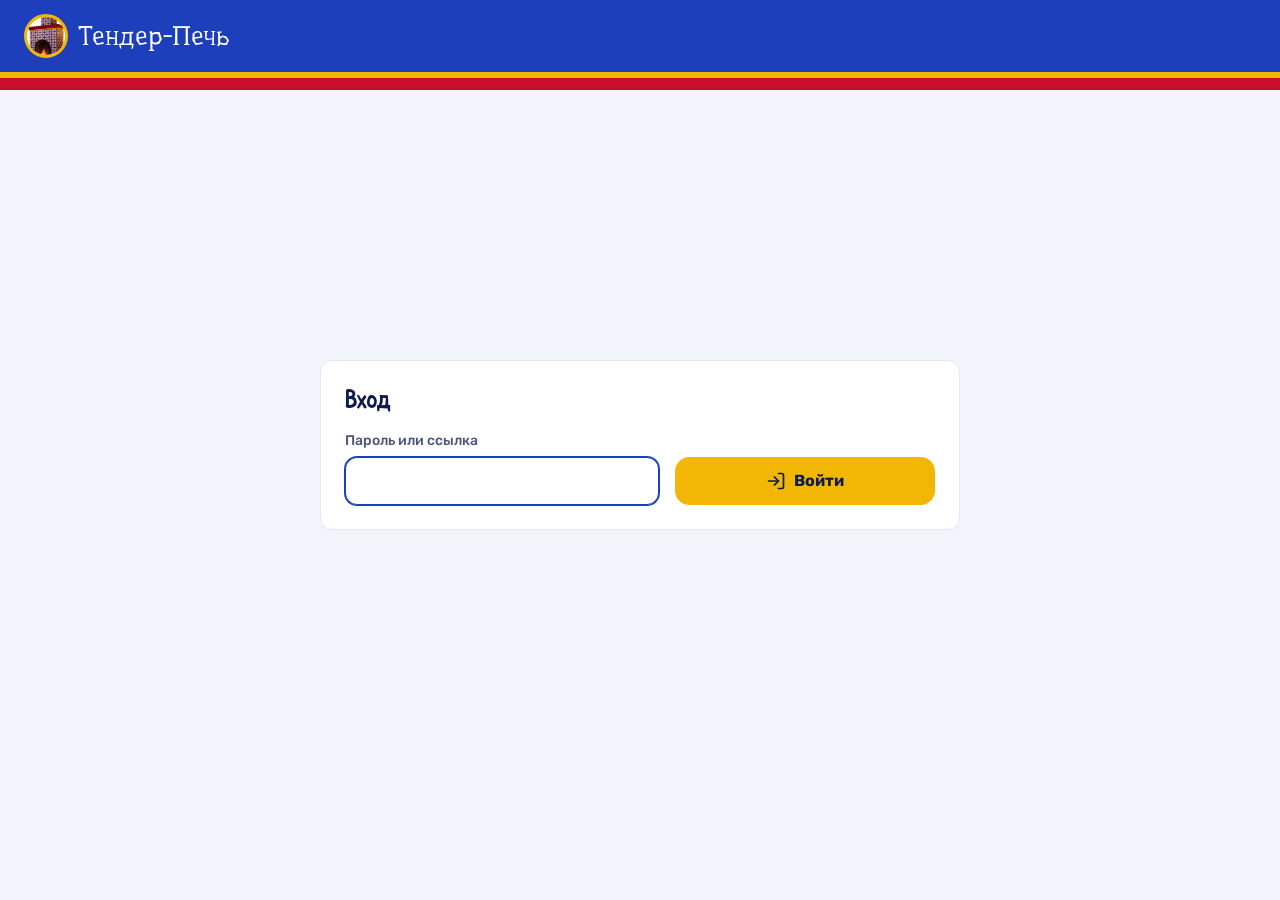
<file: index.html>
<!doctype html>
<html lang="ru">
  <head>
    <meta charset="UTF-8" />
    <meta name="viewport" content="width=device-width, initial-scale=1, viewport-fit=cover" />
    <meta name="robots" content="noindex, nofollow" />
    <meta name="theme-color" content="#1D3FBB" />
    <title>Тендер-Печь</title>
    <link rel="icon" type="image/svg+xml" href="/app/favicon.svg" />
    <script type="module" crossorigin src="/app/assets/index-CSOdQOcN.js"></script>
    <link rel="modulepreload" crossorigin href="/app/assets/rolldown-runtime-WkwZ5CU-.js">
    <link rel="stylesheet" crossorigin href="/app/assets/index-CZGWt4Nv.css">
    <link rel="manifest" href="/manifest.webmanifest" />
    <link rel="apple-touch-icon" href="/icons/apple-touch-icon.png" />
    <meta name="mobile-web-app-capable" content="yes" />
    <meta name="apple-mobile-web-app-capable" content="yes" />
    <meta name="apple-mobile-web-app-title" content="Тендер-Печь" />
    <meta name="apple-mobile-web-app-status-bar-style" content="black-translucent" />
    <script>if('serviceWorker' in navigator)window.addEventListener('load',function(){navigator.serviceWorker.register('/sw.js').catch(function(){})})</script>
    <meta property="og:type" content="website" />
    <meta property="og:site_name" content="Тендер-Печь" />
    <meta property="og:title" content="Админ-панель" />
    <meta property="og:description" content="Готовим сметы за 15 минут, а не за несколько дней" />
    <meta property="og:url" content="https://tender-pech.ru/" />
    <meta property="og:image" content="https://tender-pech.ru/app/og-image.png?v=3" />
    <meta property="og:image:type" content="image/png" />
    <meta property="og:image:width" content="1200" />
    <meta property="og:image:height" content="630" />
    <meta property="og:image:alt" content="Тендер-Печь: смета за 15 минут" />
    <meta property="og:locale" content="ru_RU" />
    <meta name="twitter:card" content="summary_large_image" />
    <meta name="description" content="Готовим сметы за 15 минут, а не за несколько дней" />
  </head>
  <body>
    <div id="root"></div>
  </body>
</html>
</file>
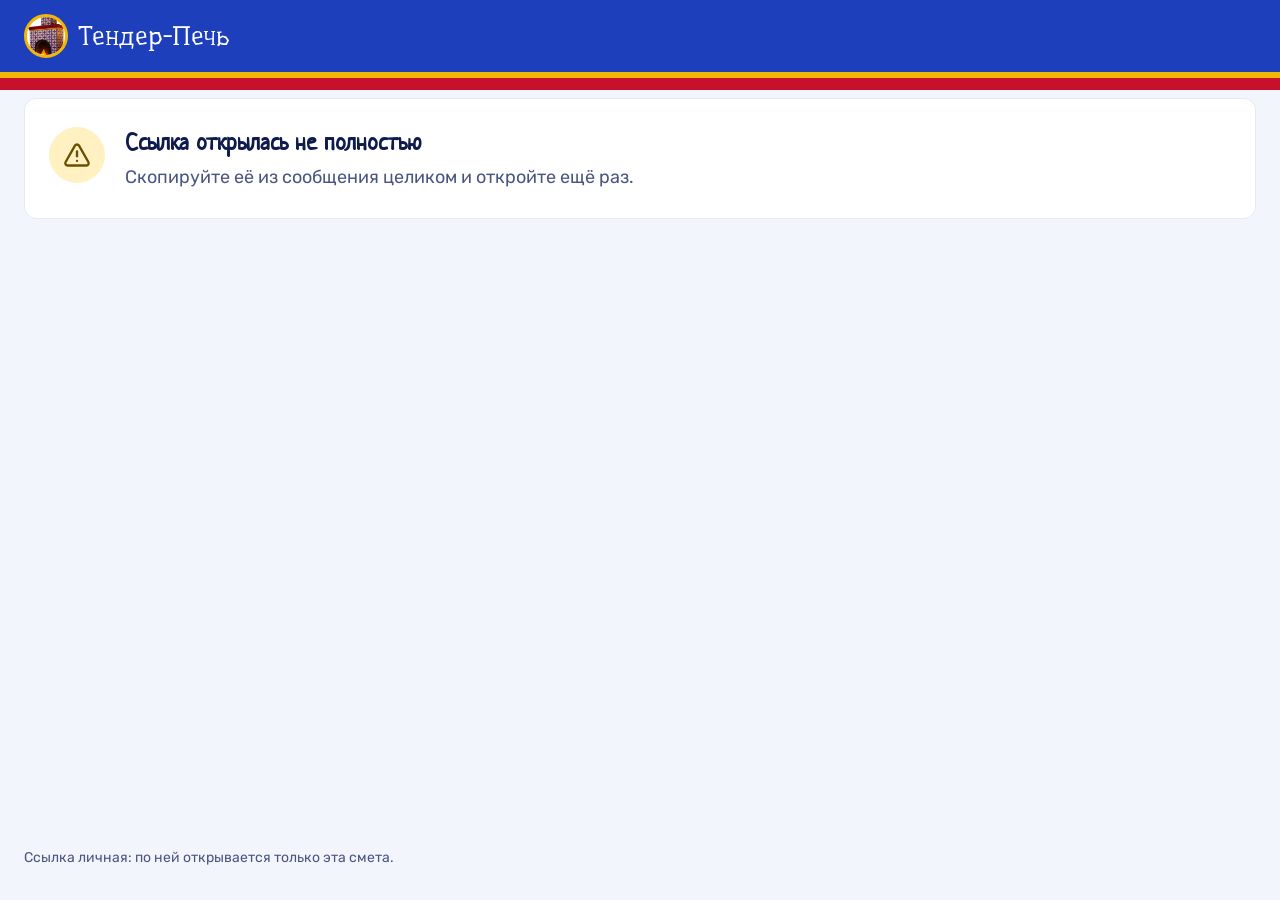
<file: app/index.html>
<!doctype html>
<html lang="ru">
  <head>
    <meta charset="UTF-8" />
    <meta name="viewport" content="width=device-width, initial-scale=1, viewport-fit=cover" />
    <meta name="robots" content="noindex, nofollow" />
    <meta name="theme-color" content="#1D3FBB" />
    <title>Тендер-Печь</title>
    <link rel="icon" type="image/svg+xml" href="/app/favicon.svg" />
    <script type="module" crossorigin src="/app/assets/index-CSOdQOcN.js"></script>
    <link rel="modulepreload" crossorigin href="/app/assets/rolldown-runtime-WkwZ5CU-.js">
    <link rel="stylesheet" crossorigin href="/app/assets/index-CZGWt4Nv.css">
    <link rel="manifest" href="/manifest.webmanifest" />
    <link rel="apple-touch-icon" href="/icons/apple-touch-icon.png" />
    <meta name="mobile-web-app-capable" content="yes" />
    <meta name="apple-mobile-web-app-capable" content="yes" />
    <meta name="apple-mobile-web-app-title" content="Тендер-Печь" />
    <meta name="apple-mobile-web-app-status-bar-style" content="black-translucent" />
    <script>if('serviceWorker' in navigator)window.addEventListener('load',function(){navigator.serviceWorker.register('/sw.js').catch(function(){})})</script>
    <meta property="og:type" content="website" />
    <meta property="og:site_name" content="Тендер-Печь" />
    <meta property="og:title" content="Тендер-Печь" />
    <meta property="og:description" content="Смета по тендеру: откройте и проверьте позиции" />
    <meta property="og:url" content="https://tender-pech.ru/app/" />
    <meta property="og:image" content="https://tender-pech.ru/app/og-image.png?v=3" />
    <meta property="og:image:type" content="image/png" />
    <meta property="og:image:width" content="1200" />
    <meta property="og:image:height" content="630" />
    <meta property="og:image:alt" content="Тендер-Печь: смета за 15 минут" />
    <meta property="og:locale" content="ru_RU" />
    <meta name="twitter:card" content="summary_large_image" />
    <meta name="description" content="Смета по тендеру: откройте и проверьте позиции" />
  </head>
  <body>
    <div id="root"></div>
  </body>
</html>
</file>
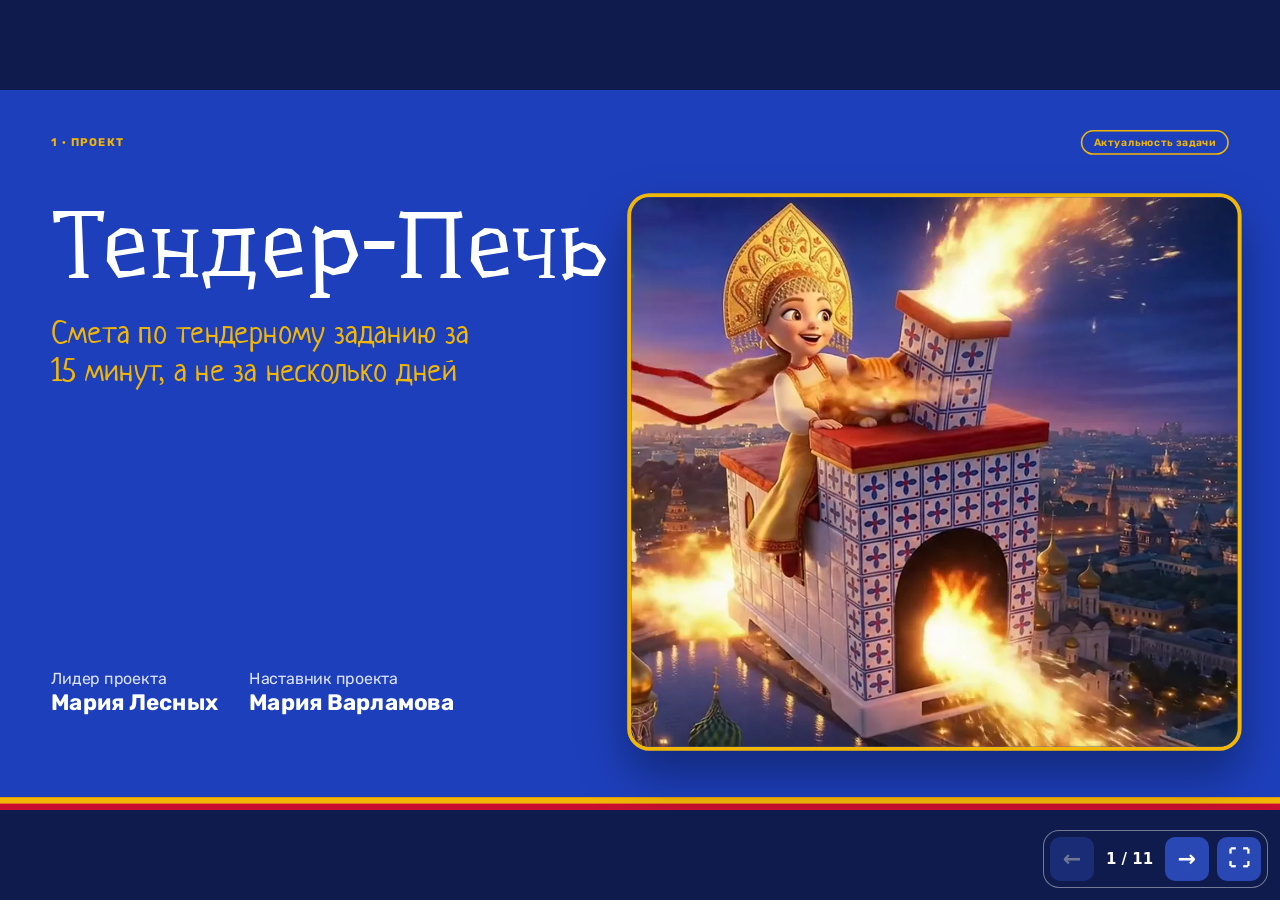
<file: prezentaciya/index.html>
<!doctype html>
<html lang="ru">
<head>
<meta charset="utf-8">
<meta name="viewport" content="width=device-width,initial-scale=1">
<title>Тендер-Печь · презентация для сцены</title>
<meta name="description" content="Тендер-Печь готовит сметы по тендерным заданиям. Презентация проекта для защиты.">
<meta property="og:title" content="Тендер-Печь · презентация для сцены">
<meta property="og:description" content="Как Тендер-Печь помогает тендерному отделу готовить сметы">
<meta property="og:type" content="website">
<meta property="og:url" content="https://tender-pech.ru/prezentaciya/">
<meta property="og:site_name" content="Тендер-Печь">
<meta property="og:locale" content="ru_RU">
<meta property="og:image" content="https://tender-pech.ru/prezentaciya/og.jpg">
<meta property="og:image:width" content="1200">
<meta property="og:image:height" content="630">
<meta property="og:image:type" content="image/jpeg">
<meta property="og:image:alt" content="Тендер-Печь">
<meta name="twitter:card" content="summary_large_image">
<meta name="twitter:image" content="https://tender-pech.ru/prezentaciya/og.jpg">
<link rel="preconnect" href="https://fonts.gstatic.com" crossorigin>
<link rel="stylesheet" href="https://fonts.googleapis.com/css2?family=Underdog&family=Neucha&family=Rubik:wght@400;600;700&display=swap">
<link rel="stylesheet" href="fonts.css">
<style>
:root{--blue:#1D3FBB;--red:#C8102E;--yel:#F2B705;--fire:#FF6B00;--ink:#0F1B4C;--muted:#4A5580;--bg:#F3F5FD;--line:#D9DEEA;
--h:Underdog,'Times New Roman',serif;--s:Neucha,Georgia,serif;--b:Rubik,Arial,sans-serif}
h2,.sub,.port b,.pill,.ig .card h3{font-weight:400!important}
.big,.card .n,.step b,.lideri b{font-family:var(--b)!important;font-weight:700!important;letter-spacing:-.01em}
td,th{font-family:var(--b)!important}
.itog table{font-size:16px}.itog td{padding:11px 14px}.itog th{padding:11px 14px;font-size:13px}.itog td:nth-child(2),.itog td:nth-child(3){font-weight:700;white-space:nowrap}
.s1 .sub{max-width:600px!important}
*{box-sizing:border-box;margin:0}
html{scroll-snap-type:y mandatory;scroll-behavior:smooth}
body{background:var(--bg);color:var(--ink);font:400 20px/1.45 var(--b)}
.scr{min-height:900px;scroll-snap-align:start;position:relative;overflow:hidden;padding:56px 64px 0;display:flex;flex-direction:column}
.blue{background:var(--blue);color:#fff}
.tile{background-image:url("data:image/svg+xml,%3Csvg xmlns='http://www.w3.org/2000/svg' width='110' height='110'%3E%3Crect width='110' height='110' fill='%23fff'/%3E%3Crect x='4' y='4' width='102' height='102' fill='none' stroke='%231D3FBB' stroke-width='6'/%3E%3Cellipse cx='55' cy='33' rx='9' ry='16' fill='%231D3FBB'/%3E%3Cellipse cx='55' cy='77' rx='9' ry='16' fill='%231D3FBB'/%3E%3Cellipse cx='33' cy='55' rx='16' ry='9' fill='%231D3FBB'/%3E%3Cellipse cx='77' cy='55' rx='16' ry='9' fill='%231D3FBB'/%3E%3Ccircle cx='55' cy='55' r='9' fill='%23C8102E'/%3E%3C/svg%3E");background-size:55px}
.top{display:flex;justify-content:space-between;align-items:center;font:700 14px/1 var(--b);letter-spacing:.12em;text-transform:uppercase;color:var(--blue)}
.blue .top{color:var(--yel)}
.crit{font:600 13px/1 var(--b);letter-spacing:.04em;text-transform:none;border:2px solid currentColor;border-radius:99px;padding:7px 14px}
h1{font:400 clamp(56px,128px,120px)/1 var(--h);margin-top:54px}
h2{font:700 clamp(36px,70.4px,64px)/1.08 var(--s);margin:22px 0 0;max-width:1100px}
.sub{font:700 clamp(26px,44.8px,40px)/1.2 var(--s);color:var(--yel);margin-top:24px;max-width:900px}
.lead{font-size:22px;color:var(--muted);margin-top:18px;max-width:820px}
.blue .lead{color:#DCE3FF}
.big{font:700 clamp(64px,128px,128px)/1 var(--s);color:var(--blue)}
.blue .big{color:var(--yel)}
.row{display:flex;gap:24px;margin-top:40px;flex-wrap:wrap;position:relative;z-index:2}
.card{flex:1 1 220px;background:#fff;border-radius:20px;padding:26px 28px;border:2px solid var(--line)}
.card.on{background:var(--blue);color:#fff;border-color:var(--blue)}
.card .n{font:700 clamp(40px,64px,64px)/1 var(--s);color:var(--blue)}
.card.on .n{color:var(--yel)}
.card .t{margin-top:10px;font-size:18px;color:var(--muted)}
.card.on .t{color:#DCE3FF}
.src{display:block;margin-top:10px;font-size:13px;color:#8A93B8}
.todo{display:inline-block;background:#FFF1C2;color:#7A5A00;font:600 13px/1 var(--b);border-radius:6px;padding:5px 8px;margin-top:10px}
.steps{display:grid;grid-template-columns:repeat(4,1fr);gap:20px;margin-top:40px;position:relative;z-index:2}
.step{background:#fff;border-radius:20px;padding:24px;border:2px solid var(--line)}
.step b{display:block;font:700 44px/1 var(--s);color:var(--red)}
.step p{margin-top:10px;font-size:19px}
.shot{margin-top:14px;height:120px;border-radius:12px;border:2px dashed var(--line);display:flex;align-items:center;justify-content:center;font-size:13px;color:#8A93B8;text-align:center;padding:8px}
table{border-collapse:collapse;margin-top:36px;width:100%;max-width:1150px;font-size:19px;position:relative;z-index:2;background:#fff;border-radius:16px;overflow:hidden}
th,td{text-align:left;padding:14px 18px;border-bottom:1px solid var(--line)}
th{background:var(--blue);color:#fff;font:600 15px var(--b)}
.list{margin-top:32px;display:grid;gap:14px;max-width:1100px;position:relative;z-index:2}
.li{display:grid;grid-template-columns:1fr 210px;gap:16px;background:#fff;border-radius:16px;padding:18px 22px;border:2px solid var(--line);align-items:center}
.li span{color:var(--muted);font-size:17px}
.heroes{position:absolute;left:0;right:0;bottom:0;height:306px;pointer-events:none;z-index:1}
.heroes img{position:absolute;bottom:0;height:100%;object-fit:contain;filter:drop-shadow(0 10px 18px rgba(15,27,76,.25))}
.ground{position:absolute;left:0;right:0;bottom:0;height:22px;background:var(--red);border-top:8px solid var(--yel);z-index:0}
.film{margin-top:30px;border-radius:20px;overflow:hidden;max-width:760px;position:relative;z-index:2;border:4px solid var(--yel)}
.film img,.film video{display:block;width:100%}
.heroes img.pk{border:4px solid var(--yel);border-radius:22px 22px 0 0;border-bottom:0;object-fit:cover;filter:drop-shadow(0 10px 18px rgba(15,27,76,.3))}
.lideri{position:relative;margin:auto 0 64px;padding-top:32px;z-index:2;display:flex;gap:40px;flex-wrap:wrap;font-size:20px;color:#DCE3FF}
.lideri b{display:block;color:#fff;font:700 28px/1.15 var(--s)}
.plan{display:grid;grid-template-columns:1fr;gap:32px;margin-top:32px;position:relative;z-index:2;max-width:1300px;align-items:start}
.plan .list{margin-top:0}
.porty{display:grid;gap:16px}
.port{display:flex;gap:14px;align-items:center;background:#fff;border:2px solid var(--line);border-radius:18px;padding:12px}
.port img{width:96px;height:96px;border-radius:14px;object-fit:cover;border:3px solid var(--yel)}
.port b{display:block;font:700 22px/1.15 var(--s)}
.port span{color:var(--muted);font-size:16px}
.itog{display:grid;grid-template-columns:minmax(0,1fr) minmax(0,1fr);gap:28px;align-items:start;max-width:none;position:relative;z-index:2}
.itog table{margin-top:36px}
.itog .kadr{margin-top:36px;min-height:0}
/* экран 1: печь влетает и приземляется */
.s1 h1,.s1 .sub,.s1 .lead{max-width:min(860px,736px);position:relative;z-index:3}
.let{position:absolute;right:48px;bottom:30px;width:min(768px,820px);z-index:2;opacity:0}
.let img{display:block;width:100%;border-radius:28px;border:5px solid var(--yel);box-shadow:0 30px 60px rgba(0,0,0,.35)}
.let::before{content:"";position:absolute;right:62%;top:58%;width:1120px;height:120px;transform:rotate(-24deg);transform-origin:right center;border-radius:60px;background:linear-gradient(90deg,transparent,rgba(255,107,0,.0) 10%,rgba(255,170,40,.75) 75%,#FFE27A);filter:blur(14px);opacity:0;z-index:-1}
.let::after{content:"";position:absolute;left:5%;right:5%;bottom:-18px;height:40px;border-radius:50%;background:radial-gradient(closest-side,rgba(255,226,122,.9),transparent);opacity:0;transform:scale(.3)}
.in .let{animation:letit 2.4s cubic-bezier(.22,.8,.3,1) .3s forwards,parit 5s ease-in-out 3s infinite}
.in .let::before{animation:hvost 2.4s ease-out .3s forwards}
.in .let::after{animation:pyl 1.2s ease-out 2.05s forwards}
@keyframes letit{0%{opacity:0;transform:translate(-1200px,-810px) rotate(-28deg) scale(.25)}12%{opacity:1}70%{transform:translate(0,6px) rotate(3deg) scale(1.03)}80%{transform:translate(0,-18px) rotate(-1.5deg) scale(1)}90%{transform:translate(0,4px) rotate(.5deg)}100%{opacity:1;transform:none}}
@keyframes hvost{0%,10%{opacity:0}30%{opacity:1}75%{opacity:.6}100%{opacity:0}}
@keyframes pyl{0%{opacity:0;transform:scale(.3)}30%{opacity:1}100%{opacity:0;transform:scale(1.6)}}
@keyframes parit{0%,100%{opacity:1;transform:translateY(0) rotate(0)}50%{opacity:1;transform:translateY(-10px) rotate(-.6deg)}}
/* кот пробегает по нижней границе прыжками */
.hodit{position:absolute;bottom:28px;left:-192px;height:135px;z-index:3;pointer-events:none;filter:drop-shadow(0 8px 10px rgba(15,27,76,.25))}
.in .hodit{animation:hodit 16s linear 1.5s infinite}
@keyframes hodit{0%{left:-192px;transform:translateY(0)}5%{transform:translateY(-54px)}10%{transform:translateY(0)}15%{transform:translateY(-54px)}20%{transform:translateY(0)}25%{transform:translateY(-54px)}30%{transform:translateY(0)}35%{transform:translateY(-54px)}40%{transform:translateY(0)}45%{transform:translateY(-54px)}50%{transform:translateY(0)}55%{transform:translateY(-54px)}60%{left:1680px;transform:translateY(0)}100%{left:1680px}}
/* интеграции: большая печь справа */
.igw{display:grid;grid-template-columns:minmax(0,1fr) min(544px,560px);gap:36px;align-items:end;position:relative;z-index:2}
.bigpech{width:100%;border-radius:26px;border:5px solid var(--yel);display:block;margin-bottom:60px;box-shadow:0 20px 40px rgba(15,27,76,.25)}
@media (prefers-reduced-motion:reduce){.let{opacity:1}.in .let,.in .hodit{animation:none}.hodit{display:none}}
a.shotimg{display:block;margin-top:14px;border-radius:12px;overflow:hidden;border:2px solid var(--line);aspect-ratio:16/10;background:#fff}
a.shotimg img{display:block;width:100%;height:100%;object-fit:cover;object-position:top left;transition:transform .3s}
a.shotimg:hover img{transform:scale(1.04)}
.kadr{flex:1.4 1 360px;border-radius:20px;overflow:hidden;border:4px solid var(--yel);position:relative;z-index:2;align-self:stretch;min-height:220px}
.kadr img{display:block;width:100%;height:100%;object-fit:cover}
.ig{display:grid;grid-template-columns:3fr 2fr;gap:24px;margin-top:40px;position:relative;z-index:2;max-width:1200px}
.ig .card h3{font:700 26px/1.15 var(--s);color:var(--blue)}
.pills{display:flex;flex-wrap:wrap;gap:12px;margin-top:18px}
.pill{display:inline-flex;align-items:center;gap:10px;min-height:60px;padding:0 24px;border-radius:99px;background:#E3E9FF;font:700 22px/1 var(--s)}
.pill::before{content:"✓";color:#fff;background:var(--blue);width:26px;height:26px;border-radius:50%;display:grid;place-items:center;font:700 15px/1 var(--b)}
.pill.pt{background:#FDF0C4}.pill.pt::before{background:var(--red)}
.more{margin-top:24px;display:flex;align-items:center;gap:20px;padding:22px 28px;border:3px dashed var(--blue);border-radius:20px;background:#fff;max-width:1200px;position:relative;z-index:2}
.more .plus{flex:none;width:56px;height:56px;border-radius:50%;background:var(--blue);color:#fff;display:grid;place-items:center;font:700 34px/1 var(--b)}
.more b{display:block;font:700 26px/1.15 var(--s);color:var(--blue)}
.more span{color:var(--muted)}
.film i{position:absolute;inset:0;display:flex;align-items:center;justify-content:center;font:700 22px var(--b);color:#fff;background:rgba(15,27,76,.35);font-style:normal}
.team{display:flex;gap:24px;margin-top:40px;flex-wrap:wrap;position:relative;z-index:2}
.team .card b{font:700 26px/1.15 var(--s)}
.qr{width:110px;height:110px;background:#fff;border-radius:12px;display:flex;align-items:center;justify-content:center;color:var(--blue);font:700 13px var(--b);text-align:center}
/* motion: появление при прокрутке */
.rv{opacity:0;transform:translateY(40px);transition:opacity .7s ease,transform .7s cubic-bezier(.2,.7,.2,1)}
.in .rv{opacity:1;transform:none}
.in .rv:nth-child(2){transition-delay:.12s}.in .rv:nth-child(3){transition-delay:.24s}.in .rv:nth-child(4){transition-delay:.36s}
.heroes img{transform:translateY(110%);transition:transform .9s cubic-bezier(.2,.8,.2,1.1) .25s}
.in .heroes img{transform:none;animation:bob 4s ease-in-out 1.3s infinite}
@keyframes bob{50%{transform:translateY(-8px)}}
.nav{position:fixed;right:22px;top:50%;transform:translateY(-50%);display:grid;gap:10px;z-index:9}
.nav a{width:12px;height:12px;border-radius:50%;background:#B7C0E4;display:block}
.nav a.on{background:var(--red)}
.note{position:fixed;left:16px;bottom:16px;z-index:9;background:#111;color:#fff;font:500 13px var(--b);padding:8px 12px;border-radius:8px;opacity:.85}
@media (prefers-reduced-motion:reduce){.rv,.heroes img{transition:none;opacity:1;transform:none;animation:none}}
</style>

<style>
html,body{width:100%;height:100%;overflow:hidden;scroll-snap-type:none;background:#0F1B4C}
#deck{width:1600px;height:900px;position:absolute;top:50%;left:50%;transform:translate(-50%,-50%) scale(var(--scale, .7))}
.scr{width:100%;height:100%;min-height:0;padding:50px 64px 86px}
.scr[hidden]{display:none}
.scr .row{margin-top:28px}
.scr .card{min-width:0}
.scr .kadr{min-width:0;min-height:0;max-height:310px}
.scr .kadr img{height:100%;object-fit:contain;background:var(--ink)}
.scr .shotimg img{object-fit:contain}
.scr .film{max-width:600px;margin-top:24px}
.scr .itog{grid-template-columns:minmax(0,1.35fr) minmax(0,1fr)}
.scr .itog table{font-size:19px}.scr .itog th{font-size:16px}
.scr .itog .kadr img{height:auto}
.scr .igw{align-items:start}
.scr .bigpech{margin:70px 0 0}
.scr .lideri{margin-bottom:32px}
.scr .let{bottom:74px}
.scr .ground{height:16px}
.scr .heroes{bottom:16px}
.controls{display:flex;align-items:center;gap:8px;position:fixed;z-index:10;right:max(12px,env(safe-area-inset-right));bottom:max(12px,env(safe-area-inset-bottom));color:#fff;background:#0f1b4c;border:1px solid #FFFFFF6B;border-radius:16px;padding:6px;font:600 15px/1 system-ui,sans-serif}
.controls button{border:0;border-radius:10px;color:inherit;background:#2948b4;width:44px;height:44px;font:inherit;font-size:22px;cursor:pointer}
.controls button:disabled{opacity:.4;cursor:default}
.controls output{min-width:55px;text-align:center}
.controls button:focus-visible{outline:2px solid #F2B705;outline-offset:2px}
@media (max-width:600px){.controls{right:50%;transform:translateX(50%)}}
</style>
</head>

<body>
<main id="deck" aria-label="Презентация «Тендер-Печь»">
<section id="slide-1" class="scr in blue s1">
  <div class="top"><span>1 · Проект</span><span class="crit">Актуальность задачи</span></div>
  <h1 class="rv">Тендер-Печь</h1>
  <div class="sub rv">Смета по тендерному заданию за 15&nbsp;минут, а не за несколько дней</div>
  <div class="lideri rv"><div>Лидер проекта<b>Мария Лесных</b></div><div>Наставник проекта<b>Мария Варламова</b></div></div>
  <div class="let"><img src="img/pech-let.webp" alt="Тендер-Печь летит над Москвой"></div>
  <div class="ground"></div>
</section>

<section id="slide-2" hidden class="scr">
  <div class="top"><span>2 · Как было</span><span class="crit">Проблема в цифрах</span></div>
  <h2 class="rv">Тендерный отдел ждал смету от менеджеров от 1 до 7 дней</h2>
  <div class="row">
    <div class="card rv"><div class="n">1–7 дней</div><div class="t">ожидание сметы от менеджеров</div><span class="src">Источник: опрос тендерного отдела, презентация 22.10</span></div>
    <div class="card rv"><div class="n">Более 100</div><div class="t">тендеров не успеваем подать за сезон</div></div>
    <div class="kadr rv"><img src="img/kadr-32.webp" alt="Кадр мультика: «Где мои сметы?»"></div>
  </div>
  <div class="heroes" style="z-index:3"><img src="img/kot-spit.webp" style="left:10%;height:55%" alt=""></div>
  <div class="ground"></div>
</section>

<section id="slide-3" hidden class="scr">
  <div class="top"><span>3 · Как работает</span><span class="crit">Решение</span></div>
  <h2 class="rv">От ТЗ до согласованной сметы за четыре шага</h2>
  <div class="steps">
    <div class="step rv"><b>1</b><p>Тендерный отдел загружает ТЗ</p><a class="shotimg" href="img/scr-1-zagruzka.webp" target="_blank"><img src="img/scr-1-zagruzka.webp" alt="Окно загрузки ТЗ"></a></div>
    <div class="step rv"><b>2</b><p>Печь создаёт черновик по прайсам трёх компаний</p><a class="shotimg" href="img/scr-2-smeta.webp" target="_blank"><img src="img/scr-2-smeta.webp" alt="Готовая смета Тендер-Печи"></a></div>
    <div class="step rv"><b>3</b><p>Менеджер правит по своей ссылке</p><a class="shotimg" href="img/scr-3-menedzher.webp" target="_blank"><img src="img/scr-3-menedzher.webp" alt="Смета менеджера"></a></div>
    <div class="step rv"><b>4</b><p>Мария сравнивает версии и согласует</p><a class="shotimg" href="img/scr-4-sravnenie.webp" target="_blank"><img src="img/scr-4-sravnenie.webp" alt="Сравнение версий сметы"></a></div>
  </div>
  <div class="ground"></div>
</section>

<section id="slide-4" hidden class="scr">
  <div class="top"><span>4 · Что запущено</span><span class="crit">Работоспособность</span></div>
  <h2 class="rv">Работает с 21 октября 2026 на реальных тендерах</h2>
  <div class="row">
    <div class="card on rv"><div class="n">26</div><div class="t">тендеров прошли через Печь</div></div>
    <div class="card rv"><div class="n">37</div><div class="t">смет: 26 от Печи, 11 от менеджеров</div></div>
    <div class="card rv"><div class="n">35</div><div class="t">ссылок менеджерам трёх компаний</div></div>
    <div class="card rv"><div class="n">40 млн ₽</div><div class="t">общий объём посчитанных смет</div></div>
  </div>
  <div class="row"><div class="kadr rv" style="flex:0 1 620px;min-height:0"><img src="img/kadr-98.webp" alt="Кадр мультика: менеджеры у Тендер-Печи"></div></div>
  <div class="ground"></div>
</section>

<section id="slide-5" hidden class="scr blue">
  <div class="top"><span>5 · До и после</span><span class="crit">Измеримый результат</span></div>
  <h2 class="rv">Было и стало</h2>
  <div class="row">
    <div class="card rv"><div class="n">1–7 дней → 15 мин</div><div class="t">смета для тендера</div><span class="src">опрос отдела и замер в программе</span></div>
    <div class="card on rv" style="background:#132C8F"><div class="n">44 секунды</div><div class="t">черновик сметы от Печи, медиана по 26 тендерам</div><span class="src" style="color:#B8C4F5">база программы, 13.11</span></div>
    <div class="card on rv" style="background:#132C8F"><div class="n">до 80%</div><div class="t">сметы готово до менеджера</div></div>
  </div>
  <div class="row"><div class="kadr rv" style="flex:0 1 640px;min-height:0"><img src="img/kadr-108.webp" alt="Кадр мультика: печь испекла смету"></div></div>
  <div class="ground"></div>
</section>

<section id="slide-6" hidden class="scr">
  <div class="top"><span>6 · Эффект в декабре</span><span class="crit">Экономический эффект</span></div>
  <h2 class="rv">Что даст высокий сезон</h2>
  <div class="row">
    <div class="card on rv"><div class="n">×3</div><div class="t">тендеров в неделю на того же человека</div></div>
    <div class="card rv"><div class="n">≈1 450 ч</div><div class="t">часов менеджеров сэкономили на 26 сметах</div><span class="src">было: 26 смет × 7 дней × 8 ч; стало: 15 минут на смету</span></div>
    <div class="card rv"><div class="n">+30 млн ₽</div><div class="t">дополнительной выручки в высокий сезон</div></div>
    <div class="kadr rv"><img src="img/kadr-92.webp" alt="Кадр мультика: печь в искрах, менеджеры радуются"></div>
  </div>
  <img class="hodit" src="img/kot-sidit.webp" alt="">
  <div class="ground"></div>
</section>

<section id="slide-7" hidden class="scr blue">
  <div class="top"><span>7 · Внедрение</span><span class="crit">Внедрение в работу</span></div>
  <h2 class="rv">Кто работает в печи</h2>
  <div class="row">
    <div class="card on rv" style="background:#132C8F"><div class="n">2</div><div class="t">сотрудника тендерного отдела ведут тендеры</div></div>
    <div class="card on rv" style="background:#132C8F"><div class="n">3</div><div class="t">компании: Арт-Актив, Про Интерактив, Аренда Плюс</div></div>
    <div class="card on rv" style="background:#132C8F"><div class="n">15</div><div class="t">менеджеров подключаем к декабрю</div></div>
  </div>
  <div class="film rv" style="margin-bottom:70px"><img src="img/kadr-120.webp" alt="Кадр мультика: отдел работает с Тендер-Печью"></div>
  <div class="ground"></div>
</section>

<section id="slide-8" hidden class="scr">
  <div class="top"><span>7 · Внедрение</span><span class="crit">Интеграции</span></div>
  <div class="igw"><div>
  <h2 class="rv">Тендер-Печь уже работает с компаниями и партнёрами</h2>
  <div class="ig">
    <div class="card rv"><h3>Интегрирована с тремя компаниями</h3><div class="pills"><span class="pill">Аренда Плюс</span><span class="pill">Про Интерактив</span><span class="pill">Арт-Актив</span></div></div>
    <div class="card rv"><h3>Настроена интеграция с партнёрами</h3><div class="pills"><span class="pill pt">Каталист</span><span class="pill pt">Бар Стрит</span></div></div>
  </div>
  <div class="more rv"><span class="plus" aria-hidden="true">+</span><div><b>Скоро добавим других партнёров</b><span>Новый партнёр подключается одной кнопкой.</span></div></div>
  </div>
  <img class="bigpech rv" src="img/kadr-90.webp" alt="Тендер-Печь из мультика"></div>
  <div class="ground"></div>
</section>

<section id="slide-9" hidden class="scr">
  <div class="top"><span>8 · Что доделать</span><span class="crit">Общий срок 04.12</span></div>
  <h2 class="rv">Сквозная аналитика от ТЗ до выигранного тендера</h2>
  <div class="plan">
    <div class="list">
      <div class="li rv"><b>Сквозной отчёт по каждому тендеру: ТЗ, смета, менеджер, итог</b><span>Мария Варламова</span></div>
      <div class="li rv"><b>Счётчик смет и сэкономленных часов в кабинете</b><span>Мария Варламова</span></div>
      <div class="li rv"><b>Отметка «выиграли / не выиграли» и выручка по тендеру</b><span>Мария Лесных</span></div>
      <div class="li rv"><b>Подключить всех 15 менеджеров</b><span>Мария Лесных</span></div>
    </div>
      </div>
  <div class="ground"></div>
</section>

<section id="slide-10" hidden class="scr">
  <div class="top"><span>9 · Как проверим</span><span class="crit">Метрики успеха</span></div>
  <h2 class="rv">Итог в январе по данным сквозной аналитики</h2>
  <div class="itog">
  <table class="rv">
    <tr><th>Метрика</th><th>Сейчас</th><th>Цель на декабрь</th><th>Откуда данные</th></tr>
    <tr><td>Тендеров через Печь</td><td>26</td><td>60</td><td>счётчик в кабинете</td></tr>
    <tr><td>Смета для тендера</td><td>1–7 дней</td><td>15 мин</td><td>журнал событий</td></tr>
    <tr><td>Часов менеджеров сэкономлено</td><td>≈1 450 ч</td><td>≈3 300 ч</td><td>сквозная аналитика</td></tr>
    <tr><td>Менеджеров в работе</td><td>8</td><td>15</td><td>ссылки менеджеров</td></tr>
    <tr><td>Дополнительная выручка</td><td>считаем</td><td>+30 млн ₽</td><td>отметка «выиграли»</td></tr>
  </table>
  <div class="kadr rv"><img src="img/kadr-123.webp" alt="Кадр мультика: отдел празднует"></div>
  </div>
  <div class="ground"></div>
</section>

<section id="slide-11" hidden class="scr blue">
  <div class="top"><span>10 · Команда</span><span class="crit">Итог</span></div>
  <h2 class="rv" style="color:var(--yel)">Готовим сметы как горячие пирожки</h2>
  <div class="team">
    <div class="card on rv" style="background:#132C8F"><b>Мария Лесных</b><div class="t">лидер проекта, реализация и внедрение</div></div>
    <div class="card on rv" style="background:#132C8F"><b>Мария Варламова</b><div class="t">наставник проекта, реализация</div></div>
    <div class="card on rv" style="background:#132C8F"><b>Станислав Журавлёв</b><div class="t">идейный вдохновитель</div></div>
  </div>
  <div class="heroes"><img src="img/carevna.webp" style="left:6%" alt=""><img class="pk" src="img/pech-nasha.webp" style="left:40%;height:85%" alt="Тендер-Печь"><img class="pk" src="img/mudrec-moto.webp" style="right:5%;height:80%" alt="Станислав Журавлёв, мудрец 210"></div>
  <div class="ground"></div>
</section>
</main>
<nav class="controls" aria-label="Управление слайдами">
  <button type="button" id="previous" aria-label="Предыдущий слайд" title="Предыдущий слайд (←)">←</button>
  <output id="position" aria-live="polite"></output>
  <button type="button" id="next" aria-label="Следующий слайд" title="Следующий слайд (→)">→</button>
  <button type="button" id="fullscreen" aria-label="На весь экран" title="На весь экран (F)">⛶</button>
</nav>
<script>
const deck = document.querySelector('#deck');
const slides = Array.from(deck.querySelectorAll('section'));
const previous = document.querySelector('#previous');
const next = document.querySelector('#next');
const position = document.querySelector('#position');
const fullscreen = document.querySelector('#fullscreen');
let current = 0;

function resize() {
  deck.style.setProperty('--scale', Math.min(innerWidth / 1600, innerHeight / 900));
}

function show(index) {
  current = Math.max(0, Math.min(slides.length - 1, index));
  slides.forEach((slide, i) => {
    slide.hidden = i !== current;
    slide.classList.toggle('in', i === current);
  });
  position.value = (current + 1) + ' / ' + slides.length;
  previous.disabled = current === 0;
  next.disabled = current === slides.length - 1;
}

function toggleFullscreen() {
  const change = document.fullscreenElement ? document.exitFullscreen() : document.documentElement.requestFullscreen();
  change.catch(() => {});
}

resize();
show(0);
addEventListener('resize', resize);
previous.addEventListener('click', () => show(current - 1));
next.addEventListener('click', () => show(current + 1));
fullscreen.hidden = !document.fullscreenEnabled;
fullscreen.addEventListener('click', toggleFullscreen);
document.addEventListener('fullscreenchange', () => {
  const label = document.fullscreenElement ? 'Выйти из полноэкранного режима' : 'На весь экран';
  fullscreen.setAttribute('aria-label', label);
  fullscreen.title = label + ' (F)';
});
addEventListener('keydown', (event) => {
  if (event.altKey || event.ctrlKey || event.metaKey || event.defaultPrevented) return;
  if (event.key === ' ' && event.target.closest('a,button')) return;
  switch (event.key) {
    case 'ArrowRight': case 'ArrowDown': case 'PageDown': case ' ':
      show(current + 1);
      break;
    case 'ArrowLeft': case 'ArrowUp': case 'PageUp':
      show(current - 1);
      break;
    case 'Home': show(0); break;
    case 'End': show(slides.length - 1); break;
    case 'f': case 'F': case 'а': case 'А':
      if (document.fullscreenEnabled) toggleFullscreen();
      break;
    default: return;
  }
  event.preventDefault();
});
</script>
</body>
</html>
</file>
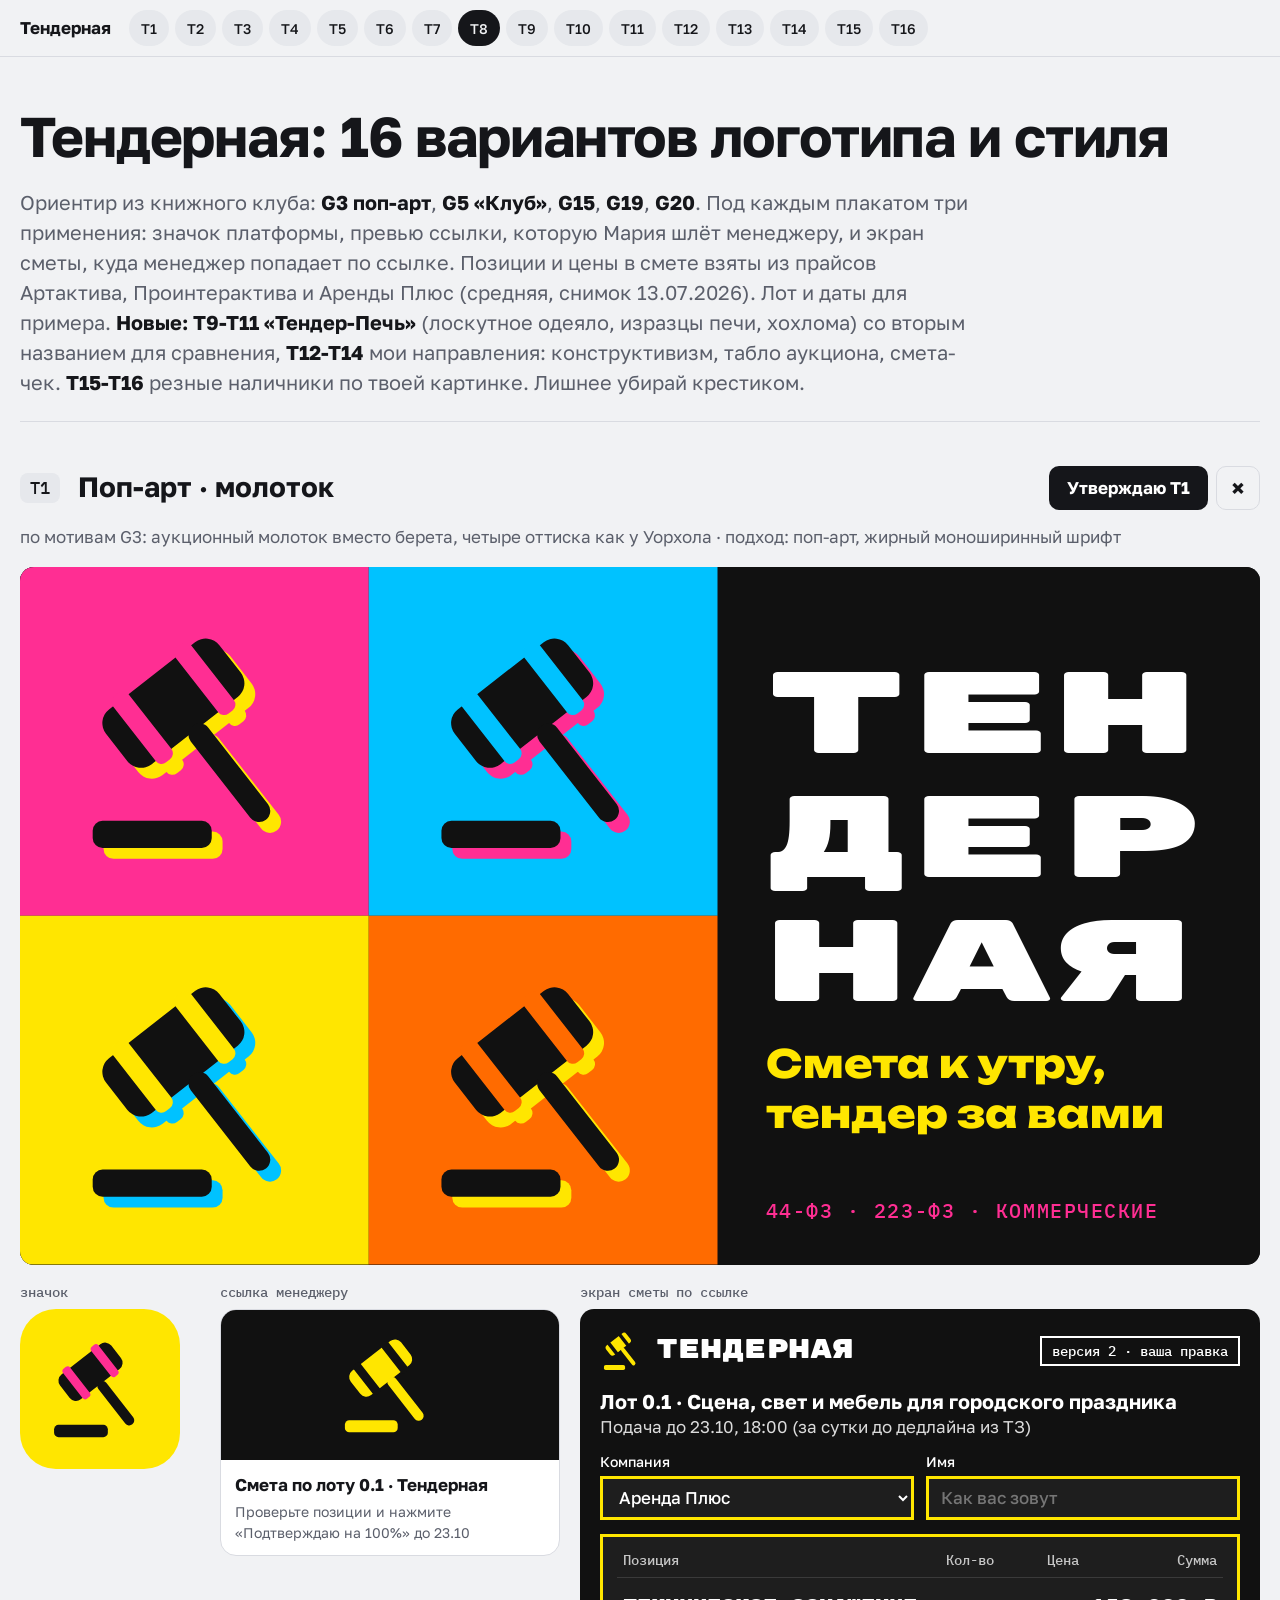
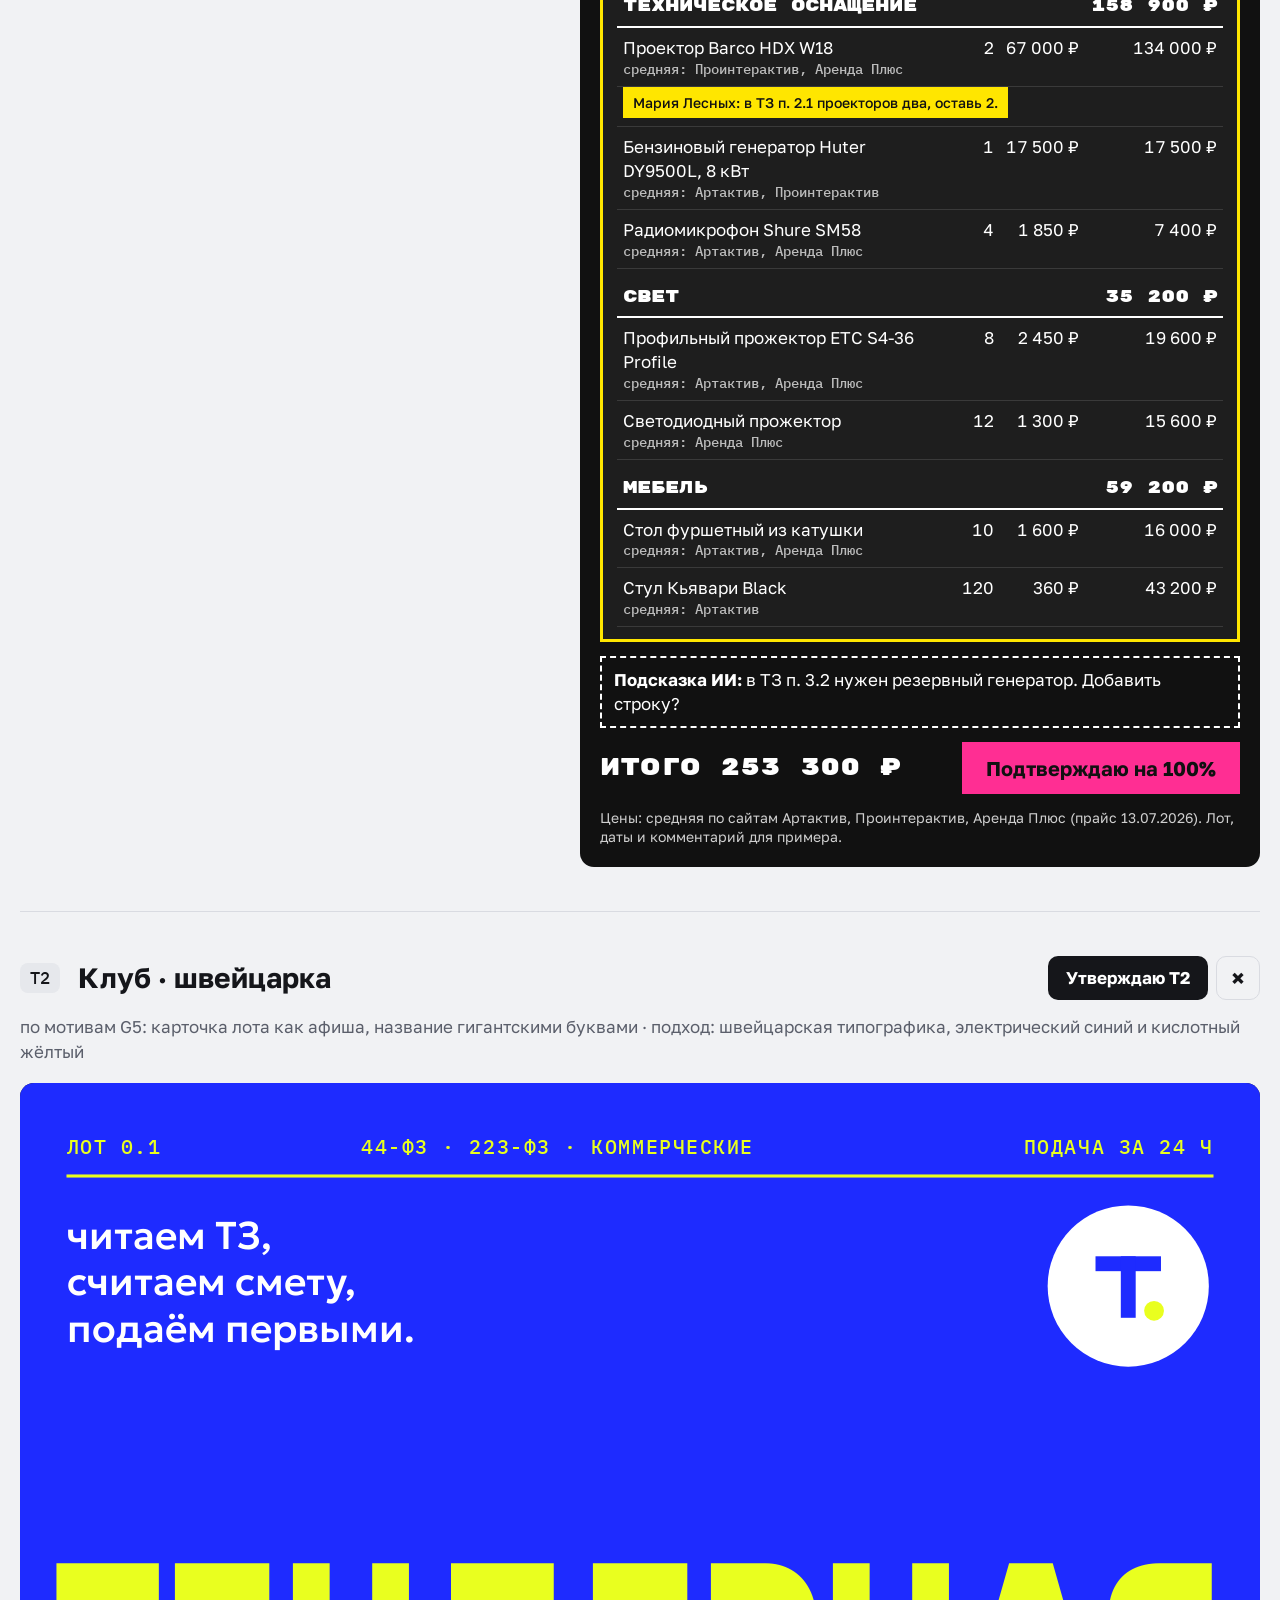
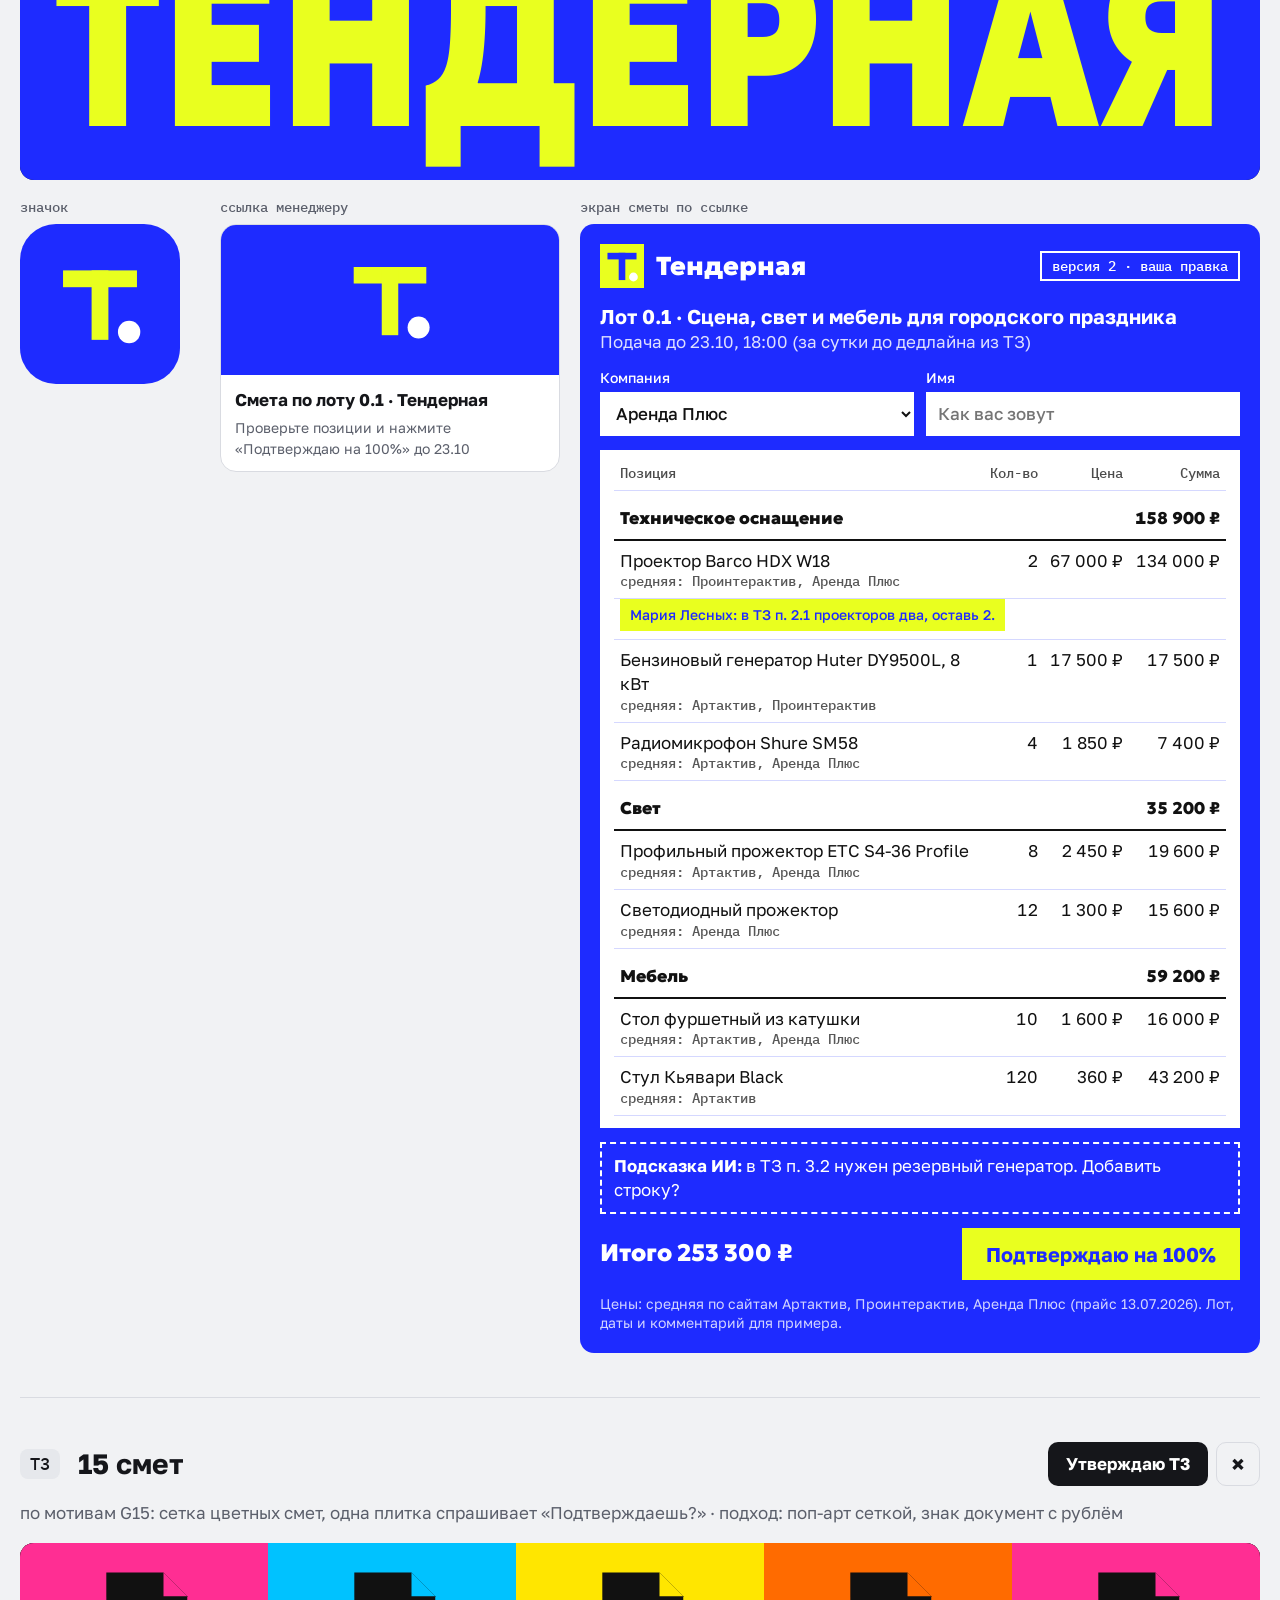
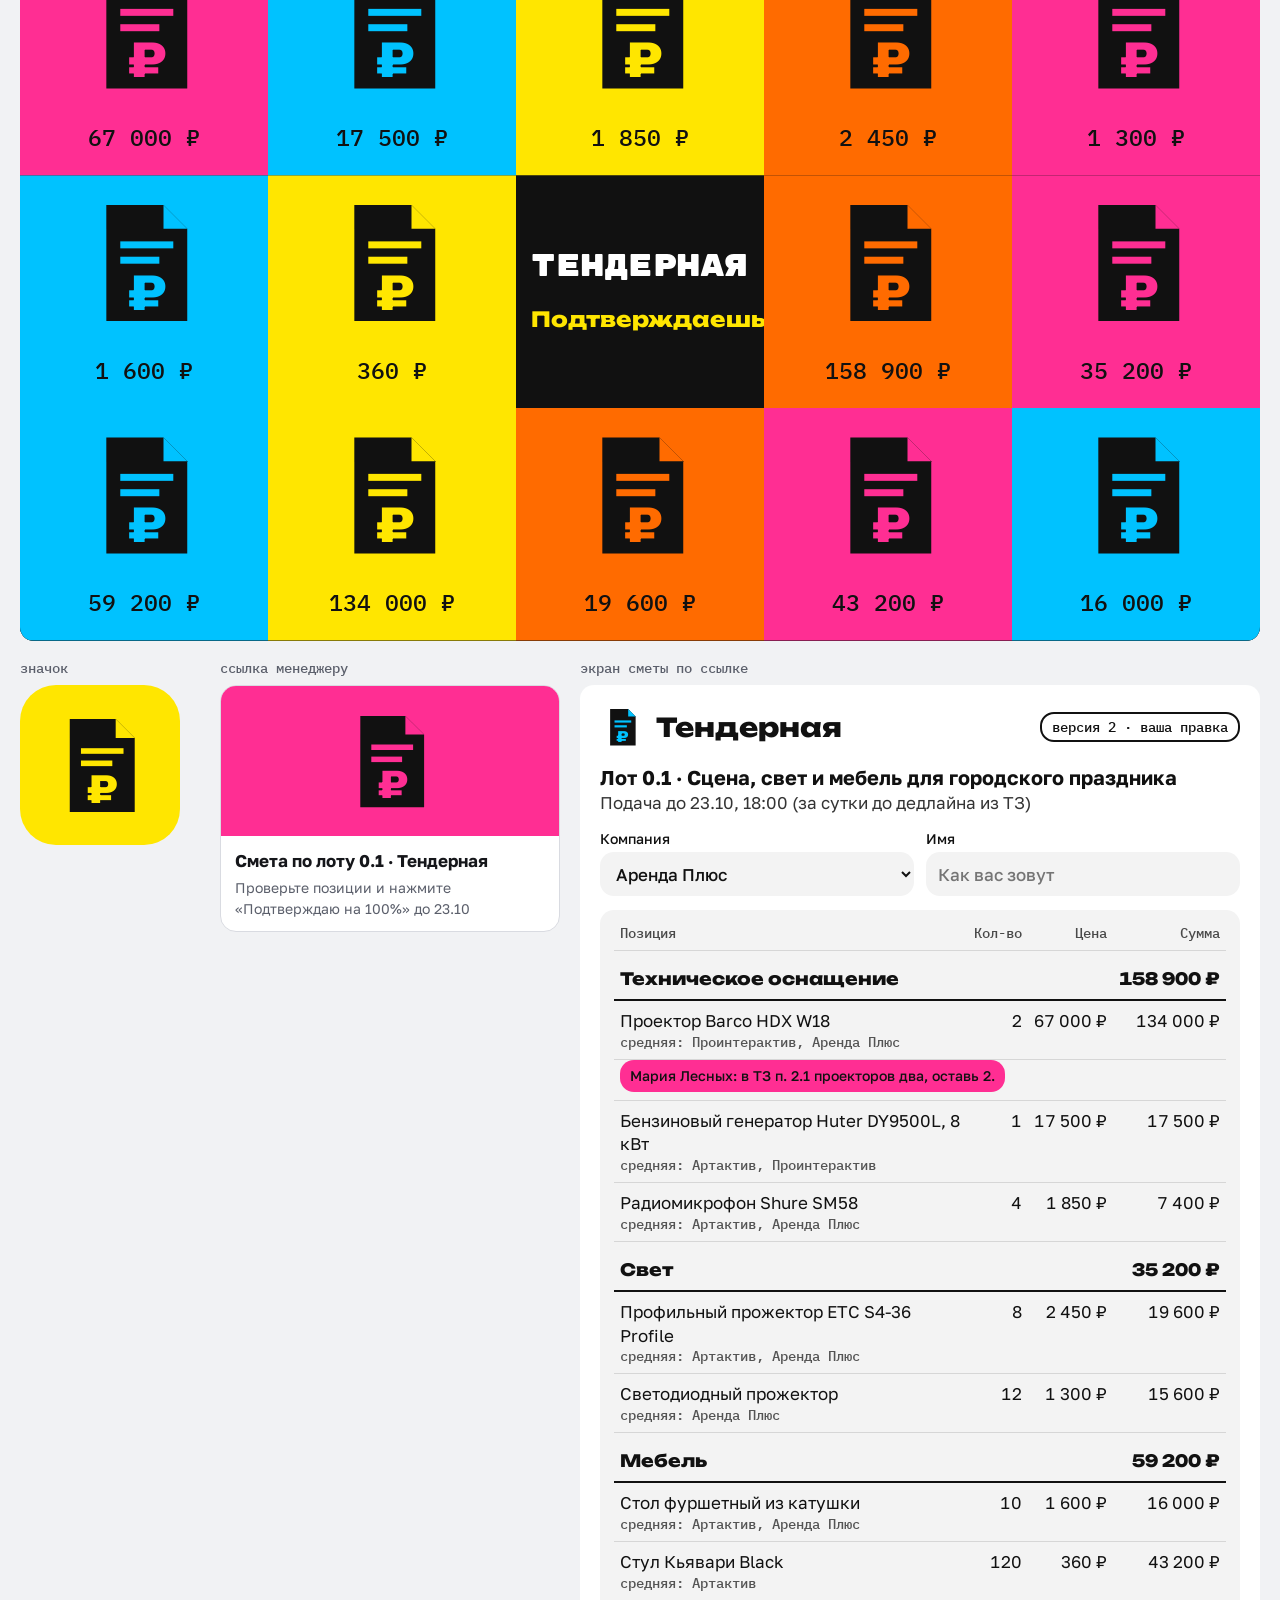
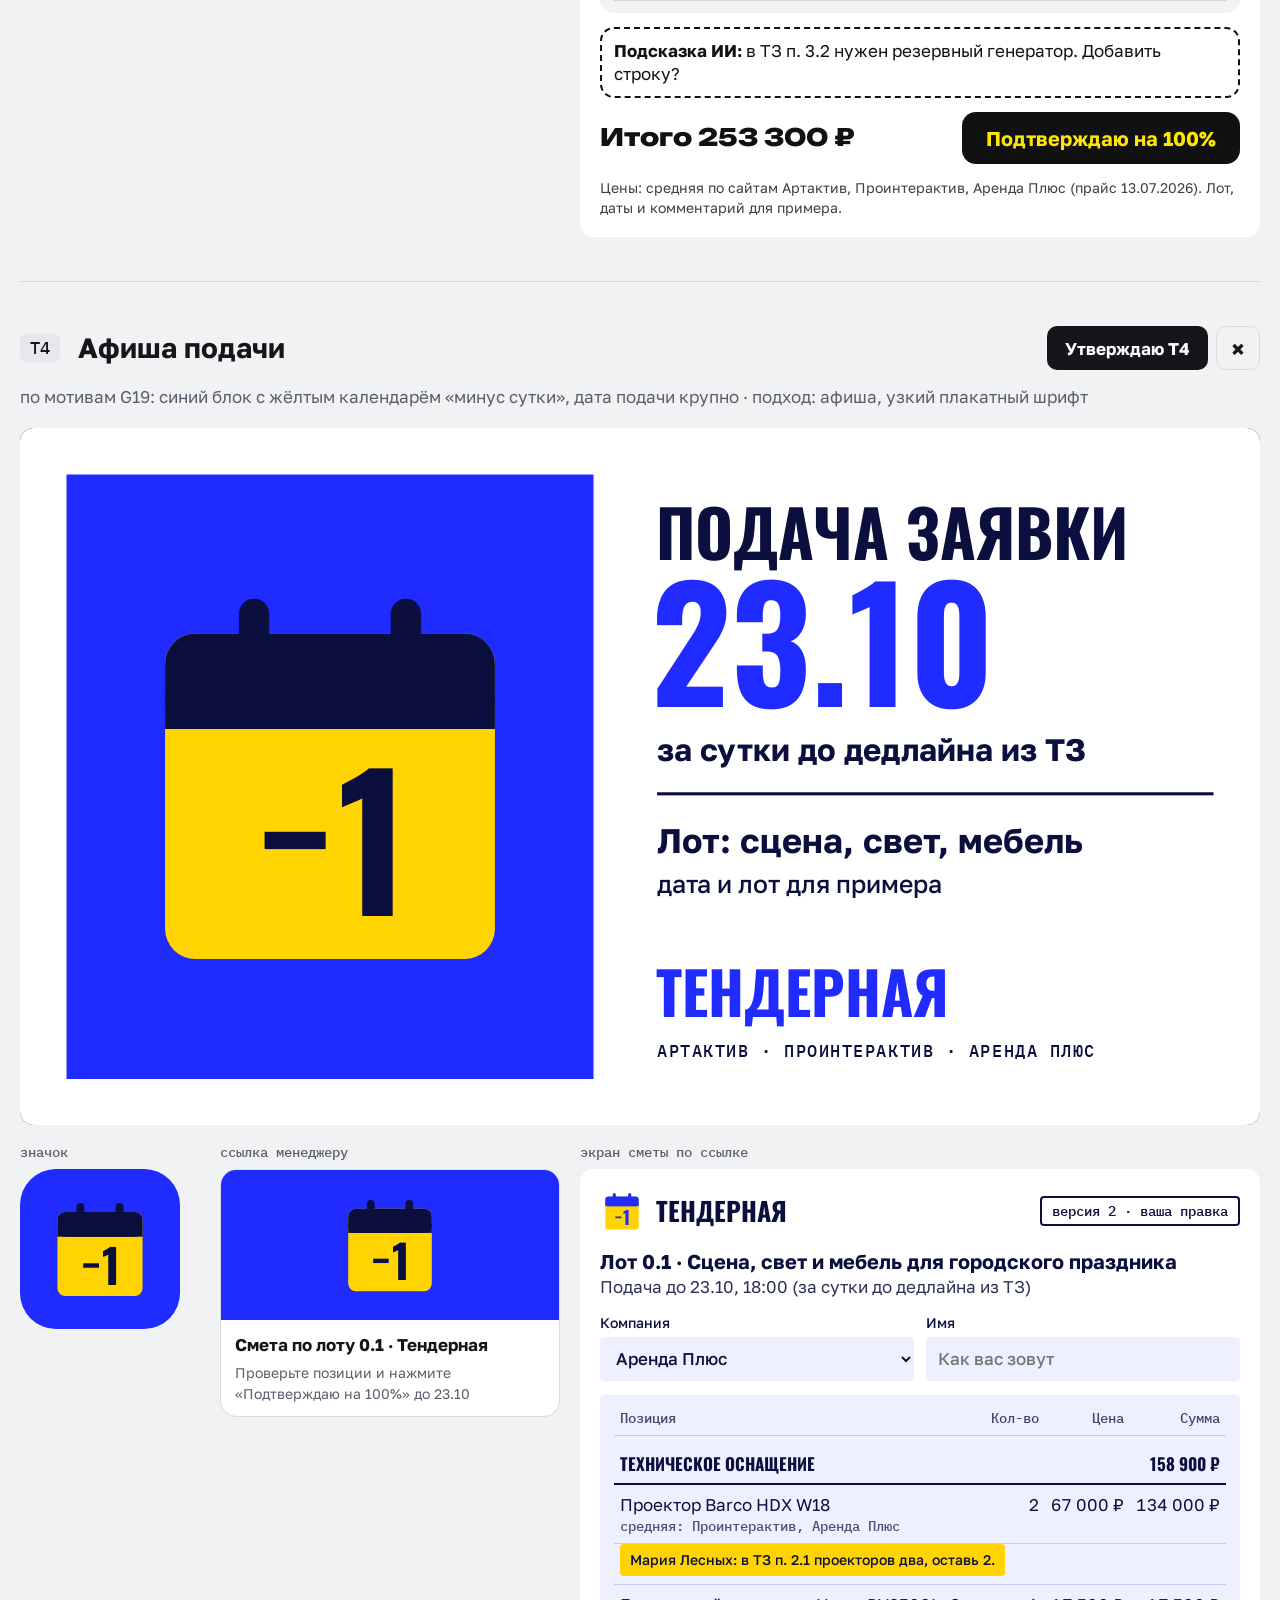
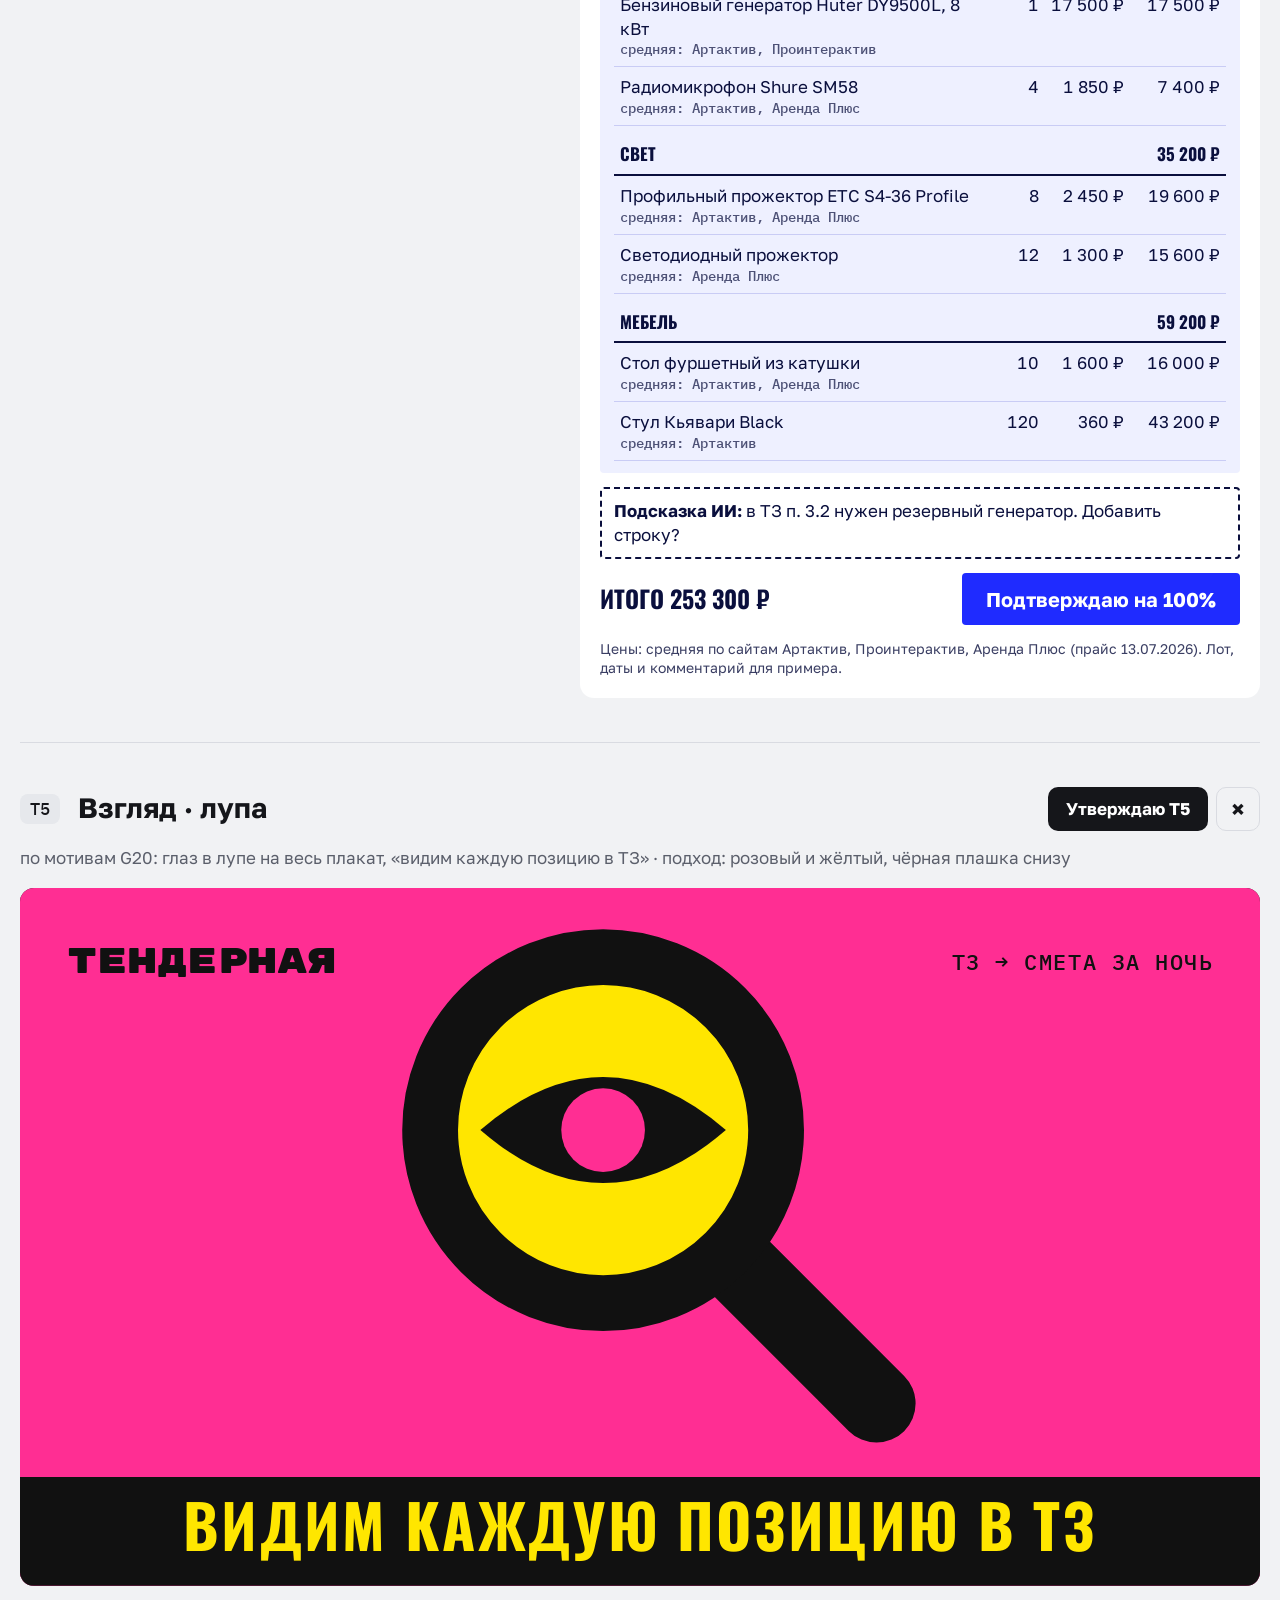
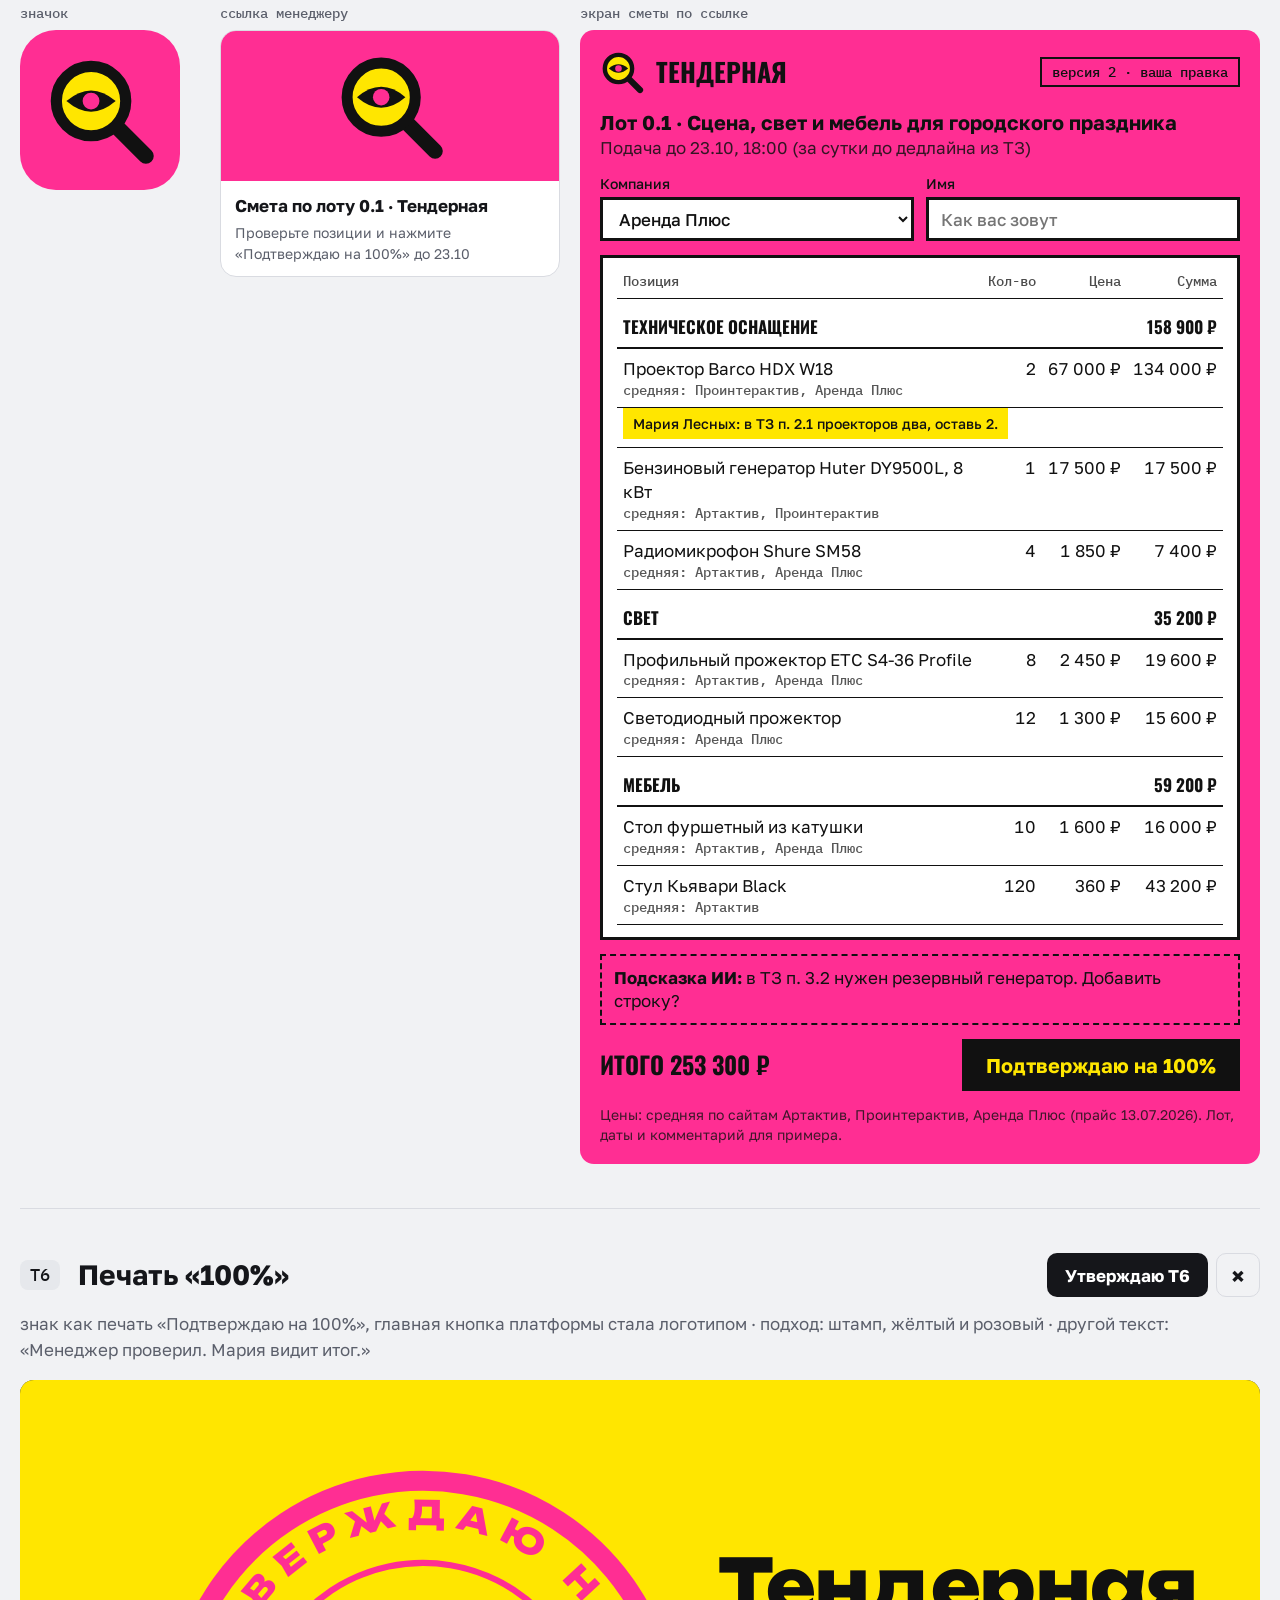
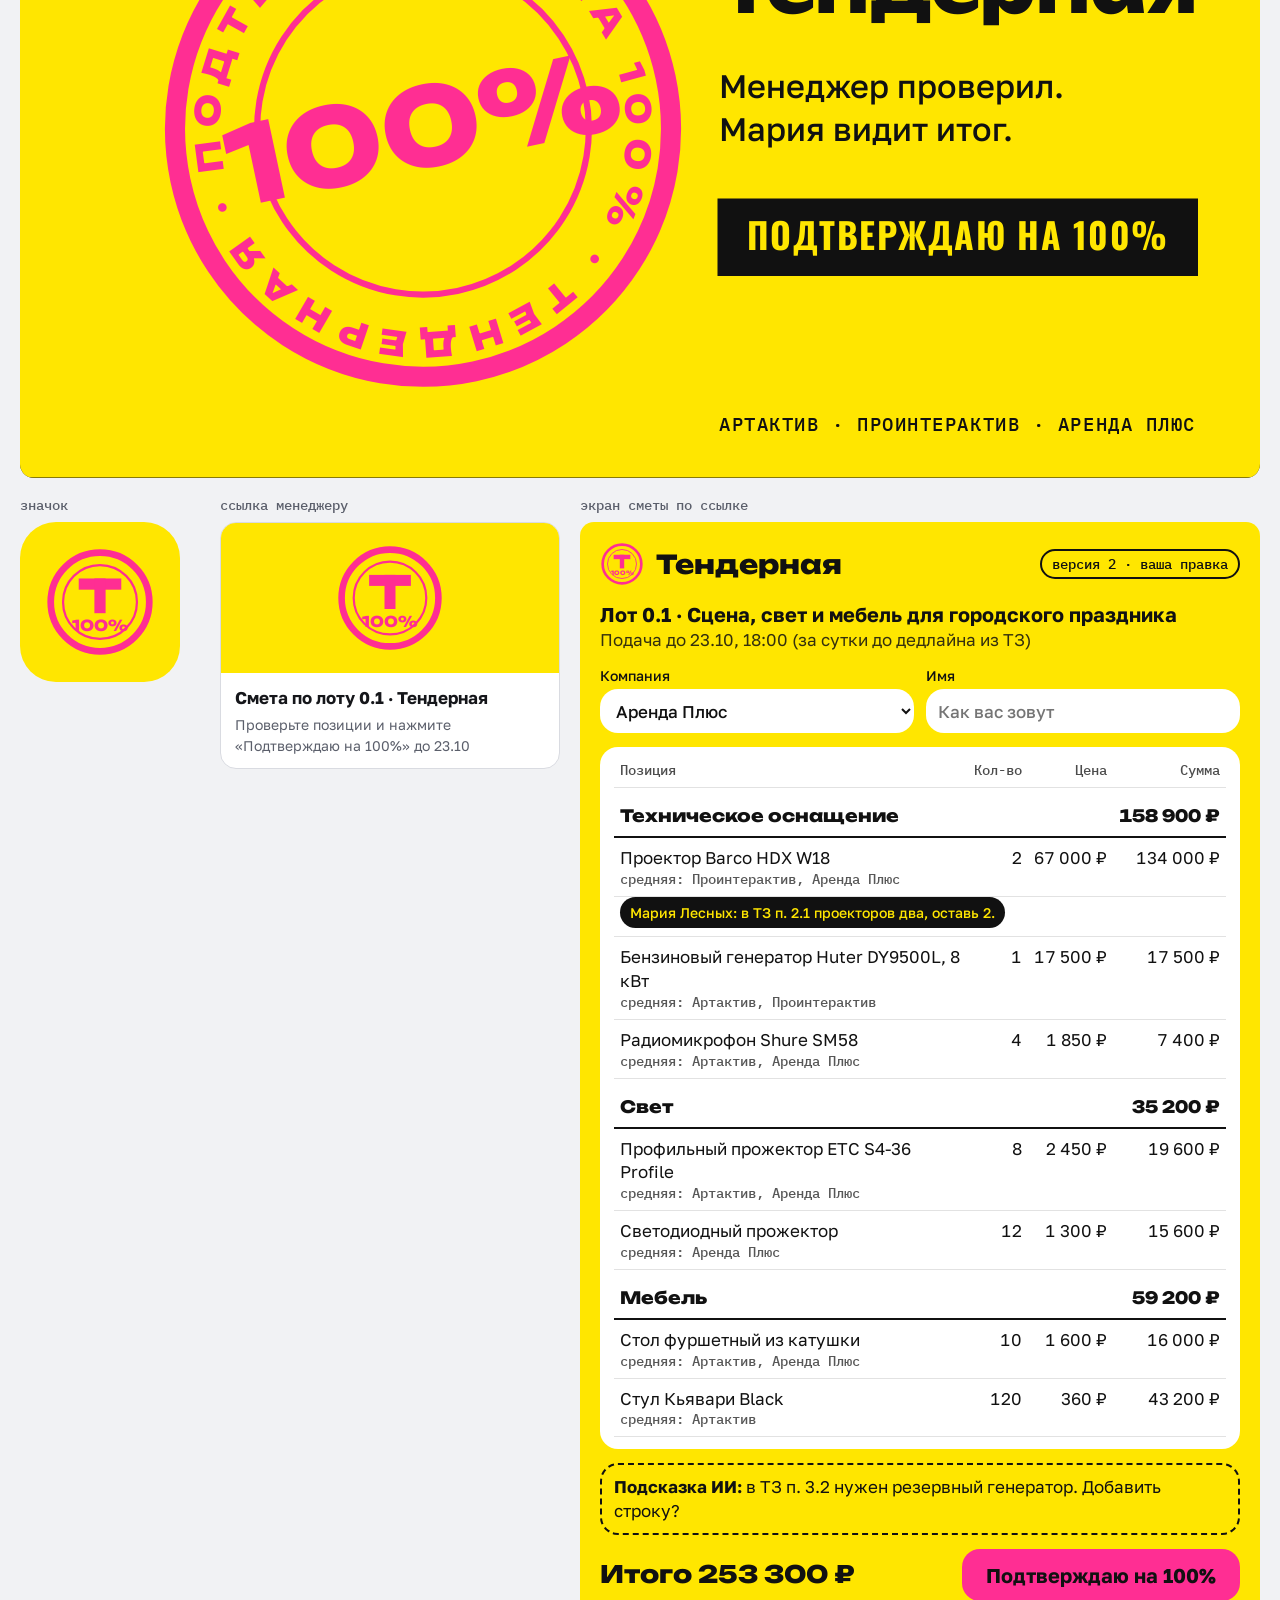
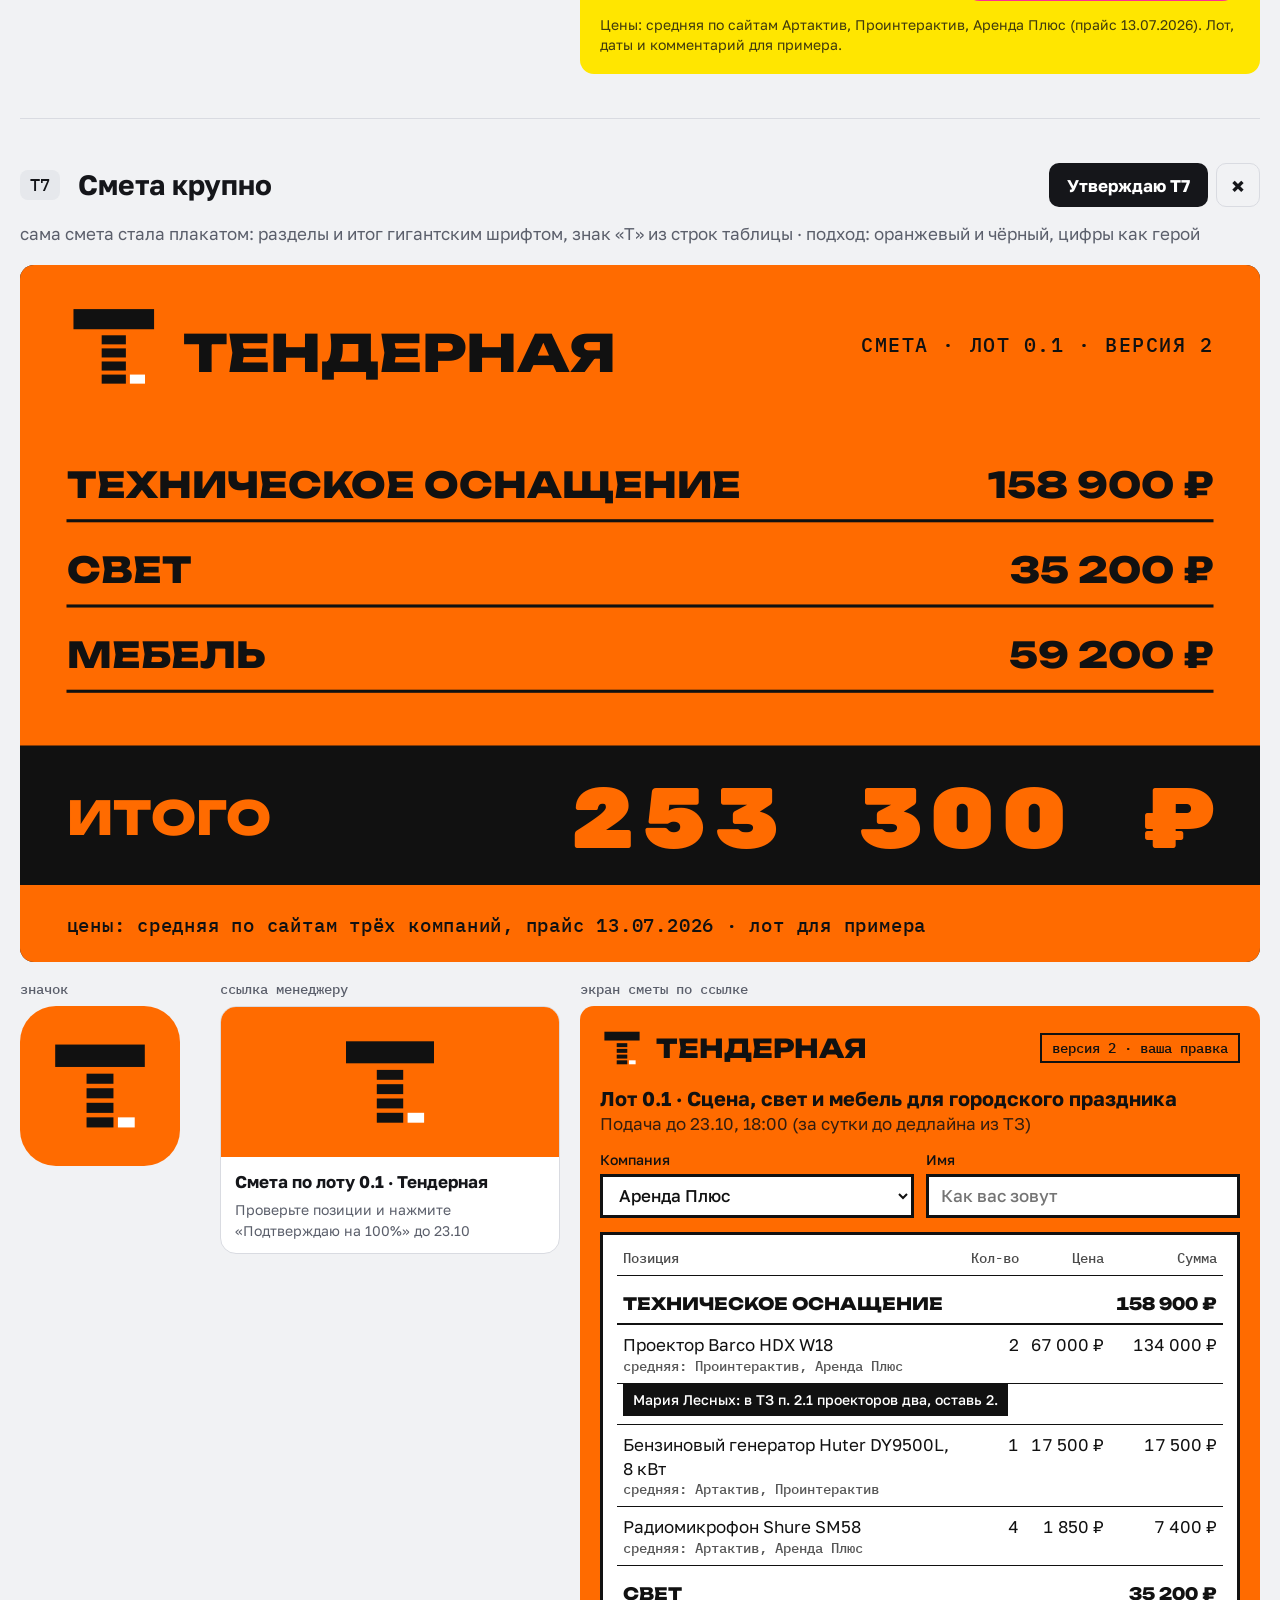
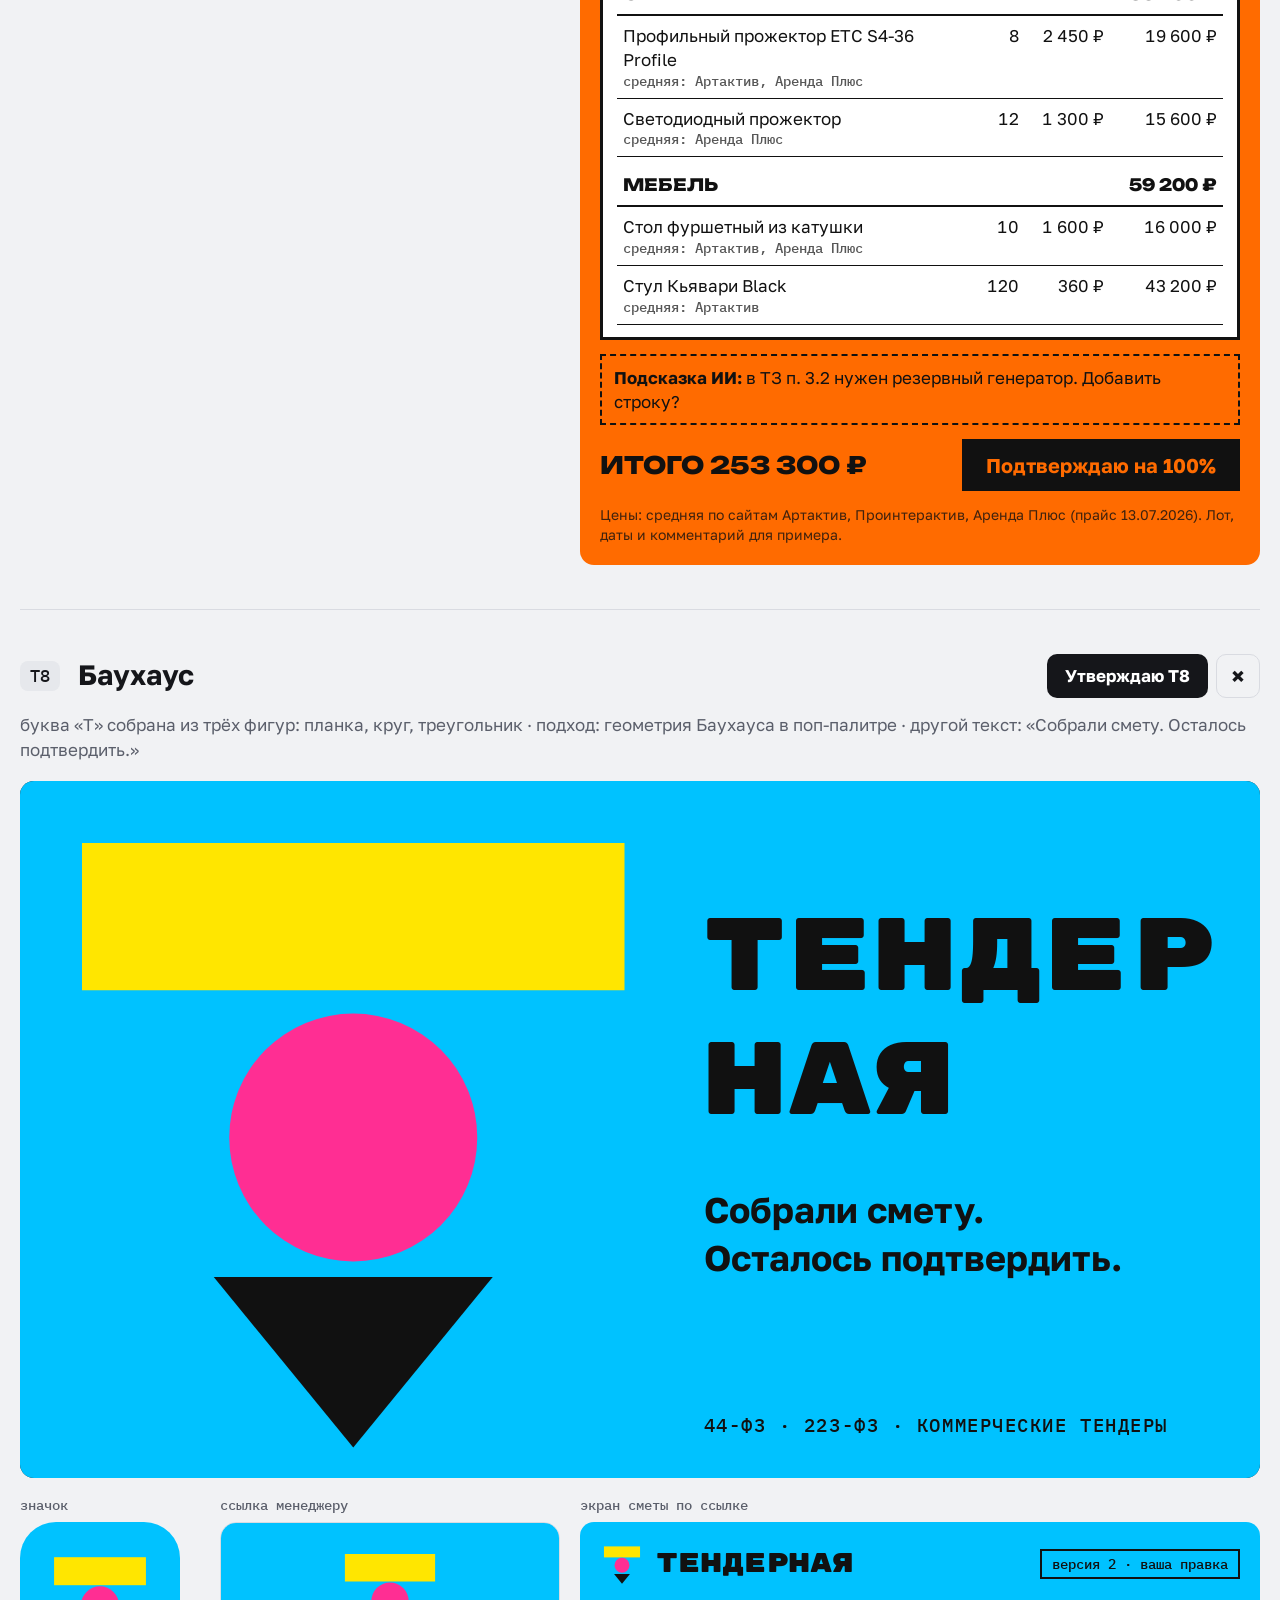
<file: stil/index.html>
<!doctype html>
<html lang="ru">
<head>
<meta charset="utf-8">
<meta name="viewport" content="width=device-width, initial-scale=1, viewport-fit=cover">
<meta name="robots" content="noindex, nofollow">
<meta property="og:title" content="Тендерная · 16 вариантов логотипа и стиля">
<meta property="og:description" content="Тендерная: 16 вариантов логотипа и стиля платформы смет">
<style>:root{color-scheme:light;padding-top:env(safe-area-inset-top);padding-bottom:env(safe-area-inset-bottom)}body{margin:0;font:14px system-ui;background:#f7f7f5}img{max-width:100%}[hidden]{display:none!important}</style>
<title>Тендерная · 16 вариантов логотипа и стиля</title>
<link rel="preconnect" href="https://fonts.googleapis.com">
<link rel="preconnect" href="https://fonts.gstatic.com" crossorigin>
<link rel="stylesheet" href="https://fonts.googleapis.com/css2?family=Geologica:wght@500;900&family=Golos+Text:wght@400;500;700&family=IBM+Plex+Mono:wght@500&family=Oswald:wght@700&family=Rubik+Mono+One&family=Unbounded:wght@800&family=Ruslan+Display&family=Podkova:wght@700&display=swap&subset=cyrillic">
<style>
/* Тихая серая витрина вокруг громких плакатов: каждый вариант = плакат 16:9 + значок + превью ссылки + экран сметы. */
:root{
  --paper:#F1F2F4; --card:#FFFFFF; --ink:#15161A; --muted:#5B5F6B; --line:#D9DBE1; --chip:#E6E8EC;
  --go:#15161A; --go-ink:#FFFFFF;
  --f-body:'Golos Text','Helvetica Neue',Arial,sans-serif;
  --f-mono:'IBM Plex Mono',ui-monospace,Menlo,monospace;
  --fs-s:14px; --fs-m:17px; --fs-l:20px; --fs-xxl:clamp(34px,4.4vw,56px);
  --btn-h:44px; --wrap:1400px;
  color-scheme:light;
}
@media (prefers-color-scheme:dark){
  :root:not([data-theme="light"]){--paper:#111216;--card:#1A1B21;--ink:#ECEDF1;--muted:#A3A7B3;--line:#2C2E36;--chip:#24262D;--go:#ECEDF1;--go-ink:#111216;color-scheme:dark}
}
:root[data-theme="dark"]{--paper:#111216;--card:#1A1B21;--ink:#ECEDF1;--muted:#A3A7B3;--line:#2C2E36;--chip:#24262D;--go:#ECEDF1;--go-ink:#111216;color-scheme:dark}
*{box-sizing:border-box}
body{background:var(--paper);color:var(--ink);font-family:var(--f-body);font-size:var(--fs-m);line-height:1.5;padding:0 20px}
.wrap{max-width:var(--wrap);margin:0 auto}
h1,h2{text-wrap:balance;margin:0;line-height:1.1}
p{margin:0}

.top{position:sticky;top:env(safe-area-inset-top,0px);z-index:20;background:var(--paper);border-bottom:1px solid var(--line);margin:0 -20px;padding:10px 20px}
.top .wrap{display:flex;gap:12px;align-items:center;flex-wrap:wrap}
.top b{font-weight:700;margin-right:6px}
.nav{display:flex;gap:6px;flex-wrap:wrap}
.nav a{display:inline-flex;align-items:center;height:36px;padding:0 12px;border-radius:999px;background:var(--chip);color:var(--ink);text-decoration:none;font-size:var(--fs-s);font-weight:500;white-space:nowrap}
.nav a.on{background:var(--ink);color:var(--paper)}
.nav a[hidden]{display:none}
.restore{display:flex;gap:6px;flex-wrap:wrap;margin-left:auto}
.restore button{height:36px;padding:0 12px;border-radius:999px;border:1px dashed var(--muted);background:transparent;color:var(--muted);font:500 var(--fs-s) var(--f-body);cursor:pointer}

.intro{padding-block:48px 24px;display:grid;gap:20px}
.intro h1{font-size:var(--fs-xxl);font-weight:700;letter-spacing:-.02em}
.lead{font-size:var(--fs-l);max-width:80ch;color:var(--muted)}
.lead b{color:var(--ink)}

.v{padding-block:44px;border-top:1px solid var(--line);display:grid;gap:18px;scroll-margin-top:72px}
.v[hidden]{display:none}
.vh{display:flex;gap:14px 18px;align-items:center;flex-wrap:wrap}
.vnum{font:500 var(--fs-m) var(--f-mono);background:var(--chip);border-radius:8px;padding:4px 10px}
.vh h2{font-size:28px;font-weight:700}
.acts{display:flex;gap:8px;margin-left:auto}
.acts button{height:var(--btn-h);border-radius:10px;font:700 var(--fs-m) var(--f-body);cursor:pointer;padding:0 18px}
.ok{background:var(--go);color:var(--go-ink);border:0}
.x{width:var(--btn-h);padding:0!important;background:transparent;color:var(--ink);border:1px solid var(--line);font-size:24px!important}
.concept{flex-basis:100%;color:var(--muted);font-size:var(--fs-m)}
.poster{border-radius:14px;overflow:hidden;line-height:0;background:#111}
.poster svg{width:100%;height:auto;display:block}

/* применения */
.apps{display:grid;grid-template-columns:180px minmax(260px,340px) minmax(0,1fr);gap:20px;align-items:start}
@media (max-width:1080px){.apps{grid-template-columns:180px minmax(0,1fr)}.apps .scr{grid-column:1/-1}}
@media (max-width:560px){.apps{grid-template-columns:1fr}}
.cap{font:500 var(--fs-s) var(--f-mono);color:var(--muted);margin-bottom:8px}
.icon svg{width:160px;height:160px;display:block;border-radius:36px}
.lnk{background:var(--card);border:1px solid var(--line);border-radius:16px;overflow:hidden}
.lnk .im{height:150px;display:flex;align-items:center;justify-content:center}
.lnk .im svg{width:110px;height:110px}
.lnk .tx{padding:12px 14px;display:grid;gap:4px}
.lnk .tx b{font-size:var(--fs-m)}
.lnk .tx span{font-size:var(--fs-s);color:var(--muted)}

/* экран сметы, тема из переменных варианта */
.scr{background:var(--s-bg);color:var(--s-fg);border-radius:14px;padding:20px;display:grid;gap:14px;font-family:var(--f-body);font-size:17px;line-height:1.4}
.s-top{display:flex;align-items:center;gap:12px;flex-wrap:wrap}
.s-mark{width:44px;height:44px;flex:none}
.s-word{font-family:var(--s-fd);font-weight:var(--s-fw);font-size:26px;letter-spacing:var(--s-ls,0);text-transform:var(--s-tt,none)}
.s-ver{margin-left:auto;font:500 14px var(--f-mono);border:2px solid currentColor;padding:4px 10px;border-radius:var(--s-r)}
.s-lt{font-weight:700;font-size:20px}
.s-dl{font-size:17px;opacity:.85}
.s-who{display:flex;gap:12px;flex-wrap:wrap}
.s-who label{display:grid;gap:4px;font-size:14px;font-weight:500;flex:1 1 180px}
.s-who select,.s-who input{height:44px;border-radius:var(--s-r);border:var(--s-bd);background:var(--s-card);color:var(--s-cfg);font:500 17px var(--f-body);padding:0 12px;width:100%}
.s-card{background:var(--s-card);color:var(--s-cfg);border-radius:var(--s-r);border:var(--s-bd);padding:6px 14px 12px;overflow-x:auto}
.s-card table{width:100%;border-collapse:collapse;min-width:520px}
.s-card th,.s-card td{text-align:left;padding:8px 6px;border-bottom:1px solid var(--s-line);vertical-align:top}
.s-card th{font:500 14px var(--f-mono);opacity:.75}
.s-card td.n,.s-card th.n{text-align:right;white-space:nowrap;font-variant-numeric:tabular-nums}
.s-card tr.sec td{font-family:var(--s-fd);font-weight:var(--s-fw);font-size:17px;text-transform:var(--s-tt,none);padding-top:16px;border-bottom:2px solid var(--s-cfg)}
.s-card tr.com td{border-bottom:1px solid var(--s-line);padding-top:0}
.s-card .bub{display:inline-block;background:var(--s-hi);color:var(--s-hiink);padding:6px 10px;border-radius:var(--s-r);font-size:14px;font-weight:500}
.s-card .src{display:block;font:500 14px var(--f-mono);opacity:.7}
.s-hint{border:2px dashed currentColor;border-radius:var(--s-r);padding:10px 12px;font-size:17px}
.s-hint b{font-weight:700}
.s-foot{display:flex;align-items:center;gap:14px;flex-wrap:wrap}
.s-sum{font-family:var(--s-fd);font-weight:var(--s-fw);font-size:24px;text-transform:var(--s-tt,none)}
.s-btn{margin-left:auto;height:52px;padding:0 24px;border:0;border-radius:var(--s-r);background:var(--s-ac);color:var(--s-acink);font:700 20px var(--f-body);cursor:pointer}
.s-note{font-size:14px;opacity:.8}

.foot{padding-block:40px 60px;color:var(--muted);font-size:var(--fs-s);border-top:1px solid var(--line)}
.toast{position:fixed;left:50%;bottom:calc(24px + env(safe-area-inset-bottom,0px));transform:translateX(-50%);background:var(--ink);color:var(--paper);padding:12px 18px;border-radius:12px;font-weight:500;z-index:30}
</style>

<!-- знаки: одна библиотека, цвета через переменные на <use> -->
<svg width="0" height="0" style="position:absolute" aria-hidden="true">
  <defs>
    <symbol id="m1" viewBox="0 0 200 200">
      <g transform="rotate(-38 104 96)">
        <rect x="46" y="34" width="116" height="56" rx="14" style="fill:var(--a)"/>
        <rect x="64" y="28" width="16" height="68" rx="6" style="fill:var(--b)"/>
        <rect x="128" y="28" width="16" height="68" rx="6" style="fill:var(--b)"/>
        <rect x="96" y="86" width="18" height="96" rx="9" style="fill:var(--a)"/>
      </g>
      <rect x="18" y="164" width="96" height="22" rx="8" style="fill:var(--a)"/>
    </symbol>
    <symbol id="m2" viewBox="0 0 200 200">
      <rect width="200" height="200" style="fill:var(--a)"/>
      <rect x="34" y="40" width="132" height="30" style="fill:var(--b)"/>
      <rect x="85" y="40" width="30" height="124" style="fill:var(--b)"/>
      <circle cx="152" cy="150" r="20" style="fill:var(--c)"/>
    </symbol>
    <symbol id="m3" viewBox="0 0 200 200">
      <path d="M46 18 H128 L162 52 V184 H46 Z" style="fill:var(--a)"/>
      <path d="M128 18 V52 H162 Z" style="fill:var(--b)"/>
      <rect x="66" y="70" width="76" height="10" style="fill:var(--b)"/>
      <rect x="66" y="92" width="56" height="10" style="fill:var(--b)"/>
      <text x="104" y="168" text-anchor="middle" font-family="Unbounded,'Arial Black',sans-serif" font-weight="800" font-size="66" style="fill:var(--b)">₽</text>
    </symbol>
    <symbol id="m4" viewBox="0 0 200 200">
      <rect x="24" y="34" width="152" height="150" rx="14" style="fill:var(--a)"/>
      <rect x="24" y="34" width="152" height="44" rx="14" style="fill:var(--b)"/>
      <rect x="24" y="62" width="152" height="16" style="fill:var(--b)"/>
      <rect x="58" y="18" width="14" height="34" rx="7" style="fill:var(--b)"/>
      <rect x="128" y="18" width="14" height="34" rx="7" style="fill:var(--b)"/>
      <text x="100" y="164" text-anchor="middle" font-family="Oswald,'Arial Narrow',sans-serif" font-weight="700" font-size="84" style="fill:var(--b)">−1</text>
    </symbol>
    <symbol id="m5" viewBox="0 0 200 200">
      <line x1="128" y1="128" x2="182" y2="182" stroke-linecap="round" stroke-width="28" style="stroke:var(--a)"/>
      <circle cx="84" cy="84" r="62" stroke-width="20" style="fill:var(--b);stroke:var(--a)"/>
      <path d="M40 84 Q84 46 128 84 Q84 122 40 84 Z" style="fill:var(--a)"/>
      <circle cx="84" cy="84" r="15" style="fill:var(--c)"/>
    </symbol>
    <symbol id="m6" viewBox="0 0 200 200">
      <circle cx="100" cy="100" r="88" fill="none" stroke-width="12" style="stroke:var(--a)"/>
      <circle cx="100" cy="100" r="66" fill="none" stroke-width="4" style="stroke:var(--a)"/>
      <rect x="62" y="58" width="76" height="20" style="fill:var(--a)"/>
      <rect x="90" y="58" width="20" height="62" style="fill:var(--a)"/>
      <text x="100" y="152" text-anchor="middle" font-family="Unbounded,'Arial Black',sans-serif" font-weight="800" font-size="27" style="fill:var(--a)">100%</text>
    </symbol>
    <symbol id="m7" viewBox="0 0 200 200">
      <rect x="20" y="26" width="160" height="40" style="fill:var(--a)"/>
      <rect x="76" y="78" width="48" height="18" style="fill:var(--a)"/>
      <rect x="76" y="104" width="48" height="18" style="fill:var(--a)"/>
      <rect x="76" y="130" width="48" height="18" style="fill:var(--a)"/>
      <rect x="76" y="156" width="48" height="18" style="fill:var(--a)"/>
      <rect x="132" y="156" width="30" height="18" style="fill:var(--b)"/>
    </symbol>
    <symbol id="m8" viewBox="0 0 200 200">
      <rect x="18" y="20" width="164" height="50" style="fill:var(--a)"/>
      <circle cx="100" cy="106" r="34" style="fill:var(--b)"/>
      <path d="M64 146 H136 L100 190 Z" style="fill:var(--c)"/>
    </symbol>
    <symbol id="m9" viewBox="0 0 200 200">
      <path d="M20 20 H180 L100 100 Z" style="fill:var(--a)"/>
      <path d="M180 20 V180 L100 100 Z" style="fill:var(--b)"/>
      <path d="M180 180 H20 L100 100 Z" style="fill:var(--c)"/>
      <path d="M20 180 V20 L100 100 Z" style="fill:var(--d)"/>
      <rect x="32" y="32" width="136" height="136" fill="none" stroke-width="5" stroke-dasharray="11 8" style="stroke:var(--e)"/>
    </symbol>
    <symbol id="m10" viewBox="0 0 200 200">
      <rect x="118" y="14" width="30" height="36" style="fill:var(--a)"/>
      <rect x="40" y="62" width="120" height="122" style="fill:var(--a)"/>
      <rect x="28" y="44" width="144" height="24" style="fill:var(--b)"/>
      <path d="M68 184 V132 A32 32 0 0 1 132 132 V184 Z" style="fill:var(--c)"/>
      <path d="M100 180 C80 162 90 146 100 132 C105 148 122 154 114 172 C111 179 105 181 100 180 Z" style="fill:var(--d)"/>
    </symbol>
    <symbol id="m11" viewBox="0 0 200 200">
      <path d="M36 168 C70 128 116 140 158 52" fill="none" stroke-width="10" stroke-linecap="round" style="stroke:var(--a)"/>
      <ellipse cx="72" cy="112" rx="28" ry="12" transform="rotate(-40 72 112)" style="fill:var(--a)"/>
      <ellipse cx="146" cy="124" rx="26" ry="11" transform="rotate(28 146 124)" style="fill:var(--a)"/>
      <circle cx="112" cy="70" r="22" style="fill:var(--b)"/><circle cx="144" cy="92" r="17" style="fill:var(--b)"/><circle cx="96" cy="104" r="15" style="fill:var(--b)"/>
      <circle cx="104" cy="62" r="5" fill="#FFFFFF"/><circle cx="139" cy="86" r="4" fill="#FFFFFF"/><circle cx="91" cy="99" r="3.5" fill="#FFFFFF"/>
    </symbol>
    <symbol id="m12" viewBox="0 0 200 200">
      <rect width="200" height="200" style="fill:var(--a)"/>
      <circle cx="82" cy="100" r="58" style="fill:var(--b)"/>
      <path d="M192 38 L66 100 L192 162 Z" style="fill:var(--c)"/>
    </symbol>
    <symbol id="m13" viewBox="0 0 200 200">
      <rect x="40" y="20" width="120" height="160" rx="14" style="fill:var(--a)"/>
      <text x="100" y="150" text-anchor="middle" font-family="Oswald,'Arial Narrow',sans-serif" font-weight="700" font-size="140" style="fill:var(--b)">Т</text>
      <rect x="40" y="97" width="120" height="6" style="fill:var(--c)"/>
    </symbol>
    <symbol id="m14" viewBox="0 0 200 200">
      <path d="M50 18 H150 V168 L137.5 182 L125 168 L112.5 182 L100 168 L87.5 182 L75 168 L62.5 182 L50 168 Z" style="fill:var(--a)"/>
      <rect x="66" y="38" width="68" height="16" style="fill:var(--b)"/>
      <rect x="66" y="70" width="44" height="7" style="fill:var(--b)"/><rect x="118" y="70" width="16" height="7" style="fill:var(--b)"/>
      <rect x="66" y="88" width="36" height="7" style="fill:var(--b)"/><rect x="118" y="88" width="16" height="7" style="fill:var(--b)"/>
      <rect x="66" y="106" width="48" height="7" style="fill:var(--b)"/><rect x="118" y="106" width="16" height="7" style="fill:var(--b)"/>
      <rect x="66" y="132" width="68" height="16" style="fill:var(--b)"/>
    </symbol>
    <symbol id="m15" viewBox="0 0 200 200">
      <path d="M22 70 L100 14 L178 70 Z" style="fill:var(--a)"/>
      <circle cx="100" cy="50" r="12" style="fill:var(--c)"/>
      <rect x="40" y="66" width="120" height="112" style="fill:var(--a)"/>
      <rect x="58" y="82" width="84" height="80" style="fill:var(--b)"/>
      <rect x="96" y="82" width="8" height="80" style="fill:var(--a)"/>
      <rect x="58" y="112" width="84" height="8" style="fill:var(--a)"/>
      <path d="M30 178 H170 L160 192 H40 Z" style="fill:var(--a)"/>
    </symbol>
  </defs>
</svg>

</head>
<body>
<header class="top"><div class="wrap">
  <b>Тендерная</b>
  <nav class="nav" id="nav"></nav>
  <div class="restore" id="restore"></div>
</div></header>

<main class="wrap">
  <section class="intro">
    <h1>Тендерная: 16 вариантов логотипа и стиля</h1>
    <p class="lead">Ориентир из книжного клуба: <b>G3 поп-арт</b>, <b>G5 «Клуб»</b>, <b>G15</b>, <b>G19</b>, <b>G20</b>. Под каждым плакатом три применения: значок платформы, превью ссылки, которую Мария шлёт менеджеру, и экран сметы, куда менеджер попадает по ссылке. Позиции и цены в смете взяты из прайсов Артактива, Проинтерактива и Аренды Плюс (средняя, снимок 13.07.2026). Лот и даты для примера. <b>Новые: T9-T11 «Тендер-Печь»</b> (лоскутное одеяло, изразцы печи, хохлома) со вторым названием для сравнения, <b>T12-T14</b> мои направления: конструктивизм, табло аукциона, смета-чек. <b>T15-T16</b> резные наличники по твоей картинке. Лишнее убирай крестиком.</p>
  </section>

  <!-- ============ T1 ============ -->
  <section class="v" id="t1" data-name="Поп-арт, молоток">
    <div class="vh">
      <span class="vnum">T1</span><h2>Поп-арт · молоток</h2>
      <div class="acts"><button class="ok" type="button">Утверждаю T1</button><button class="x" type="button" aria-label="Убрать T1 из сравнения">×</button></div>
      <p class="concept">по мотивам G3: аукционный молоток вместо берета, четыре оттиска как у Уорхола · подход: поп-арт, жирный моноширинный шрифт</p>
    </div>
    <div class="poster">
      <svg viewBox="0 0 1600 900" role="img" aria-label="Плакат Тендерная: четыре цветных оттиска молотка">
        <rect width="1600" height="900" fill="#111"/>
        <rect x="0" y="0" width="450" height="450" fill="#FF2E93"/>
        <use href="#m1" x="79" y="79" width="320" height="320" style="--a:#FFE600;--b:#FFE600"/>
        <use href="#m1" x="65" y="65" width="320" height="320" style="--a:#111;--b:#FF2E93"/>
        <rect x="450" y="0" width="450" height="450" fill="#00C2FF"/>
        <use href="#m1" x="529" y="79" width="320" height="320" style="--a:#FF2E93;--b:#FF2E93"/>
        <use href="#m1" x="515" y="65" width="320" height="320" style="--a:#111;--b:#00C2FF"/>
        <rect x="0" y="450" width="450" height="450" fill="#FFE600"/>
        <use href="#m1" x="79" y="529" width="320" height="320" style="--a:#00C2FF;--b:#00C2FF"/>
        <use href="#m1" x="65" y="515" width="320" height="320" style="--a:#111;--b:#FFE600"/>
        <rect x="450" y="450" width="450" height="450" fill="#FF6B00"/>
        <use href="#m1" x="529" y="529" width="320" height="320" style="--a:#FFE600;--b:#FFE600"/>
        <use href="#m1" x="515" y="515" width="320" height="320" style="--a:#111;--b:#FF6B00"/>
        <g font-family="'Rubik Mono One','Arial Black',sans-serif" font-size="150" fill="#FFFFFF">
          <text x="960" y="240" textLength="560" lengthAdjust="spacingAndGlyphs">ТЕН</text>
          <text x="960" y="400" textLength="560" lengthAdjust="spacingAndGlyphs">ДЕР</text>
          <text x="960" y="560" textLength="560" lengthAdjust="spacingAndGlyphs">НАЯ</text>
        </g>
        <text x="962" y="660" font-family="Unbounded,'Arial Black',sans-serif" font-weight="800" font-size="50" fill="#FFE600">Смета к утру,</text>
        <text x="962" y="724" font-family="Unbounded,'Arial Black',sans-serif" font-weight="800" font-size="50" fill="#FFE600">тендер за вами</text>
        <text x="962" y="840" font-family="'IBM Plex Mono',monospace" font-weight="500" font-size="26" fill="#FF2E93" letter-spacing="2">44-ФЗ · 223-ФЗ · КОММЕРЧЕСКИЕ</text>
      </svg>
    </div>
    <div class="apps" data-v="t1"></div>
  </section>

  <!-- ============ T2 ============ -->
  <section class="v" id="t2" data-name="Клуб, швейцарка">
    <div class="vh">
      <span class="vnum">T2</span><h2>Клуб · швейцарка</h2>
      <div class="acts"><button class="ok" type="button">Утверждаю T2</button><button class="x" type="button" aria-label="Убрать T2 из сравнения">×</button></div>
      <p class="concept">по мотивам G5: карточка лота как афиша, название гигантскими буквами · подход: швейцарская типографика, электрический синий и кислотный жёлтый</p>
    </div>
    <div class="poster">
      <svg viewBox="0 0 1600 900" role="img" aria-label="Плакат ТЕНДЕРНАЯ гигантскими буквами">
        <rect width="1600" height="900" fill="#1E2BFF"/>
        <g font-family="'IBM Plex Mono',monospace" font-weight="500" font-size="26" fill="#E9FF1F" letter-spacing="2">
          <text x="60" y="92">ЛОТ 0.1</text>
          <text x="440" y="92">44-ФЗ · 223-ФЗ · КОММЕРЧЕСКИЕ</text>
          <text x="1540" y="92" text-anchor="end">ПОДАЧА ЗА 24 Ч</text>
        </g>
        <rect x="60" y="118" width="1480" height="4" fill="#E9FF1F"/>
        <g font-family="Geologica,'Helvetica Neue',sans-serif" font-weight="500" font-size="50" fill="#FFFFFF">
          <text x="60" y="214">читаем ТЗ,</text>
          <text x="60" y="274">считаем смету,</text>
          <text x="60" y="334">подаём первыми.</text>
        </g>
        <circle cx="1430" cy="262" r="104" fill="#FFFFFF"/>
        <use href="#m2" x="1366" y="198" width="128" height="128" style="--a:#FFFFFF;--b:#1E2BFF;--c:#E9FF1F"/>
        <text x="44" y="830" textLength="1512" lengthAdjust="spacingAndGlyphs" font-family="Geologica,'Helvetica Neue',sans-serif" font-weight="900" font-size="300" fill="#E9FF1F">ТЕНДЕРНАЯ</text>
      </svg>
    </div>
    <div class="apps" data-v="t2"></div>
  </section>

  <!-- ============ T3 ============ -->
  <section class="v" id="t3" data-name="15 смет">
    <div class="vh">
      <span class="vnum">T3</span><h2>15 смет</h2>
      <div class="acts"><button class="ok" type="button">Утверждаю T3</button><button class="x" type="button" aria-label="Убрать T3 из сравнения">×</button></div>
      <p class="concept">по мотивам G15: сетка цветных смет, одна плитка спрашивает «Подтверждаешь?» · подход: поп-арт сеткой, знак документ с рублём</p>
    </div>
    <div class="poster">
      <svg viewBox="0 0 1600 900" role="img" aria-label="Сетка из 14 цветных смет и плитка Тендерная">
        <rect width="1600" height="900" fill="#111"/>
        <g id="grid15"></g>
      </svg>
    </div>
    <div class="apps" data-v="t3"></div>
  </section>

  <!-- ============ T4 ============ -->
  <section class="v" id="t4" data-name="Афиша подачи">
    <div class="vh">
      <span class="vnum">T4</span><h2>Афиша подачи</h2>
      <div class="acts"><button class="ok" type="button">Утверждаю T4</button><button class="x" type="button" aria-label="Убрать T4 из сравнения">×</button></div>
      <p class="concept">по мотивам G19: синий блок с жёлтым календарём «минус сутки», дата подачи крупно · подход: афиша, узкий плакатный шрифт</p>
    </div>
    <div class="poster">
      <svg viewBox="0 0 1600 900" role="img" aria-label="Афиша подачи заявки: календарь и дата">
        <rect width="1600" height="900" fill="#FFFFFF"/>
        <rect x="60" y="60" width="680" height="780" fill="#1F2BFF"/>
        <use href="#m4" x="120" y="170" width="560" height="560" style="--a:#FFD400;--b:#0A0F3D"/>
        <text x="820" y="170" font-family="Oswald,'Arial Narrow',sans-serif" font-weight="700" font-size="84" fill="#0A0F3D">ПОДАЧА ЗАЯВКИ</text>
        <text x="814" y="360" font-family="Oswald,'Arial Narrow',sans-serif" font-weight="700" font-size="200" fill="#1F2BFF">23.10</text>
        <text x="822" y="430" font-family="'Golos Text',Arial,sans-serif" font-weight="700" font-size="40" fill="#0A0F3D">за сутки до дедлайна из ТЗ</text>
        <rect x="822" y="470" width="718" height="4" fill="#0A0F3D"/>
        <text x="822" y="548" font-family="'Golos Text',Arial,sans-serif" font-weight="700" font-size="44" fill="#0A0F3D">Лот: сцена, свет, мебель</text>
        <text x="822" y="600" font-family="'Golos Text',Arial,sans-serif" font-weight="500" font-size="32" fill="#0A0F3D">дата и лот для примера</text>
        <text x="820" y="760" font-family="Oswald,'Arial Narrow',sans-serif" font-weight="700" font-size="76" fill="#1F2BFF">ТЕНДЕРНАЯ</text>
        <text x="822" y="812" font-family="'IBM Plex Mono',monospace" font-weight="500" font-size="22" fill="#0A0F3D" letter-spacing="2">АРТАКТИВ · ПРОИНТЕРАКТИВ · АРЕНДА ПЛЮС</text>
      </svg>
    </div>
    <div class="apps" data-v="t4"></div>
  </section>

  <!-- ============ T5 ============ -->
  <section class="v" id="t5" data-name="Взгляд, лупа">
    <div class="vh">
      <span class="vnum">T5</span><h2>Взгляд · лупа</h2>
      <div class="acts"><button class="ok" type="button">Утверждаю T5</button><button class="x" type="button" aria-label="Убрать T5 из сравнения">×</button></div>
      <p class="concept">по мотивам G20: глаз в лупе на весь плакат, «видим каждую позицию в ТЗ» · подход: розовый и жёлтый, чёрная плашка снизу</p>
    </div>
    <div class="poster">
      <svg viewBox="0 0 1600 900" role="img" aria-label="Плакат: глаз в лупе">
        <rect width="1600" height="900" fill="#FF2E93"/>
        <use href="#m5" x="450" y="10" width="720" height="720" style="--a:#111;--b:#FFE600;--c:#FF2E93"/>
        <text x="60" y="110" font-family="'Rubik Mono One','Arial Black',sans-serif" font-size="46" fill="#111">ТЕНДЕРНАЯ</text>
        <text x="1540" y="106" text-anchor="end" font-family="'IBM Plex Mono',monospace" font-weight="500" font-size="28" fill="#111" letter-spacing="2">ТЗ → СМЕТА ЗА НОЧЬ</text>
        <rect x="0" y="760" width="1600" height="140" fill="#111"/>
        <text x="800" y="856" text-anchor="middle" font-family="Oswald,'Arial Narrow',sans-serif" font-weight="700" font-size="78" fill="#FFE600" letter-spacing="3">ВИДИМ КАЖДУЮ ПОЗИЦИЮ В ТЗ</text>
      </svg>
    </div>
    <div class="apps" data-v="t5"></div>
  </section>

  <!-- ============ T6 ============ -->
  <section class="v" id="t6" data-name="Печать 100%">
    <div class="vh">
      <span class="vnum">T6</span><h2>Печать «100%»</h2>
      <div class="acts"><button class="ok" type="button">Утверждаю T6</button><button class="x" type="button" aria-label="Убрать T6 из сравнения">×</button></div>
      <p class="concept">знак как печать «Подтверждаю на 100%», главная кнопка платформы стала логотипом · подход: штамп, жёлтый и розовый · другой текст: «Менеджер проверил. Мария видит итог.»</p>
    </div>
    <div class="poster">
      <svg viewBox="0 0 1600 900" role="img" aria-label="Плакат: печать Подтверждаю на 100%">
        <defs><path id="ring6" d="M520,450 m-262,0 a262,262 0 1,1 524,0 a262,262 0 1,1 -524,0"/></defs>
        <rect width="1600" height="900" fill="#FFE600"/>
        <g transform="rotate(-12 520 450)">
          <circle cx="520" cy="450" r="320" fill="none" stroke="#FF2E93" stroke-width="26"/>
          <circle cx="520" cy="450" r="214" fill="none" stroke="#FF2E93" stroke-width="8"/>
          <text font-family="Unbounded,'Arial Black',sans-serif" font-weight="800" font-size="44" fill="#FF2E93"><textPath href="#ring6" textLength="1610" lengthAdjust="spacing">ПОДТВЕРЖДАЮ НА 100% · ТЕНДЕРНАЯ · </textPath></text>
          <text x="520" y="500" text-anchor="middle" font-family="Unbounded,'Arial Black',sans-serif" font-weight="800" font-size="138" fill="#FF2E93">100%</text>
        </g>
        <text x="900" y="300" textLength="620" lengthAdjust="spacingAndGlyphs" font-family="Unbounded,'Arial Black',sans-serif" font-weight="800" font-size="96" fill="#111">Тендерная</text>
        <text x="902" y="410" font-family="'Golos Text',Arial,sans-serif" font-weight="500" font-size="42" fill="#111">Менеджер проверил.</text>
        <text x="902" y="466" font-family="'Golos Text',Arial,sans-serif" font-weight="500" font-size="42" fill="#111">Мария видит итог.</text>
        <rect x="900" y="540" width="620" height="100" fill="#111"/>
        <text x="1210" y="606" text-anchor="middle" font-family="Oswald,'Arial Narrow',sans-serif" font-weight="700" font-size="46" fill="#FFE600" letter-spacing="2">ПОДТВЕРЖДАЮ НА 100%</text>
        <text x="902" y="840" font-family="'IBM Plex Mono',monospace" font-weight="500" font-size="24" fill="#111" letter-spacing="2">АРТАКТИВ · ПРОИНТЕРАКТИВ · АРЕНДА ПЛЮС</text>
      </svg>
    </div>
    <div class="apps" data-v="t6"></div>
  </section>

  <!-- ============ T7 ============ -->
  <section class="v" id="t7" data-name="Смета крупно">
    <div class="vh">
      <span class="vnum">T7</span><h2>Смета крупно</h2>
      <div class="acts"><button class="ok" type="button">Утверждаю T7</button><button class="x" type="button" aria-label="Убрать T7 из сравнения">×</button></div>
      <p class="concept">сама смета стала плакатом: разделы и итог гигантским шрифтом, знак «Т» из строк таблицы · подход: оранжевый и чёрный, цифры как герой</p>
    </div>
    <div class="poster">
      <svg viewBox="0 0 1600 900" role="img" aria-label="Плакат: разделы сметы и итог">
        <rect width="1600" height="900" fill="#FF6B00"/>
        <use href="#m7" x="56" y="40" width="130" height="130" style="--a:#111;--b:#FFFFFF"/>
        <text x="210" y="138" textLength="560" lengthAdjust="spacingAndGlyphs" font-family="Unbounded,'Arial Black',sans-serif" font-weight="800" font-size="66" fill="#111">ТЕНДЕРНАЯ</text>
        <text x="1540" y="112" text-anchor="end" font-family="'IBM Plex Mono',monospace" font-weight="500" font-size="26" fill="#111" letter-spacing="2">СМЕТА · ЛОТ 0.1 · ВЕРСИЯ 2</text>
        <g font-family="Unbounded,'Arial Black',sans-serif" font-weight="800" font-size="46" fill="#111">
          <text x="60" y="300">ТЕХНИЧЕСКОЕ ОСНАЩЕНИЕ</text><text x="1540" y="300" text-anchor="end">158 900 ₽</text>
          <text x="60" y="410">СВЕТ</text><text x="1540" y="410" text-anchor="end">35 200 ₽</text>
          <text x="60" y="520">МЕБЕЛЬ</text><text x="1540" y="520" text-anchor="end">59 200 ₽</text>
        </g>
        <g fill="#111"><rect x="60" y="328" width="1480" height="4"/><rect x="60" y="438" width="1480" height="4"/><rect x="60" y="548" width="1480" height="4"/></g>
        <rect x="0" y="620" width="1600" height="180" fill="#111"/>
        <text x="60" y="736" font-family="Unbounded,'Arial Black',sans-serif" font-weight="800" font-size="60" fill="#FF6B00">ИТОГО</text>
        <text x="1540" y="752" text-anchor="end" font-family="'Rubik Mono One','Arial Black',sans-serif" font-size="110" fill="#FF6B00">253 300 ₽</text>
        <text x="60" y="860" font-family="'IBM Plex Mono',monospace" font-weight="500" font-size="24" fill="#111" letter-spacing="1">цены: средняя по сайтам трёх компаний, прайс 13.07.2026 · лот для примера</text>
      </svg>
    </div>
    <div class="apps" data-v="t7"></div>
  </section>

  <!-- ============ T8 ============ -->
  <section class="v" id="t8" data-name="Баухаус">
    <div class="vh">
      <span class="vnum">T8</span><h2>Баухаус</h2>
      <div class="acts"><button class="ok" type="button">Утверждаю T8</button><button class="x" type="button" aria-label="Убрать T8 из сравнения">×</button></div>
      <p class="concept">буква «Т» собрана из трёх фигур: планка, круг, треугольник · подход: геометрия Баухауса в поп-палитре · другой текст: «Собрали смету. Осталось подтвердить.»</p>
    </div>
    <div class="poster">
      <svg viewBox="0 0 1600 900" role="img" aria-label="Плакат: буква Т из геометрических фигур">
        <rect width="1600" height="900" fill="#00C2FF"/>
        <rect x="80" y="80" width="700" height="190" fill="#FFE600"/>
        <circle cx="430" cy="460" r="160" fill="#FF2E93"/>
        <path d="M250 640 H610 L430 860 Z" fill="#111"/>
        <g font-family="'Rubik Mono One','Arial Black',sans-serif" font-size="132" fill="#111">
          <text x="880" y="270" textLength="660" lengthAdjust="spacingAndGlyphs">ТЕНДЕР</text>
          <text x="880" y="430" textLength="330" lengthAdjust="spacingAndGlyphs">НАЯ</text>
        </g>
        <text x="882" y="570" font-family="'Golos Text',Arial,sans-serif" font-weight="700" font-size="46" fill="#111">Собрали смету.</text>
        <text x="882" y="632" font-family="'Golos Text',Arial,sans-serif" font-weight="700" font-size="46" fill="#111">Осталось подтвердить.</text>
        <text x="882" y="840" font-family="'IBM Plex Mono',monospace" font-weight="500" font-size="24" fill="#111" letter-spacing="2">44-ФЗ · 223-ФЗ · КОММЕРЧЕСКИЕ ТЕНДЕРЫ</text>
      </svg>
    </div>
    <div class="apps" data-v="t8"></div>
  </section>

  <!-- ============ T9 ============ -->
  <section class="v" id="t9" data-name="Тендер-Печь, лоскутное одеяло">
    <div class="vh">
      <span class="vnum">T9</span><h2>Тендер-Печь · лоскутное одеяло</h2>
      <div class="acts"><button class="ok" type="button">Утверждаю T9</button><button class="x" type="button" aria-label="Убрать T9 из сравнения">×</button></div>
      <p class="concept">лоскутное одеяло из шести народных узоров, в центре заплатка с названием на стёжке · подход: русское народное, тёплые яркие цвета · второе название «Тендер-Печь» для сравнения</p>
    </div>
    <div class="poster">
      <svg viewBox="0 0 1600 900" role="img" aria-label="Плакат Тендер-Печь: лоскутное одеяло">
        <defs>
          <pattern id="p9s" width="40" height="40" patternUnits="userSpaceOnUse"><rect width="40" height="40" fill="#D7263D"/><rect width="20" height="40" fill="#F46036"/></pattern>
          <pattern id="p9d" width="36" height="36" patternUnits="userSpaceOnUse"><rect width="36" height="36" fill="#1B998B"/><circle cx="18" cy="18" r="7" fill="#FFFFFF"/></pattern>
          <pattern id="p9t" width="56" height="56" patternUnits="userSpaceOnUse"><rect width="56" height="56" fill="#F2B705"/><path d="M0 0 H56 L28 28 Z M0 56 H56 L28 28 Z" fill="#D7263D"/></pattern>
          <pattern id="p9c" width="50" height="50" patternUnits="userSpaceOnUse"><rect width="50" height="50" fill="#2E294E"/><rect width="25" height="25" fill="#5B4FB0"/><rect x="25" y="25" width="25" height="25" fill="#5B4FB0"/></pattern>
          <pattern id="p9z" width="48" height="32" patternUnits="userSpaceOnUse"><rect width="48" height="32" fill="#F46036"/><path d="M0 24 L12 8 L24 24 L36 8 L48 24" fill="none" stroke="#F2B705" stroke-width="7"/></pattern>
          <pattern id="p9f" width="60" height="60" patternUnits="userSpaceOnUse"><rect width="60" height="60" fill="#FFFFFF"/><circle cx="30" cy="30" r="9" fill="#D7263D"/><ellipse cx="30" cy="13" rx="6" ry="10" fill="#1B998B"/><ellipse cx="30" cy="47" rx="6" ry="10" fill="#1B998B"/><ellipse cx="13" cy="30" rx="10" ry="6" fill="#1B998B"/><ellipse cx="47" cy="30" rx="10" ry="6" fill="#1B998B"/></pattern>
        </defs>
        <rect width="1600" height="900" fill="#2E294E"/>
        <g id="quilt9"></g>
        <rect x="416" y="241" width="768" height="418" fill="#FFFFFF"/>
        <rect x="432" y="257" width="736" height="386" fill="none" stroke="#D7263D" stroke-width="5" stroke-dasharray="14 10"/>
        <text x="800" y="420" text-anchor="middle" textLength="660" lengthAdjust="spacingAndGlyphs" font-family="'Ruslan Display','Times New Roman',serif" font-size="118" fill="#D7263D">ТЕНДЕР-ПЕЧЬ</text>
        <text x="800" y="500" text-anchor="middle" font-family="Podkova,Georgia,serif" font-weight="700" font-size="38" fill="#2E294E">лоскуток к лоскутку, смета к сроку</text>
        <text x="800" y="590" text-anchor="middle" font-family="'IBM Plex Mono',monospace" font-weight="500" font-size="24" fill="#2E294E" letter-spacing="2">АРТАКТИВ · ПРОИНТЕРАКТИВ · АРЕНДА ПЛЮС</text>
      </svg>
    </div>
    <div class="apps" data-v="t9"></div>
  </section>

  <!-- ============ T10 ============ -->
  <section class="v" id="t10" data-name="Тендер-Печь, изразцы">
    <div class="vh">
      <span class="vnum">T10</span><h2>Тендер-Печь · изразцы</h2>
      <div class="acts"><button class="ok" type="button">Утверждаю T10</button><button class="x" type="button" aria-label="Убрать T10 из сравнения">×</button></div>
      <p class="concept">русская печь из синих изразцов, в устье огонь: смета печётся · подход: изразцы и кобальт, народный шрифт · второе название «Тендер-Печь»</p>
    </div>
    <div class="poster">
      <svg viewBox="0 0 1600 900" role="img" aria-label="Плакат Тендер-Печь: печь из изразцов">
        <defs>
          <pattern id="p10" width="110" height="110" patternUnits="userSpaceOnUse">
            <rect width="110" height="110" fill="#FFFFFF"/><rect x="4" y="4" width="102" height="102" fill="none" stroke="#1D3FBB" stroke-width="6"/>
            <ellipse cx="55" cy="33" rx="9" ry="16" fill="#1D3FBB"/><ellipse cx="55" cy="77" rx="9" ry="16" fill="#1D3FBB"/>
            <ellipse cx="33" cy="55" rx="16" ry="9" fill="#1D3FBB"/><ellipse cx="77" cy="55" rx="16" ry="9" fill="#1D3FBB"/>
            <circle cx="55" cy="55" r="9" fill="#C8102E"/>
            <circle cx="16" cy="16" r="5" fill="#C8102E"/><circle cx="94" cy="16" r="5" fill="#C8102E"/><circle cx="16" cy="94" r="5" fill="#C8102E"/><circle cx="94" cy="94" r="5" fill="#C8102E"/>
          </pattern>
        </defs>
        <rect width="1600" height="900" fill="#1D3FBB"/>
        <rect x="540" y="40" width="130" height="140" fill="url(#p10)"/>
        <rect x="110" y="200" width="680" height="700" fill="url(#p10)"/>
        <rect x="80" y="150" width="740" height="64" fill="#C8102E"/>
        <rect x="80" y="214" width="740" height="12" fill="#F2B705"/>
        <path d="M260 900 V620 A190 190 0 0 1 640 620 V900 Z" fill="#111111"/>
        <path d="M450 890 C350 800 400 720 450 640 C478 720 560 760 520 850 C505 885 478 896 450 890 Z" fill="#FF6B00"/>
        <path d="M452 884 C400 830 425 790 452 742 C468 790 506 812 486 860 C478 878 466 886 452 884 Z" fill="#F2B705"/>
        <text x="880" y="330" textLength="660" lengthAdjust="spacingAndGlyphs" font-family="'Ruslan Display','Times New Roman',serif" font-size="112" fill="#FFFFFF">ТЕНДЕР-ПЕЧЬ</text>
        <text x="882" y="440" font-family="Podkova,Georgia,serif" font-weight="700" font-size="52" fill="#F2B705">Смета горячая,</text>
        <text x="882" y="504" font-family="Podkova,Georgia,serif" font-weight="700" font-size="52" fill="#F2B705">прямо из ТЗ</text>
        <rect x="882" y="580" width="640" height="6" fill="#C8102E"/>
        <text x="882" y="650" font-family="'Golos Text',Arial,sans-serif" font-weight="500" font-size="34" fill="#FFFFFF">ИИ печёт смету за ночь,</text>
        <text x="882" y="696" font-family="'Golos Text',Arial,sans-serif" font-weight="500" font-size="34" fill="#FFFFFF">менеджеры доводят до 100%</text>
        <text x="882" y="840" font-family="'IBM Plex Mono',monospace" font-weight="500" font-size="24" fill="#F2B705" letter-spacing="2">44-ФЗ · 223-ФЗ · КОММЕРЧЕСКИЕ</text>
      </svg>
    </div>
    <div class="apps" data-v="t10"></div>
  </section>

  <!-- ============ T11 ============ -->
  <section class="v" id="t11" data-name="Хохлома">
    <div class="vh">
      <span class="vnum">T11</span><h2>Хохлома</h2>
      <div class="acts"><button class="ok" type="button">Утверждаю T11</button><button class="x" type="button" aria-label="Убрать T11 из сравнения">×</button></div>
      <p class="concept">золотые завитки и красные ягоды по чёрному, название народным шрифтом · подход: хохломская роспись, самый праздничный из вариантов</p>
    </div>
    <div class="poster">
      <svg viewBox="0 0 1600 900" role="img" aria-label="Плакат Тендерная в стиле хохломы">
        <rect width="1600" height="900" fill="#111111"/>
        <g fill="none" stroke="#F2B705" stroke-linecap="round">
          <path d="M-20 860 C200 640 160 420 420 300 C600 220 640 80 820 -20" stroke-width="22"/>
          <path d="M260 520 C200 470 150 480 110 430" stroke-width="12"/>
          <path d="M520 250 C560 180 650 170 700 200" stroke-width="12"/>
          <path d="M1620 40 C1500 120 1520 260 1440 330" stroke-width="18"/>
        </g>
        <g fill="#F2B705">
          <ellipse cx="150" cy="620" rx="70" ry="26" transform="rotate(-35 150 620)"/><ellipse cx="330" cy="420" rx="66" ry="24" transform="rotate(30 330 420)"/>
          <ellipse cx="560" cy="300" rx="60" ry="22" transform="rotate(-20 560 300)"/><ellipse cx="740" cy="120" rx="62" ry="22" transform="rotate(25 740 120)"/>
          <ellipse cx="1530" cy="170" rx="56" ry="20" transform="rotate(-50 1530 170)"/><ellipse cx="1370" cy="290" rx="50" ry="18" transform="rotate(30 1370 290)"/>
        </g>
        <g fill="#D7263D">
          <circle cx="250" cy="560" r="46"/><circle cx="320" cy="610" r="34"/><circle cx="220" cy="650" r="30"/>
          <circle cx="470" cy="210" r="40"/><circle cx="420" cy="160" r="28"/>
          <circle cx="110" cy="420" r="30"/><circle cx="700" cy="200" r="26"/>
          <circle cx="1440" cy="350" r="36"/><circle cx="1500" cy="392" r="24"/>
        </g>
        <g fill="#FFFFFF"><circle cx="234" cy="542" r="10"/><circle cx="310" cy="598" r="7"/><circle cx="458" cy="196" r="9"/><circle cx="1428" cy="338" r="8"/></g>
        <text x="760" y="560" textLength="760" lengthAdjust="spacingAndGlyphs" font-family="'Ruslan Display','Times New Roman',serif" font-size="132" fill="#F2B705">Тендерная</text>
        <text x="764" y="650" font-family="'Golos Text',Arial,sans-serif" font-weight="700" font-size="44" fill="#FFFFFF">Каждая позиция на своём месте</text>
        <text x="764" y="840" font-family="'IBM Plex Mono',monospace" font-weight="500" font-size="24" fill="#D7263D" letter-spacing="2">АРТАКТИВ · ПРОИНТЕРАКТИВ · АРЕНДА ПЛЮС</text>
      </svg>
    </div>
    <div class="apps" data-v="t11"></div>
  </section>

  <!-- ============ T12 ============ -->
  <section class="v" id="t12" data-name="Конструктивизм">
    <div class="vh">
      <span class="vnum">T12</span><h2>Конструктивизм</h2>
      <div class="acts"><button class="ok" type="button">Утверждаю T12</button><button class="x" type="button" aria-label="Убрать T12 из сравнения">×</button></div>
      <p class="concept">красный клин входит в белый круг, как у Лисицкого: смета пробивает дедлайн · подход: русский авангард 20-х, диагонали · мой вариант</p>
    </div>
    <div class="poster">
      <svg viewBox="0 0 1600 900" role="img" aria-label="Плакат в стиле конструктивизма">
        <rect width="1600" height="900" fill="#FFFFFF"/>
        <rect width="820" height="900" fill="#111111"/>
        <circle cx="430" cy="450" r="290" fill="#FFFFFF"/>
        <path d="M1240 170 L330 470 L1240 720 Z" fill="#E30613"/>
        <g transform="rotate(-12 1200 300)">
          <text x="880" y="330" textLength="660" lengthAdjust="spacingAndGlyphs" font-family="'Rubik Mono One','Arial Black',sans-serif" font-size="96" fill="#111111">ТЕНДЕРНАЯ</text>
        </g>
        <g transform="rotate(-12 1200 760)">
          <text x="860" y="790" font-family="Oswald,'Arial Narrow',sans-serif" font-weight="700" font-size="92" fill="#E30613">СМЕТЫ В СРОК!</text>
        </g>
        <text x="60" y="860" font-family="'IBM Plex Mono',monospace" font-weight="500" font-size="26" fill="#FFFFFF" letter-spacing="3">44-ФЗ · 223-ФЗ · КОММЕРЧЕСКИЕ</text>
      </svg>
    </div>
    <div class="apps" data-v="t12"></div>
  </section>

  <!-- ============ T13 ============ -->
  <section class="v" id="t13" data-name="Табло аукциона">
    <div class="vh">
      <span class="vnum">T13</span><h2>Табло аукциона</h2>
      <div class="acts"><button class="ok" type="button">Утверждаю T13</button><button class="x" type="button" aria-label="Убрать T13 из сравнения">×</button></div>
      <p class="concept">перекидное табло как в аэропорту: тендер, дата подачи, статус · подход: табло, жёлтый и оранжевый на чёрном · мой вариант</p>
    </div>
    <div class="poster">
      <svg viewBox="0 0 1600 900" role="img" aria-label="Плакат: перекидное табло">
        <rect width="1600" height="900" fill="#1A1A1A"/>
        <g id="flap13"></g>
        <text x="60" y="860" font-family="'IBM Plex Mono',monospace" font-weight="500" font-size="24" fill="#8A8A8A" letter-spacing="2">ТАБЛО ТЕНДЕРОВ · ОБНОВЛЯЕТСЯ САМО</text>
      </svg>
    </div>
    <div class="apps" data-v="t13"></div>
  </section>

  <!-- ============ T14 ============ -->
  <section class="v" id="t14" data-name="Смета-чек">
    <div class="vh">
      <span class="vnum">T14</span><h2>Смета-чек</h2>
      <div class="acts"><button class="ok" type="button">Утверждаю T14</button><button class="x" type="button" aria-label="Убрать T14 из сравнения">×</button></div>
      <p class="concept">смета как кассовый чек с печатью «Подтверждено на 100%» · подход: чек на розовом, моноширинный шрифт · мой вариант · другой текст: «Смета как чек: понятно, до рубля.»</p>
    </div>
    <div class="poster">
      <svg viewBox="0 0 1600 900" role="img" aria-label="Плакат: смета в виде чека">
        <rect width="1600" height="900" fill="#FF2E93"/>
        <g transform="rotate(-6 760 450)">
          <path d="M460 -60 H1060 V900 L1035 930 L1010 900 L985 930 L960 900 L935 930 L910 900 L885 930 L860 900 L835 930 L810 900 L785 930 L760 900 L735 930 L710 900 L685 930 L660 900 L635 930 L610 900 L585 930 L560 900 L535 930 L510 900 L485 930 L460 900 Z" fill="#FFFFFF"/>
          <g font-family="'IBM Plex Mono',monospace" font-weight="500" fill="#111111">
            <text x="760" y="90" text-anchor="middle" font-family="'Rubik Mono One','Arial Black',sans-serif" font-size="52">ТЕНДЕРНАЯ</text>
            <text x="760" y="140" text-anchor="middle" font-size="24">СМЕТА · ЛОТ 0.1 · ВЕРСИЯ 2</text>
            <text x="500" y="230" font-size="30">ТЕХ. ОСНАЩЕНИЕ</text><text x="1020" y="230" text-anchor="end" font-size="30">158 900</text>
            <text x="500" y="290" font-size="30">СВЕТ</text><text x="1020" y="290" text-anchor="end" font-size="30">35 200</text>
            <text x="500" y="350" font-size="30">МЕБЕЛЬ</text><text x="1020" y="350" text-anchor="end" font-size="30">59 200</text>
            <text x="500" y="460" font-size="34">ИТОГО</text>
            <text x="1020" y="540" text-anchor="end" font-family="'Rubik Mono One','Arial Black',sans-serif" font-size="78">253 300 ₽</text>
            <text x="500" y="620" font-size="22">средняя по сайтам 3 компаний</text>
            <text x="500" y="652" font-size="22">прайс 13.07.2026 · лот для примера</text>
          </g>
          <g fill="none" stroke="#111111" stroke-width="3" stroke-dasharray="10 8"><path d="M500 175 H1020"/><path d="M500 395 H1020"/><path d="M500 580 H1020"/></g>
          <g transform="translate(-20 22) rotate(14 820 770)">
            <rect x="620" y="700" width="400" height="140" rx="12" fill="none" stroke="#1E2BFF" stroke-width="10"/>
            <text x="820" y="760" text-anchor="middle" font-family="Oswald,'Arial Narrow',sans-serif" font-weight="700" font-size="46" fill="#1E2BFF">ПОДТВЕРЖДЕНО</text>
            <text x="820" y="818" text-anchor="middle" font-family="Oswald,'Arial Narrow',sans-serif" font-weight="700" font-size="46" fill="#1E2BFF">НА 100%</text>
          </g>
        </g>
        <g font-family="Unbounded,'Arial Black',sans-serif" font-weight="800" font-size="56" fill="#FFFFFF">
          <text x="1140" y="330">Смета</text><text x="1140" y="400">как чек:</text><text x="1140" y="470">понятно,</text><text x="1140" y="540">до рубля.</text>
        </g>
        <text x="60" y="860" font-family="'IBM Plex Mono',monospace" font-weight="500" font-size="24" fill="#FFFFFF" letter-spacing="2">44-ФЗ · 223-ФЗ</text>
      </svg>
    </div>
    <div class="apps" data-v="t14"></div>
  </section>

  <!-- ============ T15 ============ -->
  <section class="v" id="t15" data-name="Наличники, четыре окна">
    <div class="vh">
      <span class="vnum">T15</span><h2>Наличники · четыре окна</h2>
      <div class="acts"><button class="ok" type="button">Утверждаю T15</button><button class="x" type="button" aria-label="Убрать T15 из сравнения">×</button></div>
      <p class="concept">четыре резных наличника на цветных бревенчатых стенах, как на твоей картинке; окна идут по шагам работы: ТЗ, смета ИИ, правки, на 100% · подход: русское деревянное кружево · название «Тендер-Печь»</p>
    </div>
    <div class="poster">
      <svg viewBox="0 0 1600 900" role="img" aria-label="Плакат: четыре резных наличника">
        <rect width="1600" height="900" fill="#FFFFFF"/>
        <g id="nal15"></g>
        <rect x="0" y="0" width="1600" height="132" fill="#FFFFFF"/>
        <text x="800" y="104" text-anchor="middle" textLength="760" lengthAdjust="spacingAndGlyphs" font-family="'Ruslan Display','Times New Roman',serif" font-size="92" fill="#1F4FB8">ТЕНДЕР-ПЕЧЬ</text>
        <rect x="0" y="732" width="1600" height="168" fill="#FFFFFF"/>
        <g font-family="Oswald,'Arial Narrow',sans-serif" font-weight="700" font-size="46" fill="#1F4FB8" text-anchor="middle">
          <text x="200" y="800">ТЗ</text><text x="600" y="800">СМЕТА ИИ</text><text x="1000" y="800">ПРАВКИ</text><text x="1400" y="800">НА 100%</text>
          <text x="400" y="798" fill="#C8102E">→</text><text x="800" y="798" fill="#C8102E">→</text><text x="1200" y="798" fill="#C8102E">→</text>
        </g>
        <text x="800" y="866" text-anchor="middle" font-family="'IBM Plex Mono',monospace" font-weight="500" font-size="26" fill="#111111" letter-spacing="2">СМЕТУ ВИДНО В КАЖДОМ ОКНЕ</text>
      </svg>
    </div>
    <div class="apps" data-v="t15"></div>
  </section>

  <!-- ============ T16 ============ -->
  <section class="v" id="t16" data-name="Наличники, смета в окне">
    <div class="vh">
      <span class="vnum">T16</span><h2>Наличники · смета в окне</h2>
      <div class="acts"><button class="ok" type="button">Утверждаю T16</button><button class="x" type="button" aria-label="Убрать T16 из сравнения">×</button></div>
      <p class="concept">одно большое резное окно со ставнями, в стёклах разделы сметы и итог · подход: наличник как рамка для цифр · название «Тендерная» · другой текст: «Загляни в смету: всё как на ладони»</p>
    </div>
    <div class="poster">
      <svg viewBox="0 0 1600 900" role="img" aria-label="Плакат: смета в резном окне">
        <g id="nal16"></g>
        <text x="80" y="300" textLength="640" lengthAdjust="spacingAndGlyphs" font-family="'Ruslan Display','Times New Roman',serif" font-size="118" fill="#FFFFFF">Тендерная</text>
        <text x="84" y="400" font-family="Podkova,Georgia,serif" font-weight="700" font-size="52" fill="#E8B931">Загляни в смету:</text>
        <text x="84" y="464" font-family="Podkova,Georgia,serif" font-weight="700" font-size="52" fill="#E8B931">всё как на ладони</text>
        <text x="84" y="600" font-family="'Golos Text',Arial,sans-serif" font-weight="500" font-size="34" fill="#FFFFFF">Разделы, цены и итог</text>
        <text x="84" y="646" font-family="'Golos Text',Arial,sans-serif" font-weight="500" font-size="34" fill="#FFFFFF">видны с первого взгляда</text>
        <text x="84" y="840" font-family="'IBM Plex Mono',monospace" font-weight="500" font-size="24" fill="#E8B931" letter-spacing="2">АРТАКТИВ · ПРОИНТЕРАКТИВ · АРЕНДА ПЛЮС</text>
      </svg>
    </div>
    <div class="apps" data-v="t16"></div>
  </section>

  <footer class="foot">Эскизы, 21 октября 2026. Знаки и экраны пример, лот и даты условные. Цены в смете: средняя по сайтам Артактив, Проинтерактив, Аренда Плюс по прайсу от 13.07.2026.</footer>
</main>

<div class="toast" id="toast" hidden></div>

<script>
(function(){
  // ---------- сетка T3 ----------
  var g = document.getElementById('grid15'), NS = 'http://www.w3.org/2000/svg';
  var pal = ['#FF2E93','#00C2FF','#FFE600','#FF6B00'];
  var prices = ['67 000 ₽','17 500 ₽','1 850 ₽','2 450 ₽','1 300 ₽','1 600 ₽','360 ₽','158 900 ₽','35 200 ₽','59 200 ₽','134 000 ₽','19 600 ₽','43 200 ₽','16 000 ₽'];
  var k = 0, html = '';
  for (var r = 0; r < 3; r++) for (var c = 0; c < 5; c++) {
    var x = c * 320, y = r * 300;
    if (r === 1 && c === 2) {
      html += '<rect x="'+x+'" y="'+y+'" width="320" height="300" fill="#111"/>' +
        '<text x="'+(x+20)+'" y="'+(y+130)+'" textLength="280" lengthAdjust="spacingAndGlyphs" font-family="\'Rubik Mono One\',\'Arial Black\',sans-serif" font-size="40" fill="#FFFFFF">ТЕНДЕРНАЯ</text>' +
        '<text x="'+(x+20)+'" y="'+(y+196)+'" font-family="Unbounded,\'Arial Black\',sans-serif" font-weight="800" font-size="27" fill="#FFE600">Подтверждаешь?</text>';
      continue;
    }
    var bg = pal[k % 4], fg = pal[(k + 1) % 4];
    html += '<rect x="'+x+'" y="'+y+'" width="320" height="300" fill="'+bg+'"/>' +
      '<use href="#m3" x="'+(x+70)+'" y="'+(y+22)+'" width="180" height="180" style="--a:#111;--b:'+bg+'"/>' +
      '<text x="'+(x+160)+'" y="'+(y+262)+'" text-anchor="middle" font-family="\'IBM Plex Mono\',monospace" font-weight="500" font-size="30" fill="#111">'+prices[k]+'</text>';
    k++;
  }
  g.innerHTML = html;

  // ---------- одеяло T9 ----------
  var q = document.getElementById('quilt9');
  if (q) {
    var pats = ['p9s','p9d','p9t','p9c','p9z','p9f'], qh = '', qi = 0;
    for (var qr = 0; qr < 4; qr++) for (var qc = 0; qc < 8; qc++) {
      var qx = qc * 200, qy = qr * 225, pid = pats[(qi * 5 + qr) % 6]; qi++;
      qh += '<rect x="'+qx+'" y="'+qy+'" width="200" height="225" fill="url(#'+pid+')"/>' +
            '<rect x="'+(qx+10)+'" y="'+(qy+10)+'" width="180" height="205" fill="none" stroke="#FFFFFF" stroke-width="4" stroke-dasharray="10 8"/>';
    }
    q.innerHTML = qh;
  }
  // ---------- табло T13 ----------
  var fb = document.getElementById('flap13');
  if (fb) {
    function row(txt, y, w, h, fs, color){
      var gap = Math.round(w * 0.09), total = txt.length * (w + gap) - gap, x0 = Math.round((1600 - total) / 2), out = '';
      for (var i = 0; i < txt.length; i++) {
        var x = x0 + i * (w + gap), ch = txt[i];
        out += '<rect x="'+x+'" y="'+y+'" width="'+w+'" height="'+h+'" rx="'+Math.round(w*0.08)+'" fill="#2B2B2B"/>';
        if (ch !== ' ') out += '<text x="'+(x + w/2)+'" y="'+(y + h*0.78)+'" text-anchor="middle" font-family="Oswald,\'Arial Narrow\',sans-serif" font-weight="700" font-size="'+fs+'" fill="'+color+'">'+ch+'</text>';
        out += '<rect x="'+x+'" y="'+(y + h/2 - 2)+'" width="'+w+'" height="4" fill="#111111"/>';
      }
      return out;
    }
    fb.innerHTML = row('ТЕНДЕРНАЯ', 90, 140, 200, 160, '#FFD400') +
                   row('ПОДАЧА 23.10 18:00', 380, 70, 100, 78, '#FFFFFF') +
                   row('ЛОТ 0.1 СЦЕНА СВЕТ', 510, 70, 100, 78, '#FFFFFF') +
                   row('ПОДТВЕРЖДЕНО 3 ИЗ 4', 640, 70, 100, 78, '#FF6B00');
  }

  // ---------- наличники T15, T16 ----------
  function planks(x, y, w, h, c){
    var o = '<rect x="'+x+'" y="'+y+'" width="'+w+'" height="'+h+'" fill="'+c+'"/>';
    for (var yy = y + 26; yy < y + h; yy += 26) o += '<rect x="'+x+'" y="'+yy+'" width="'+w+'" height="4" fill="#000000" opacity=".18"/>';
    return o;
  }
  function win(o){
    var x=o.x, y=o.y, w=o.w, h=o.h, fr=o.fr, wl=o.wall, b=26, out='', i;
    var pedH = Math.round(h*0.28), cx = x + w/2;
    if (o.sh) {
      var sw = Math.round(w*0.46);
      [[x-b-sw-6, 1],[x+w+b+6, 1]].forEach(function(s){
        out += '<rect x="'+s[0]+'" y="'+(y-b)+'" width="'+sw+'" height="'+(h+2*b)+'" fill="'+o.sh+'"/>';
        out += '<rect x="'+(s[0]+10)+'" y="'+(y-b+10)+'" width="'+(sw-20)+'" height="'+(h+2*b-20)+'" fill="none" stroke="#FFFFFF" stroke-width="6"/>';
        for (var k = 0; k < 3; k++) { var dy = y - b + (h + 2*b) * (k + 0.5) / 3, dx = s[0] + sw/2;
          out += '<path d="M'+dx+' '+(dy-34)+' L'+(dx+20)+' '+dy+' L'+dx+' '+(dy+34)+' L'+(dx-20)+' '+dy+' Z" fill="#FFFFFF"/>'; }
      });
    }
    // боковые кружева
    for (i = y - b + 13; i < y + h + b; i += 26) {
      out += '<circle cx="'+(x-b)+'" cy="'+i+'" r="10" fill="'+fr+'"/><circle cx="'+(x+w+b)+'" cy="'+i+'" r="10" fill="'+fr+'"/>';
    }
    out += '<rect x="'+(x-b)+'" y="'+(y-b)+'" width="'+(w+2*b)+'" height="'+(h+2*b)+'" fill="'+fr+'"/>';
    for (i = y - b + 26; i < y + h + b - 10; i += 26) {
      out += '<circle cx="'+(x-b/2)+'" cy="'+i+'" r="4.5" fill="'+wl+'"/><circle cx="'+(x+w+b/2)+'" cy="'+i+'" r="4.5" fill="'+wl+'"/>';
    }
    // кокошник
    var py = y - b;
    out += '<path d="M'+(x-b-22)+' '+py+' L'+cx+' '+(py-pedH)+' L'+(x+w+b+22)+' '+py+' Z" fill="'+fr+'"/>';
    out += '<rect x="'+(x-b-22)+'" y="'+(py-14)+'" width="'+(w+2*b+44)+'" height="16" fill="'+fr+'"/>';
    for (i = 0; i < 7; i++) out += '<circle cx="'+(x-b+8+(w+2*b-16)*i/6)+'" cy="'+(py+8)+'" r="8" fill="'+fr+'"/>';
    out += '<circle cx="'+cx+'" cy="'+(py-pedH*0.42)+'" r="'+Math.round(pedH*0.22)+'" fill="'+wl+'"/>';
    out += '<circle cx="'+cx+'" cy="'+(py-pedH*0.42)+'" r="'+Math.round(pedH*0.12)+'" fill="'+fr+'"/>';
    for (i = 0; i < 8; i++) { var a = i*Math.PI/4, rr = pedH*0.3;
      out += '<circle cx="'+(cx+Math.cos(a)*rr)+'" cy="'+(py-pedH*0.42+Math.sin(a)*rr*0.8)+'" r="4" fill="'+wl+'"/>'; }
    [-1,1].forEach(function(sgn){ for (var j = 1; j <= 3; j++) {
      out += '<circle cx="'+(cx+sgn*(w*0.18+j*w*0.12))+'" cy="'+(py-pedH*0.18+j*0)+'" r="5" fill="'+wl+'"/>'; } });
    out += '<rect x="'+(cx-6)+'" y="'+(py-pedH-26)+'" width="12" height="26" fill="'+fr+'"/><circle cx="'+cx+'" cy="'+(py-pedH-30)+'" r="11" fill="'+fr+'"/>';
    // фартук с капельками
    var ay = y + h + b;
    out += '<rect x="'+(x-b-18)+'" y="'+ay+'" width="'+(w+2*b+36)+'" height="30" fill="'+fr+'"/>';
    for (i = x - b - 18; i + 30 <= x + w + b + 18 + 1; i += 30) {
      out += '<path d="M'+i+' '+(ay+30)+' L'+(i+15)+' '+(ay+58)+' L'+(i+30)+' '+(ay+30)+' Z" fill="'+fr+'"/>';
      out += '<circle cx="'+(i+15)+'" cy="'+(ay+15)+'" r="5" fill="'+wl+'"/>';
    }
    // стекло и переплёт
    out += '<rect x="'+x+'" y="'+y+'" width="'+w+'" height="'+h+'" fill="'+(o.glass||'#1E2A44')+'"/>';
    out += '<path d="M'+(x+w*0.1)+' '+(y+h)+' L'+(x+w*0.62)+' '+y+' L'+(x+w*0.82)+' '+y+' L'+(x+w*0.3)+' '+(y+h)+' Z" fill="#FFFFFF" opacity=".10"/>';
    out += '<rect x="'+(x+5)+'" y="'+(y+5)+'" width="'+(w-10)+'" height="'+(h-10)+'" fill="none" stroke="#FFFFFF" stroke-width="10"/>';
    out += '<rect x="'+(cx-5)+'" y="'+y+'" width="10" height="'+h+'" fill="#FFFFFF"/>';
    out += '<rect x="'+x+'" y="'+(y+h*0.36-5)+'" width="'+w+'" height="10" fill="#FFFFFF"/>';
    if (o.panes) o.panes.forEach(function(pn){
      out += '<text x="'+pn[0]+'" y="'+pn[1]+'" text-anchor="middle" font-family="\'IBM Plex Mono\',monospace" font-weight="500" font-size="'+(pn[3]||24)+'" fill="'+(pn[4]||'#FFFFFF')+'">'+pn[2]+'</text>';
    });
    return out;
  }
  var n15 = document.getElementById('nal15');
  if (n15) {
    var walls = [['#2F6FD6','#FFFFFF'],['#8B3A2B','#7FB2FF'],['#2E7D4F','#FFFFFF'],['#E8B931','#1F4FB8']], h15 = '';
    walls.forEach(function(wc, i){
      h15 += planks(i*400, 0, 400, 900, wc[0]);
      h15 += win({x: i*400 + 100, y: 276, w: 200, h: 330, fr: wc[1], wall: wc[0]});
    });
    n15.innerHTML = h15;
  }
  var n16 = document.getElementById('nal16');
  if (n16) {
    var g16 = planks(0, 0, 1600, 900, '#2F6FD6');
    g16 += win({x: 1010, y: 230, w: 360, h: 520, fr: '#FFFFFF', wall: '#2F6FD6', sh: '#C8102E', glass: '#16223A',
      panes: [[1100, 300, 'ТЕХ. ОСН.', 22], [1100, 336, '158 900', 26, '#E8B931'], [1280, 300, 'СВЕТ', 22], [1280, 336, '35 200', 26, '#E8B931'],
              [1100, 520, 'МЕБЕЛЬ', 22], [1100, 556, '59 200', 26, '#E8B931'], [1280, 520, 'ИТОГО', 22], [1280, 560, '253 300', 30, '#E8B931'], [1280, 600, '₽', 30, '#E8B931']]});
    n16.innerHTML = g16;
  }

  // ---------- применения ----------
  var V = {
    t1:{m:'m1', mv:'--a:#111;--b:#FF2E93', ic:'#FFE600', lk:'#111', lmv:'--a:#FFE600;--b:#111',
        s:{bg:'#111',fg:'#FFFFFF',card:'#1E1E1E',cfg:'#FFFFFF',line:'#3A3A3A',ac:'#FF2E93',acink:'#111',hi:'#FFE600',hiink:'#111',fd:"'Rubik Mono One','Arial Black',sans-serif",fw:'400',tt:'uppercase',r:'0px',bd:'3px solid #FFE600',smv:'--a:#FFE600;--b:#111'}},
    t2:{m:'m2', mv:'--a:#1E2BFF;--b:#E9FF1F;--c:#FFFFFF', ic:'#1E2BFF', lk:'#1E2BFF', lmv:'--a:#1E2BFF;--b:#E9FF1F;--c:#FFFFFF',
        s:{bg:'#1E2BFF',fg:'#FFFFFF',card:'#FFFFFF',cfg:'#111',line:'#D5D8FF',ac:'#E9FF1F',acink:'#1E2BFF',hi:'#E9FF1F',hiink:'#1E2BFF',fd:"Geologica,'Helvetica Neue',sans-serif",fw:'900',tt:'none',r:'0px',bd:'0',smv:'--a:#E9FF1F;--b:#1E2BFF;--c:#FFFFFF'}},
    t3:{m:'m3', mv:'--a:#111;--b:#FFE600', ic:'#FFE600', lk:'#FF2E93', lmv:'--a:#111;--b:#FF2E93',
        s:{bg:'#FFFFFF',fg:'#111',card:'#F3F3F3',cfg:'#111',line:'#D6D6D6',ac:'#111',acink:'#FFE600',hi:'#FF2E93',hiink:'#111',fd:"Unbounded,'Arial Black',sans-serif",fw:'800',tt:'none',r:'14px',bd:'0',smv:'--a:#111;--b:#00C2FF'}},
    t4:{m:'m4', mv:'--a:#FFD400;--b:#0A0F3D', ic:'#1F2BFF', lk:'#1F2BFF', lmv:'--a:#FFD400;--b:#0A0F3D',
        s:{bg:'#FFFFFF',fg:'#0A0F3D',card:'#EEF0FF',cfg:'#0A0F3D',line:'#C9CCF5',ac:'#1F2BFF',acink:'#FFFFFF',hi:'#FFD400',hiink:'#0A0F3D',fd:"Oswald,'Arial Narrow',sans-serif",fw:'700',tt:'uppercase',r:'4px',bd:'0',smv:'--a:#FFD400;--b:#1F2BFF'}},
    t5:{m:'m5', mv:'--a:#111;--b:#FFE600;--c:#FF2E93', ic:'#FF2E93', lk:'#FF2E93', lmv:'--a:#111;--b:#FFE600;--c:#FF2E93',
        s:{bg:'#FF2E93',fg:'#111',card:'#FFFFFF',cfg:'#111',line:'#111',ac:'#111',acink:'#FFE600',hi:'#FFE600',hiink:'#111',fd:"Oswald,'Arial Narrow',sans-serif",fw:'700',tt:'uppercase',r:'0px',bd:'3px solid #111',smv:'--a:#111;--b:#FFE600;--c:#FF2E93'}},
    t6:{m:'m6', mv:'--a:#FF2E93', ic:'#FFE600', lk:'#FFE600', lmv:'--a:#FF2E93',
        s:{bg:'#FFE600',fg:'#111',card:'#FFFFFF',cfg:'#111',line:'#E2E2E2',ac:'#FF2E93',acink:'#111',hi:'#111',hiink:'#FFE600',fd:"Unbounded,'Arial Black',sans-serif",fw:'800',tt:'none',r:'18px',bd:'0',smv:'--a:#FF2E93'}},
    t7:{m:'m7', mv:'--a:#111;--b:#FFFFFF', ic:'#FF6B00', lk:'#FF6B00', lmv:'--a:#111;--b:#FFFFFF',
        s:{bg:'#FF6B00',fg:'#111',card:'#FFFFFF',cfg:'#111',line:'#111',ac:'#111',acink:'#FF6B00',hi:'#111',hiink:'#FFFFFF',fd:"Unbounded,'Arial Black',sans-serif",fw:'800',tt:'uppercase',r:'0px',bd:'3px solid #111',smv:'--a:#111;--b:#FFFFFF'}},
    t8:{m:'m8', mv:'--a:#FFE600;--b:#FF2E93;--c:#111', ic:'#00C2FF', lk:'#00C2FF', lmv:'--a:#FFE600;--b:#FF2E93;--c:#111',
        s:{bg:'#00C2FF',fg:'#111',card:'#FFFFFF',cfg:'#111',line:'#111',ac:'#111',acink:'#FFE600',hi:'#FFE600',hiink:'#111',fd:"'Rubik Mono One','Arial Black',sans-serif",fw:'400',tt:'uppercase',r:'0px',bd:'3px solid #111',smv:'--a:#FFE600;--b:#FF2E93;--c:#111'}},
    t9:{m:'m9', mv:'--a:#D7263D;--b:#F2B705;--c:#1B998B;--d:#F46036;--e:#FFFFFF', ic:'#2E294E', lk:'#2E294E', lmv:'--a:#D7263D;--b:#F2B705;--c:#1B998B;--d:#F46036;--e:#FFFFFF', word:'Тендер-Печь',
        s:{bg:'#2E294E',fg:'#FFFFFF',card:'#FFFFFF',cfg:'#111',line:'#DDDDDD',ac:'#D7263D',acink:'#FFFFFF',hi:'#F2B705',hiink:'#111',fd:"'Ruslan Display','Times New Roman',serif",fw:'400',tt:'none',r:'10px',bd:'3px dashed #F2B705',smv:'--a:#D7263D;--b:#F2B705;--c:#1B998B;--d:#F46036;--e:#FFFFFF'}},
    t10:{m:'m10', mv:'--a:#FFFFFF;--b:#C8102E;--c:#111111;--d:#FF6B00', ic:'#1D3FBB', lk:'#1D3FBB', lmv:'--a:#FFFFFF;--b:#C8102E;--c:#111111;--d:#FF6B00', word:'Тендер-Печь',
        s:{bg:'#1D3FBB',fg:'#FFFFFF',card:'#FFFFFF',cfg:'#111',line:'#D3DAF5',ac:'#C8102E',acink:'#FFFFFF',hi:'#F2B705',hiink:'#111',fd:"'Ruslan Display','Times New Roman',serif",fw:'400',tt:'none',r:'6px',bd:'0',smv:'--a:#FFFFFF;--b:#C8102E;--c:#111111;--d:#FF6B00'}},
    t11:{m:'m11', mv:'--a:#F2B705;--b:#D7263D', ic:'#111111', lk:'#111111', lmv:'--a:#F2B705;--b:#D7263D',
        s:{bg:'#111111',fg:'#FFFFFF',card:'#1E1E1E',cfg:'#FFFFFF',line:'#3A3A3A',ac:'#D7263D',acink:'#FFFFFF',hi:'#F2B705',hiink:'#111',fd:"'Ruslan Display','Times New Roman',serif",fw:'400',tt:'none',r:'12px',bd:'2px solid #F2B705',smv:'--a:#F2B705;--b:#D7263D'}},
    t12:{m:'m12', mv:'--a:#111111;--b:#FFFFFF;--c:#E30613', ic:'#FFFFFF', lk:'#111111', lmv:'--a:#111111;--b:#FFFFFF;--c:#E30613',
        s:{bg:'#FFFFFF',fg:'#111',card:'#F2F2F2',cfg:'#111',line:'#CCCCCC',ac:'#E30613',acink:'#FFFFFF',hi:'#111',hiink:'#FFFFFF',fd:"'Rubik Mono One','Arial Black',sans-serif",fw:'400',tt:'uppercase',r:'0px',bd:'3px solid #111',smv:'--a:#111111;--b:#FFFFFF;--c:#E30613'}},
    t13:{m:'m13', mv:'--a:#2B2B2B;--b:#FFD400;--c:#111111', ic:'#1A1A1A', lk:'#1A1A1A', lmv:'--a:#2B2B2B;--b:#FFD400;--c:#111111',
        s:{bg:'#1A1A1A',fg:'#FFFFFF',card:'#262626',cfg:'#FFFFFF',line:'#3A3A3A',ac:'#FFD400',acink:'#111',hi:'#FF6B00',hiink:'#111',fd:"Oswald,'Arial Narrow',sans-serif",fw:'700',tt:'uppercase',r:'6px',bd:'0',smv:'--a:#2B2B2B;--b:#FFD400;--c:#111111'}},
    t14:{m:'m14', mv:'--a:#FFFFFF;--b:#111111', ic:'#FF2E93', lk:'#FF2E93', lmv:'--a:#FFFFFF;--b:#111111',
        s:{bg:'#FF2E93',fg:'#111',card:'#FFFFFF',cfg:'#111',line:'#DDDDDD',ac:'#1E2BFF',acink:'#FFFFFF',hi:'#1E2BFF',hiink:'#FFFFFF',fd:"'IBM Plex Mono',monospace",fw:'500',tt:'uppercase',r:'0px',bd:'0',smv:'--a:#FFFFFF;--b:#111111'}},
    t15:{m:'m15', mv:'--a:#FFFFFF;--b:#1E2A44;--c:#2F6FD6', ic:'#2F6FD6', lk:'#2F6FD6', lmv:'--a:#FFFFFF;--b:#1E2A44;--c:#2F6FD6', word:'Тендер-Печь',
        s:{bg:'#2F6FD6',fg:'#FFFFFF',card:'#FFFFFF',cfg:'#111',line:'#D3DCF2',ac:'#E8B931',acink:'#111',hi:'#C8102E',hiink:'#FFFFFF',fd:"'Ruslan Display','Times New Roman',serif",fw:'400',tt:'none',r:'8px',bd:'4px solid #FFFFFF',smv:'--a:#FFFFFF;--b:#1E2A44;--c:#2F6FD6'}},
    t16:{m:'m15', mv:'--a:#2F6FD6;--b:#FFFFFF;--c:#C8102E', ic:'#8B3A2B', lk:'#8B3A2B', lmv:'--a:#FFFFFF;--b:#16223A;--c:#C8102E',
        s:{bg:'#8B3A2B',fg:'#FFFFFF',card:'#FFFFFF',cfg:'#111',line:'#E6D6D2',ac:'#2F6FD6',acink:'#FFFFFF',hi:'#E8B931',hiink:'#111',fd:"'Ruslan Display','Times New Roman',serif",fw:'400',tt:'none',r:'8px',bd:'4px solid #FFFFFF',smv:'--a:#FFFFFF;--b:#16223A;--c:#E8B931'}}
  };

  // позиции: цены с сайтов трёх компаний, прайс 13.07.2026; средняя по сайтам, где позиция есть
  var SEC = [
    {t:'Техническое оснащение', rows:[
      {n:'Проектор Barco HDX W18', q:2, p:67000, src:'Проинтерактив, Аренда Плюс', com:'Мария Лесных: в ТЗ п. 2.1 проекторов два, оставь 2.'},
      {n:'Бензиновый генератор Huter DY9500L, 8 кВт', q:1, p:17500, src:'Артактив, Проинтерактив'},
      {n:'Радиомикрофон Shure SM58', q:4, p:1850, src:'Артактив, Аренда Плюс'}]},
    {t:'Свет', rows:[
      {n:'Профильный прожектор ETC S4-36 Profile', q:8, p:2450, src:'Артактив, Аренда Плюс'},
      {n:'Светодиодный прожектор', q:12, p:1300, src:'Аренда Плюс'}]},
    {t:'Мебель', rows:[
      {n:'Стол фуршетный из катушки', q:10, p:1600, src:'Артактив, Аренда Плюс'},
      {n:'Стул Кьявари Black', q:120, p:360, src:'Артактив'}]}
  ];
  function rub(v){ return v.toLocaleString('ru-RU').replace(/ /g,' ') + ' ₽'; }
  var total = 0, rowsHtml = '';
  SEC.forEach(function(s){
    var sub = s.rows.reduce(function(a,r){ return a + r.q*r.p; }, 0); total += sub;
    rowsHtml += '<tr class="sec"><td colspan="3">'+s.t+'</td><td class="n">'+rub(sub)+'</td></tr>';
    s.rows.forEach(function(r){
      rowsHtml += '<tr><td>'+r.n+'<span class="src">средняя: '+r.src+'</span></td><td class="n">'+r.q+'</td><td class="n">'+rub(r.p)+'</td><td class="n">'+rub(r.q*r.p)+'</td></tr>';
      if (r.com) rowsHtml += '<tr class="com"><td colspan="4"><span class="bub">'+r.com+'</span></td></tr>';
    });
  });

  function screen(id, cfg){
    var s = cfg.s;
    var st = '--s-bg:'+s.bg+';--s-fg:'+s.fg+';--s-card:'+s.card+';--s-cfg:'+s.cfg+';--s-line:'+s.line+';--s-ac:'+s.ac+';--s-acink:'+s.acink+
             ';--s-hi:'+s.hi+';--s-hiink:'+s.hiink+';--s-fd:'+s.fd+';--s-fw:'+s.fw+';--s-tt:'+s.tt+';--s-r:'+s.r+';--s-bd:'+s.bd;
    return '<div class="scr" style="'+st+'">' +
      '<div class="s-top"><svg class="s-mark" viewBox="0 0 200 200" aria-hidden="true"><use href="#'+cfg.m+'" style="'+s.smv+'"/></svg>' +
        '<b class="s-word">'+(cfg.word||'Тендерная')+'</b><span class="s-ver">версия 2 · ваша правка</span></div>' +
      '<div><div class="s-lt">Лот 0.1 · Сцена, свет и мебель для городского праздника</div>' +
        '<div class="s-dl">Подача до 23.10, 18:00 (за сутки до дедлайна из ТЗ)</div></div>' +
      '<div class="s-who"><label>Компания<select aria-label="Компания"><option>Аренда Плюс</option><option>Артактив</option><option>Проинтерактив</option></select></label>' +
        '<label>Имя<input type="text" placeholder="Как вас зовут" aria-label="Имя"></label></div>' +
      '<div class="s-card"><table><thead><tr><th>Позиция</th><th class="n">Кол-во</th><th class="n">Цена</th><th class="n">Сумма</th></tr></thead><tbody>'+rowsHtml+'</tbody></table></div>' +
      '<div class="s-hint"><b>Подсказка ИИ:</b> в ТЗ п. 3.2 нужен резервный генератор. Добавить строку?</div>' +
      '<div class="s-foot"><span class="s-sum">Итого '+rub(total)+'</span><button class="s-btn" type="button">Подтверждаю на 100%</button></div>' +
      '<p class="s-note">Цены: средняя по сайтам Артактив, Проинтерактив, Аренда Плюс (прайс 13.07.2026). Лот, даты и комментарий для примера.</p>' +
    '</div>';
  }

  Object.keys(V).forEach(function(id){
    var cfg = V[id], box = document.querySelector('.apps[data-v="'+id+'"]');
    if (!box) return;
    box.innerHTML =
      '<div class="icon"><div class="cap">значок</div><svg viewBox="0 0 200 200" aria-hidden="true"><rect width="200" height="200" fill="'+cfg.ic+'"/>' +
        '<use href="#'+cfg.m+'" x="30" y="30" width="140" height="140" style="'+cfg.mv+'"/></svg></div>' +
      '<div><div class="cap">ссылка менеджеру</div><div class="lnk"><div class="im" style="background:'+cfg.lk+'"><svg viewBox="0 0 200 200" aria-hidden="true"><use href="#'+cfg.m+'" style="'+cfg.lmv+'"/></svg></div>' +
        '<div class="tx"><b>Смета по лоту 0.1 · '+(cfg.word||'Тендерная')+'</b><span>Проверьте позиции и нажмите «Подтверждаю на 100%» до 23.10</span></div></div></div>' +
      '<div class="scr-wrap" style="min-width:0"><div class="cap">экран сметы по ссылке</div>' + screen(id, cfg) + '</div>';
  });

  // ---------- навигация, крестики, утверждение ----------
  var KEY = 'tendernaya-v1-hidden';
  var hidden = [];
  try { hidden = JSON.parse(localStorage.getItem(KEY) || '[]'); } catch (e) {}
  var nav = document.getElementById('nav'), restore = document.getElementById('restore'), toast = document.getElementById('toast');
  var secs = Array.prototype.slice.call(document.querySelectorAll('section.v'));
  function save(){ try { localStorage.setItem(KEY, JSON.stringify(hidden)); } catch (e) {} }
  function say(t){ toast.textContent = t; toast.hidden = false; clearTimeout(say.t); say.t = setTimeout(function(){ toast.hidden = true; }, 2400); }
  function render(){
    nav.innerHTML = ''; restore.innerHTML = '';
    secs.forEach(function(s){
      var id = s.id, off = hidden.indexOf(id) >= 0;
      s.hidden = off;
      var a = document.createElement('a'); a.href = '#' + id; a.textContent = id.toUpperCase(); a.hidden = off; nav.appendChild(a);
      if (off) { var b = document.createElement('button'); b.type = 'button'; b.textContent = '↺ ' + id.toUpperCase();
        b.onclick = function(){ hidden = hidden.filter(function(h){ return h !== id; }); save(); render(); }; restore.appendChild(b); }
    });
  }
  secs.forEach(function(s){
    s.querySelector('.x').onclick = function(){ hidden.push(s.id); save(); render(); };
    s.querySelector('.ok').onclick = function(){
      var t = 'Утверждаю ' + s.id.toUpperCase() + ': логотип и стиль (' + s.dataset.name + ')';
      if (navigator.clipboard) navigator.clipboard.writeText(t).then(function(){ say('Скопировано: ' + t); }, function(){ say(t); });
      else say(t);
    };
  });
  render();
  var io = new IntersectionObserver(function(es){
    es.forEach(function(e){ if (e.isIntersecting) {
      Array.prototype.forEach.call(nav.children, function(a){ a.classList.toggle('on', a.getAttribute('href') === '#' + e.target.id); });
    }});
  }, {rootMargin:'-40% 0px -55% 0px'});
  secs.forEach(function(s){ io.observe(s); });
})();
</script>

</body>
</html>
</file>
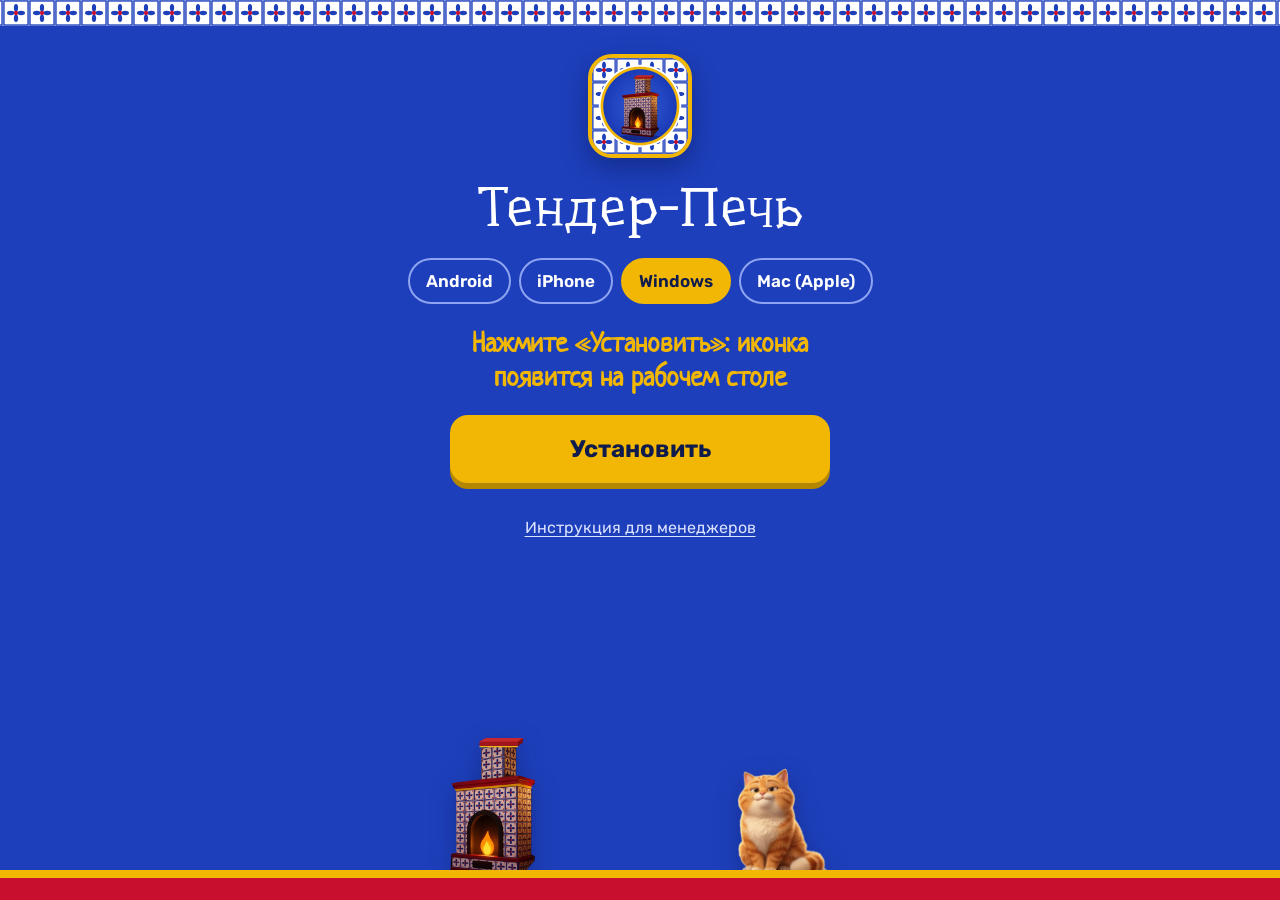
<file: ustanovit/index.html>
<!doctype html>
<html lang="ru">
<head>
<meta charset="utf-8">
<meta name="viewport" content="width=device-width,initial-scale=1,viewport-fit=cover">
<meta name="robots" content="noindex, nofollow">
<meta name="theme-color" content="#1D3FBB">
<title>Установить Тендер-Печь</title>
<meta name="description" content="Иконка Тендер-Печи на экране телефона или рабочем столе: открывается сразу, без поиска ссылки">
<link rel="icon" type="image/svg+xml" href="/app/favicon.svg">
<link rel="manifest" href="/manifest.webmanifest">
<link rel="apple-touch-icon" href="/icons/apple-touch-icon.png">
<meta name="mobile-web-app-capable" content="yes">
<meta name="apple-mobile-web-app-capable" content="yes">
<meta name="apple-mobile-web-app-title" content="Тендер-Печь">
<meta name="apple-mobile-web-app-status-bar-style" content="black-translucent">
<meta property="og:type" content="website">
<meta property="og:site_name" content="Тендер-Печь">
<meta property="og:title" content="Установить Тендер-Печь на телефон">
<meta property="og:description" content="Иконка на экране телефона или рабочем столе. Три шага, без магазина приложений">
<meta property="og:url" content="https://tender-pech.ru/ustanovit/">
<meta property="og:image" content="https://tender-pech.ru/app/og-image.png?v=3">
<meta property="og:image:width" content="1200">
<meta property="og:image:height" content="630">
<meta property="og:locale" content="ru_RU">
<link rel="stylesheet" href="https://fonts.googleapis.com/css2?family=Underdog&family=Neucha&family=Rubik:wght@400;600;700&display=swap&subset=cyrillic">
<style>
:root{--blue:#1D3FBB;--red:#C8102E;--yel:#F2B705;--ink:#0F1B4C;--muted:#4A5580;--line:#D9DEEA}
*{box-sizing:border-box;margin:0}
html{-webkit-text-size-adjust:100%}
body{min-height:100vh;min-height:100dvh;background:var(--blue);color:#fff;font:400 19px/1.4 Rubik,Arial,sans-serif;display:flex;flex-direction:column;overflow-x:hidden}
.tiles{height:26px;flex:none;background-color:#fff;background-image:url("data:image/svg+xml,%3Csvg xmlns='http://www.w3.org/2000/svg' width='110' height='110'%3E%3Crect width='110' height='110' fill='%23fff'/%3E%3Crect x='4' y='4' width='102' height='102' fill='none' stroke='%231D3FBB' stroke-width='6'/%3E%3Cellipse cx='55' cy='33' rx='9' ry='16' fill='%231D3FBB'/%3E%3Cellipse cx='55' cy='77' rx='9' ry='16' fill='%231D3FBB'/%3E%3Cellipse cx='33' cy='55' rx='16' ry='9' fill='%231D3FBB'/%3E%3Cellipse cx='77' cy='55' rx='16' ry='9' fill='%231D3FBB'/%3E%3Ccircle cx='55' cy='55' r='9' fill='%23C8102E'/%3E%3C/svg%3E");background-size:26px;background-position:center}
main{flex:1;width:100%;max-width:520px;margin:0 auto;padding:28px 20px 190px;display:flex;flex-direction:column;align-items:center;text-align:center;gap:22px;position:relative;z-index:2}
.logo{width:104px;height:104px;border-radius:24px;border:4px solid var(--yel);box-shadow:0 10px 26px rgba(8,18,70,.4)}
h1{font:400 clamp(40px,11vw,56px)/1 Underdog,serif;overflow-wrap:anywhere;max-width:100%}
.line{font:700 clamp(22px,6vw,28px)/1.2 Neucha,serif;color:var(--yel);max-width:420px}
.os{display:flex;flex-wrap:wrap;justify-content:center;gap:8px;width:100%}
.os a{white-space:nowrap;flex:0 1 auto;min-width:76px;min-height:46px;display:inline-flex;align-items:center;justify-content:center;padding:0 16px;color:#fff;text-decoration:none;border:2px solid #8FA4F0;border-radius:99px;font:600 17px/1 Rubik,Arial,sans-serif}
.os a.on{background:var(--yel);color:var(--ink);border-color:var(--yel)}
.os a:focus-visible{outline:3px solid #fff;outline-offset:2px}
.btn{width:100%;max-width:380px;min-height:68px;border:0;border-radius:18px;background:var(--yel);color:var(--ink);font:700 24px/1 Rubik,sans-serif;cursor:pointer;box-shadow:0 6px 0 #B38700;padding:0 20px}
.btn:active{transform:translateY(4px);box-shadow:0 2px 0 #B38700}
.btn[disabled]{background:#DCE3FF;box-shadow:none;cursor:default}
.hint{color:#DCE3FF;font-size:17px;max-width:380px}
.steps{display:grid;gap:14px;width:100%}
.step{display:grid;grid-template-columns:56px 74px minmax(0,1fr);align-items:center;gap:14px;background:#fff;color:var(--ink);border-radius:20px;padding:14px 18px 14px 14px;text-align:left}
.step b{display:grid;place-items:center;width:56px;height:56px;border-radius:50%;background:var(--red);color:#fff;font:700 30px/1 Rubik,sans-serif}
.step svg{width:74px;height:74px}
.step span{font:700 22px/1.15 Neucha,serif;overflow-wrap:anywhere}
.hide{display:none!important}
.mgr-link{color:#DCE3FF;font-size:16px;text-decoration:underline;text-underline-offset:3px;cursor:pointer;padding:12px 8px}
.mgr-link:hover{color:#fff}
.mo{position:fixed;inset:0;z-index:50;background:rgba(8,18,70,.72);display:flex;align-items:center;justify-content:center;padding:16px}
.mo[hidden]{display:none}
.mb{position:relative;background:#fff;color:var(--ink);border-radius:22px;border:4px solid var(--yel);max-width:440px;width:100%;max-height:88vh;overflow:auto;padding:24px 20px 22px;text-align:left}
.mb h2{font:700 26px/1.15 Neucha,serif;color:var(--red);margin:0 40px 14px 0}
.mb ol{margin:0 0 12px;padding-left:24px;display:grid;gap:10px;font:500 18px/1.35 Rubik,Arial,sans-serif}
.mb p{font:500 15px/1.4 Rubik,Arial,sans-serif;color:#44506b;margin:0}
.mx{position:absolute;top:10px;right:10px;width:44px;height:44px;border:0;border-radius:50%;background:#FFF1B8;color:var(--ink);font:700 26px/1 Rubik,sans-serif;cursor:pointer}
.guide{width:100%;background:#fff;color:var(--ink);border-radius:22px;padding:20px 18px 22px;text-align:left;display:grid;gap:12px;border:4px solid var(--yel);box-shadow:0 10px 26px rgba(8,18,70,.35)}
.guide .gt{font:700 26px/1.15 Neucha,serif;color:var(--red)}
.guide .gs{font:600 21px/1.35 Rubik,Arial,sans-serif;overflow-wrap:anywhere}
.guide .gs b{background:#FFF1B8;padding:0 4px;border-radius:5px}
.guide svg{width:100%;height:auto;display:block;border-radius:12px}
.guide .gs2{font:500 18px/1.35 Rubik,Arial,sans-serif;color:var(--muted);padding-top:10px;border-top:2px dashed var(--line)}
.guide .gb{width:100%;min-height:64px;border:0;border-radius:16px;background:var(--blue);color:#fff;font:700 22px/1 Rubik,sans-serif;cursor:pointer;box-shadow:0 5px 0 #0F2A82}
.guide .gb:active{transform:translateY(3px);box-shadow:0 2px 0 #0F2A82}
.guide:focus{outline:4px solid #fff}
.scene{position:fixed;left:0;right:0;bottom:0;height:150px;z-index:1;pointer-events:none}
.scene:after{content:"";position:absolute;left:0;right:0;bottom:0;height:22px;background:var(--red);border-top:8px solid var(--yel)}
.scene img{position:absolute;bottom:22px;filter:drop-shadow(0 8px 12px rgba(8,18,70,.35))}
.scene .p{left:calc(50% - 190px);height:140px}
.scene .k{right:calc(50% - 190px);height:112px}
@media(max-width:480px){.scene .p{left:12px}.scene .k{right:12px}}
</style>
</head>
<body>
<div class="tiles"></div>
<main>
<img class="logo" src="/ustanovit/img/icon-multik-192.png" alt="Тендер-Печь">
<h1>Тендер-Печь</h1>

<nav class="os" id="os" aria-label="Выберите устройство">
  <a href="?d=android" data-d="android">Android</a>
  <a href="?d=ios" data-d="ios">iPhone</a>
  <a href="?d=win" data-d="win">Windows</a>
  <a href="?d=mac" data-d="mac">Mac (Apple)</a>
</nav>

<section id="m-btn" class="hide" style="display:contents">
  <p class="line" id="btn-line"></p>
  <button class="btn" id="btn" type="button">Установить</button>
</section>

<section id="m-ios" class="hide" style="display:contents">
  <p class="line">Иконка появится на экране телефона</p>
  <div class="steps">
    <div class="step"><b>1</b>
      <svg viewBox="0 0 74 74" fill="none" stroke="#1D3FBB" stroke-width="4" stroke-linecap="round" stroke-linejoin="round"><rect x="17" y="30" width="40" height="34" rx="7"/><path d="M37 8v34M27 18l10-10 10 10"/></svg>
      <span>Нажмите «Поделиться»</span></div>
    <div class="step"><b>2</b>
      <svg viewBox="0 0 74 74" fill="none" stroke="#1D3FBB" stroke-width="4" stroke-linecap="round" stroke-linejoin="round"><rect x="10" y="10" width="54" height="54" rx="12"/><path d="M37 24v26M24 37h26"/></svg>
      <span>Выберите «На экран «Домой»»</span></div>
    <div class="step"><b>3</b>
      <svg viewBox="0 0 74 74"><rect x="6" y="20" width="62" height="34" rx="17" fill="#F2B705"/><text x="37" y="43" text-anchor="middle" font-family="Rubik,Arial" font-weight="700" font-size="15" fill="#0F1B4C">Добавить</text></svg>
      <span>Нажмите «Добавить»</span></div>
  </div>
</section>

<section id="m-out" class="hide" style="display:contents">
  <p class="line" id="out-line"></p>
</section>
<div class="guide hide" id="guide" tabindex="-1" role="region" aria-live="polite" aria-label="Как установить">
  <p class="gt" id="g-t"></p>
  <div id="g-pic"></div>
  <p class="gs" id="g-s"></p>
  <p class="gs2 hide" id="g-x"></p>
  <button class="gb hide" id="g-open" type="button">Открыть Тендер-Печь</button>
</div>
<a href="#mgr" class="mgr-link" id="mgr-open" role="button">Инструкция для менеджеров</a>
</main>
<div class="mo" id="mo" hidden><div class="mb" role="dialog" aria-modal="true" aria-labelledby="mo-t"><button class="mx" id="mo-x" type="button" aria-label="Закрыть">&times;</button><h2 id="mo-t">Инструкция для менеджеров</h2><ol><li>Поставьте иконку «Тендер-Печь» на телефон или компьютер.</li><li>Откройте иконку. На экране «Вход» вставьте личную ссылку целиком.</li><li>Иконка покажет список всех ваших смет. Новая смета появится в нём сама.</li><li>Нужна другая ссылка? Нажмите «Другая ссылка» под списком.</li></ol><p>На iPhone вход в иконке делается заново. Если у вас старая ссылка на одну смету, откройте её один раз: иконка перейдёт на список.</p></div></div>
<div class="scene"><img class="p" src="/ustanovit/img/pech-multik.webp" alt=""><img class="k" src="/ustanovit/img/kot-sidit.webp" alt=""></div>
<script>
(function(){
var q=new URLSearchParams(location.search), ua=navigator.userAgent||'';
var mac=/Macintosh|Mac OS X/.test(ua);
function detect(){
  var ios=/iPhone|iPad|iPod/.test(ua)||(mac&&navigator.maxTouchPoints>1);
  var android=/Android/.test(ua);
  var inapp=/\bMAX\b|MAXApp|OneMe|VKApp|Telegram|Instagram|FBAN|FBAV|; wv\)/i.test(ua)||(ios&&!/Safari\//.test(ua));
  if(inapp) return 'max';
  if(ios) return 'ios';
  if(android) return 'android';
  if(/Firefox\//.test(ua)) return mac?'other-mac':'other-win';
  if(mac&&/Safari\//.test(ua)&&!/Chrome\/|Chromium|Edg\/|OPR\//.test(ua)) return 'safari-mac';
  return mac?'mac':'win';
}
var real=detect();
var hlOf={'safari-mac':'mac','other-mac':'mac','other-win':'win'};
var mode=q.get('d')||real;
var edge=/Edg\//.test(ua), odd=/YaBrowser|OPR\/|Vivaldi|SamsungBrowser/.test(ua)&&!/Android/.test(ua);
var vm=ua.match(/Version\/(\d+)/), safariVer=vm?parseInt(vm[1],10):99;
var el=function(id){return document.getElementById(id)};
var line=el('btn-line'), btn=el('btn'), outl=el('out-line'), guide=el('guide');
var standalone=(window.matchMedia&&matchMedia('(display-mode: standalone)').matches)||navigator.standalone;
var dp=null, installed=false, relatedInstalled=false;
window.addEventListener('beforeinstallprompt',function(e){e.preventDefault();dp=e});
window.addEventListener('appinstalled',function(){done();showGuide('installed')});
try{ if(navigator.getInstalledRelatedApps) navigator.getInstalledRelatedApps().then(function(l){ if(l&&l.length) relatedInstalled=true }).catch(function(){}) }catch(e){}

// картинки-подсказки
var F='font-family="Rubik,Arial,sans-serif"';
var PIC={
safari:'<svg viewBox="0 0 360 190" role="img" aria-label="Меню Файл в Safari: пункт Добавить в Dock"><rect width="360" height="190" fill="#E8ECF8"/><rect width="360" height="30" fill="#2B2F3A"/><text x="14" y="21" '+F+' font-weight="700" font-size="14" fill="#fff">Safari</text><rect x="68" y="4" width="52" height="22" rx="6" fill="#F2B705"/><text x="94" y="21" text-anchor="middle" '+F+' font-weight="700" font-size="14" fill="#0F1B4C">Файл</text><text x="150" y="21" '+F+' font-size="14" fill="#C9CEDD">Правка</text><text x="214" y="21" '+F+' font-size="14" fill="#C9CEDD">Вид</text><rect x="64" y="30" width="236" height="150" rx="8" fill="#fff" stroke="#B9C2E0" stroke-width="2"/><text x="80" y="56" '+F+' font-size="15" fill="#6B7494">Новое окно</text><text x="80" y="82" '+F+' font-size="15" fill="#6B7494">Новая вкладка</text><rect x="70" y="96" width="224" height="34" rx="7" fill="#1D3FBB"/><text x="82" y="119" '+F+' font-weight="700" font-size="16" fill="#fff">Добавить в Dock…</text><text x="80" y="152" '+F+' font-size="15" fill="#6B7494">Закрыть окно</text><path d="M322 113H304M312 105l-8 8 8 8" stroke="#C8102E" stroke-width="5" fill="none" stroke-linecap="round" stroke-linejoin="round"/></svg>',
chrome:'<svg viewBox="0 0 360 150" role="img" aria-label="Адресная строка: значок установки справа"><rect width="360" height="150" fill="#E8ECF8"/><rect x="10" y="22" width="340" height="44" rx="22" fill="#fff" stroke="#B9C2E0" stroke-width="2"/><text x="34" y="50" '+F+' font-size="15" fill="#4A5580">tender-pech.ru/ustanovit</text><circle cx="296" cy="44" r="19" fill="#FFF1B8" stroke="#C8102E" stroke-width="4"/><rect x="286" y="34" width="20" height="14" rx="2" fill="none" stroke="#1D3FBB" stroke-width="3"/><path d="M296 38v10M291 44l5 5 5-5" stroke="#1D3FBB" stroke-width="3" fill="none" stroke-linecap="round" stroke-linejoin="round"/><circle cx="330" cy="38" r="2.5" fill="#4A5580"/><circle cx="330" cy="44" r="2.5" fill="#4A5580"/><circle cx="330" cy="50" r="2.5" fill="#4A5580"/><path d="M296 78v26M286 92l10 12 10-12" stroke="#C8102E" stroke-width="5" fill="none" stroke-linecap="round" stroke-linejoin="round"/><text x="350" y="132" text-anchor="end" '+F+' font-weight="700" font-size="16" fill="#C8102E">Нажмите сюда</text></svg>',
android:'<svg viewBox="0 0 360 190" role="img" aria-label="Меню браузера: Установить приложение"><rect width="360" height="190" fill="#E8ECF8"/><rect x="10" y="10" width="340" height="40" rx="20" fill="#fff" stroke="#B9C2E0" stroke-width="2"/><text x="30" y="36" '+F+' font-size="14" fill="#4A5580">tender-pech.ru</text><circle cx="326" cy="30" r="17" fill="#FFF1B8" stroke="#C8102E" stroke-width="4"/><circle cx="326" cy="23" r="2.6" fill="#0F1B4C"/><circle cx="326" cy="30" r="2.6" fill="#0F1B4C"/><circle cx="326" cy="37" r="2.6" fill="#0F1B4C"/><rect x="96" y="64" width="250" height="112" rx="10" fill="#fff" stroke="#B9C2E0" stroke-width="2"/><text x="112" y="92" '+F+' font-size="15" fill="#6B7494">Новая вкладка</text><rect x="102" y="104" width="238" height="34" rx="7" fill="#1D3FBB"/><text x="114" y="127" '+F+' font-weight="700" font-size="15" fill="#fff">Установить приложение</text><text x="112" y="162" '+F+' font-size="15" fill="#6B7494">Поделиться</text></svg>',
ok:'<svg viewBox="0 0 360 110" role="img" aria-label="Приложение установлено"><rect width="360" height="110" fill="#E8ECF8"/><rect x="40" y="18" width="74" height="74" rx="18" fill="#1D3FBB"/><path d="M62 56l12 12 24-26" stroke="#F2B705" stroke-width="8" fill="none" stroke-linecap="round" stroke-linejoin="round"/><text x="132" y="50" '+F+' font-weight="700" font-size="20" fill="#0F1B4C">Тендер-Печь</text><text x="132" y="74" '+F+' font-size="15" fill="#4A5580">уже стоит на этом устройстве</text></svg>'
};
function chromeText(){
  return edge
   ? 'Нажмите <b>значок установки</b> справа в адресной строке. Нет значка: меню <b>«…»</b> справа вверху → <b>«Приложения»</b> → <b>«Установить этот сайт как приложение»</b>.'
   : 'Нажмите <b>значок установки</b> справа в адресной строке. Нет значка: меню <b>«⋮»</b> справа вверху → <b>«Трансляция, сохранение и отправка»</b> → <b>«Установить страницу как приложение»</b>.';
}
// ключ → {t: заголовок, s: текст (html), p: картинка}
function content(key){
  var where=(mode==='win'||mode==='other-win'||real==='win')?'на рабочем столе и в меню «Пуск»':'в Dock и в Launchpad';
  if(key==='installed') return {t:'Приложение уже установлено',s:'Откройте его из '+(mac?'<b>Dock</b> или <b>Launchpad</b>':(real==='android'?'меню приложений телефона':'<b>меню «Пуск»</b> или с рабочего стола'))+'. Или нажмите кнопку ниже.',p:PIC.ok,open:true};
  if(key==='safari') return {t:'Установка в Safari',s:'В меню сверху откройте <b>«Файл»</b> и выберите <b>«Добавить в Dock…»</b>. Иконка появится '+where+'.',p:PIC.safari,x:'Нет пункта «Добавить в Dock…»? Обновите macOS до 14 Sonoma или откройте эту страницу в Chrome.'};
  if(key==='safari-old') return {t:'Safari слишком старый',s:'Обновите macOS (нужна 14 Sonoma или новее) или <b>откройте эту страницу в Chrome</b>: там установка работает.',p:PIC.safari};
  if(key==='android') return {t:'Установка на Android',s:'Откройте меню браузера <b>«⋮»</b> (три точки) и выберите <b>«Установить приложение»</b> (или <b>«Добавить на главный экран»</b>).',p:PIC.android,x:'Видите «Открыть»? Приложение уже установлено: ищите значок Тендер-Печь среди приложений телефона.'};
  if(key==='other') return {t:'Откройте в Chrome или Edge',s:'Откройте эту страницу в <b>Chrome</b> или <b>Edge</b>'+(mac?' (или в Safari: «Файл» → «Добавить в Dock…»)':'')+' и нажмите «Установить» ещё раз.',p:''};
  return {t:'Установка в Chrome или Edge',s:chromeText()+' Иконка появится '+where+'.',p:PIC.chrome,x:'Вместо значка видите «Открыть в приложении»? Тендер-Печь уже установлена: ищите её в '+(mac?'Dock и Launchpad':'меню «Пуск»')+'. Нет ни значка, ни пункта в меню: откройте эту страницу в Google Chrome.'};
}
function guideKeyForClick(){
  if(relatedInstalled||standalone) return 'installed';
  if(mode==='android') return 'android';
  if(real==='safari-mac'&&(mode==='mac'||mode==='safari-mac')) return safariVer<17?'safari-old':'safari';
  if(mode==='other-mac'||mode==='other-win'||(odd&&mode!=='android')) return 'other';
  return 'chrome';
}
function showGuide(key){
  var c=content(key);
  el('g-t').textContent=c.t; el('g-s').innerHTML=c.s; el('g-x').textContent=c.x||''; el('g-x').classList.toggle('hide',!c.x); el('g-pic').innerHTML=c.p||'';
  el('g-open').classList.toggle('hide',!c.open);
  guide.classList.remove('hide');
  try{guide.scrollIntoView({behavior:'smooth',block:'center'})}catch(e){guide.scrollIntoView()}
  try{guide.focus({preventScroll:true})}catch(e){}
}
function done(){installed=true;btn.textContent='Готово ✓';btn.disabled=true}
function render(m){
  mode=m;
  ['m-btn','m-ios','m-out'].forEach(function(id){el(id).classList.add('hide')});
  guide.classList.add('hide');
  var hl=hlOf[m]||m;
  [].forEach.call(el('os').children,function(a){a.className=(a.getAttribute('data-d')===hl)?'on':''; if(a.getAttribute('data-d')===hl)a.setAttribute('aria-current','true');else a.removeAttribute('aria-current')});
  var safariHere=(real==='safari-mac');
  if(m==='ios'){el('m-ios').classList.remove('hide')}
  else if(m==='max'){el('m-out').classList.remove('hide');outl.textContent='Откройте эту страницу в Chrome или Safari'}
  else if(m==='other-win'||m==='other-mac'){el('m-out').classList.remove('hide');outl.textContent='Откройте эту страницу в Chrome или Edge'; showGuide('other')}
  else if((m==='mac'||m==='safari-mac')&&safariHere){el('m-out').classList.remove('hide');outl.textContent='Установка через меню «Файл»'; showGuide(safariVer<17?'safari-old':'safari')}
  else{
    el('m-btn').classList.remove('hide');
    line.textContent=(m==='android')?'Иконка появится на экране телефона':(m==='mac'?'Нажмите «Установить»: иконка появится в Dock':'Нажмите «Установить»: иконка появится на рабочем столе');
    if(!installed){btn.disabled=false;btn.textContent='Установить'}
    if(standalone&&(m==='android'||m==='win'||m==='mac')){done();showGuide('installed')}
  }
}
render(mode);
[].forEach.call(el('os').children,function(a){a.addEventListener('click',function(ev){
  ev.preventDefault(); var d=a.getAttribute('data-d'); render(d);
  try{history.replaceState(null,'','?d='+d)}catch(e){}
})});
btn.addEventListener('click',function(){
  if(dp){
    var p=dp; dp=null;
    try{ p.prompt(); p.userChoice.then(function(c){ if(c&&c.outcome==='accepted'){done();showGuide('installed')} else showGuide(guideKeyForClick()) },function(){showGuide(guideKeyForClick())}) }
    catch(e){ showGuide(guideKeyForClick()) }
    return;
  }
  showGuide(guideKeyForClick());
});
el('g-open').addEventListener('click',function(){ location.href='/' });
if('serviceWorker' in navigator) window.addEventListener('load',function(){navigator.serviceWorker.register('/sw.js').catch(function(){})});
window.__tp={guideKeyForClick:guideKeyForClick};
})();
(function(){var mo=document.getElementById('mo'),op=document.getElementById('mgr-open'),last=null;
function cl(){mo.hidden=true;if(last)last.focus()}
op.addEventListener('click',function(e){e.preventDefault();last=op;mo.hidden=false;document.getElementById('mo-x').focus()});
document.getElementById('mo-x').addEventListener('click',cl);
mo.addEventListener('click',function(e){if(e.target===mo)cl()});
document.addEventListener('keydown',function(e){if(e.key==='Escape'&&!mo.hidden)cl()});})();
</script>
</body>
</html>
</file>
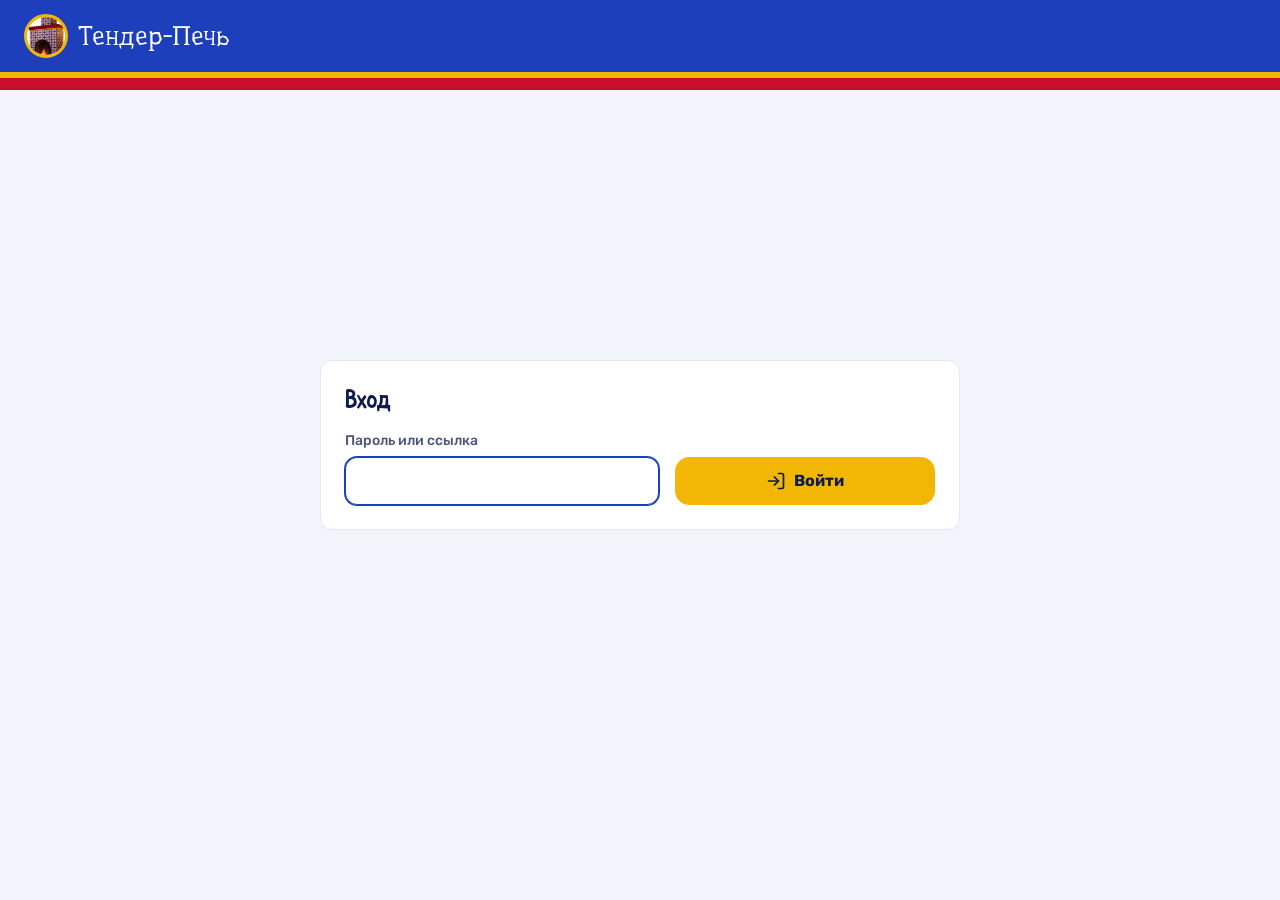
<file: app/admin/index.html>
<!doctype html>
<html lang="ru">
  <head>
    <meta charset="UTF-8" />
    <meta name="viewport" content="width=device-width, initial-scale=1, viewport-fit=cover" />
    <meta name="robots" content="noindex, nofollow" />
    <meta name="theme-color" content="#1D3FBB" />
    <title>Тендер-Печь</title>
    <link rel="icon" type="image/svg+xml" href="/app/favicon.svg" />
    <script type="module" crossorigin src="/app/assets/index-CSOdQOcN.js"></script>
    <link rel="modulepreload" crossorigin href="/app/assets/rolldown-runtime-WkwZ5CU-.js">
    <link rel="stylesheet" crossorigin href="/app/assets/index-CZGWt4Nv.css">
    <link rel="manifest" href="/manifest.webmanifest" />
    <link rel="apple-touch-icon" href="/icons/apple-touch-icon.png" />
    <meta name="mobile-web-app-capable" content="yes" />
    <meta name="apple-mobile-web-app-capable" content="yes" />
    <meta name="apple-mobile-web-app-title" content="Тендер-Печь" />
    <meta name="apple-mobile-web-app-status-bar-style" content="black-translucent" />
    <script>if('serviceWorker' in navigator)window.addEventListener('load',function(){navigator.serviceWorker.register('/sw.js').catch(function(){})})</script>
    <meta property="og:type" content="website" />
    <meta property="og:site_name" content="Тендер-Печь" />
    <meta property="og:title" content="Админ-панель" />
    <meta property="og:description" content="Готовим сметы за 15 минут, а не за несколько дней" />
    <meta property="og:url" content="https://tender-pech.ru/app/admin/" />
    <meta property="og:image" content="https://tender-pech.ru/app/og-image.png?v=3" />
    <meta property="og:image:type" content="image/png" />
    <meta property="og:image:width" content="1200" />
    <meta property="og:image:height" content="630" />
    <meta property="og:image:alt" content="Тендер-Печь: смета за 15 минут" />
    <meta property="og:locale" content="ru_RU" />
    <meta name="twitter:card" content="summary_large_image" />
    <meta name="description" content="Готовим сметы за 15 минут, а не за несколько дней" />
  </head>
  <body>
    <div id="root"></div>
  </body>
</html>
</file>
<file: prezentaciya/fonts.css>
@font-face {
  font-family: 'Golos Text';
  font-style: normal;
  font-weight: 400;
  font-display: swap;
  src: url(fonts/golos-text-cyrillic-ext-q5uCsoe9Lv.woff2) format('woff2');
  unicode-range: U+0460-052F, U+1C80-1C8A, U+20B4, U+2DE0-2DFF, U+A640-A69F, U+FE2E-FE2F;
}
@font-face {
  font-family: 'Golos Text';
  font-style: normal;
  font-weight: 400;
  font-display: swap;
  src: url(fonts/golos-text-cyrillic-q5uCsoe9Lv.woff2) format('woff2');
  unicode-range: U+0301, U+0400-045F, U+0490-0491, U+04B0-04B1, U+2116;
}
@font-face {
  font-family: 'Golos Text';
  font-style: normal;
  font-weight: 400;
  font-display: swap;
  src: url(fonts/golos-text-latin-ext-q5uCsoe9Lv.woff2) format('woff2');
  unicode-range: U+0100-02BA, U+02BD-02C5, U+02C7-02CC, U+02CE-02D7, U+02DD-02FF, U+0304, U+0308, U+0329, U+1D00-1DBF, U+1E00-1E9F, U+1EF2-1EFF, U+2020, U+20A0-20AB, U+20AD-20C4, U+2113, U+2C60-2C7F, U+A720-A7FF;
}
@font-face {
  font-family: 'Golos Text';
  font-style: normal;
  font-weight: 400;
  font-display: swap;
  src: url(fonts/golos-text-latin-q5uCsoe9Lv.woff2) format('woff2');
  unicode-range: U+0000-00FF, U+0131, U+0152-0153, U+02BB-02BC, U+02C6, U+02DA, U+02DC, U+0304, U+0308, U+0329, U+2000-206F, U+20AC, U+2122, U+2191, U+2193, U+2212, U+2215, U+FEFF, U+FFFD;
}
@font-face {
  font-family: 'Golos Text';
  font-style: normal;
  font-weight: 500;
  font-display: swap;
  src: url(fonts/golos-text-cyrillic-ext-q5uCsoe9Lv.woff2) format('woff2');
  unicode-range: U+0460-052F, U+1C80-1C8A, U+20B4, U+2DE0-2DFF, U+A640-A69F, U+FE2E-FE2F;
}
@font-face {
  font-family: 'Golos Text';
  font-style: normal;
  font-weight: 500;
  font-display: swap;
  src: url(fonts/golos-text-cyrillic-q5uCsoe9Lv.woff2) format('woff2');
  unicode-range: U+0301, U+0400-045F, U+0490-0491, U+04B0-04B1, U+2116;
}
@font-face {
  font-family: 'Golos Text';
  font-style: normal;
  font-weight: 500;
  font-display: swap;
  src: url(fonts/golos-text-latin-ext-q5uCsoe9Lv.woff2) format('woff2');
  unicode-range: U+0100-02BA, U+02BD-02C5, U+02C7-02CC, U+02CE-02D7, U+02DD-02FF, U+0304, U+0308, U+0329, U+1D00-1DBF, U+1E00-1E9F, U+1EF2-1EFF, U+2020, U+20A0-20AB, U+20AD-20C4, U+2113, U+2C60-2C7F, U+A720-A7FF;
}
@font-face {
  font-family: 'Golos Text';
  font-style: normal;
  font-weight: 500;
  font-display: swap;
  src: url(fonts/golos-text-latin-q5uCsoe9Lv.woff2) format('woff2');
  unicode-range: U+0000-00FF, U+0131, U+0152-0153, U+02BB-02BC, U+02C6, U+02DA, U+02DC, U+0304, U+0308, U+0329, U+2000-206F, U+20AC, U+2122, U+2191, U+2193, U+2212, U+2215, U+FEFF, U+FFFD;
}
@font-face {
  font-family: 'Golos Text';
  font-style: normal;
  font-weight: 600;
  font-display: swap;
  src: url(fonts/golos-text-cyrillic-ext-q5uCsoe9Lv.woff2) format('woff2');
  unicode-range: U+0460-052F, U+1C80-1C8A, U+20B4, U+2DE0-2DFF, U+A640-A69F, U+FE2E-FE2F;
}
@font-face {
  font-family: 'Golos Text';
  font-style: normal;
  font-weight: 600;
  font-display: swap;
  src: url(fonts/golos-text-cyrillic-q5uCsoe9Lv.woff2) format('woff2');
  unicode-range: U+0301, U+0400-045F, U+0490-0491, U+04B0-04B1, U+2116;
}
@font-face {
  font-family: 'Golos Text';
  font-style: normal;
  font-weight: 600;
  font-display: swap;
  src: url(fonts/golos-text-latin-ext-q5uCsoe9Lv.woff2) format('woff2');
  unicode-range: U+0100-02BA, U+02BD-02C5, U+02C7-02CC, U+02CE-02D7, U+02DD-02FF, U+0304, U+0308, U+0329, U+1D00-1DBF, U+1E00-1E9F, U+1EF2-1EFF, U+2020, U+20A0-20AB, U+20AD-20C4, U+2113, U+2C60-2C7F, U+A720-A7FF;
}
@font-face {
  font-family: 'Golos Text';
  font-style: normal;
  font-weight: 600;
  font-display: swap;
  src: url(fonts/golos-text-latin-q5uCsoe9Lv.woff2) format('woff2');
  unicode-range: U+0000-00FF, U+0131, U+0152-0153, U+02BB-02BC, U+02C6, U+02DA, U+02DC, U+0304, U+0308, U+0329, U+2000-206F, U+20AC, U+2122, U+2191, U+2193, U+2212, U+2215, U+FEFF, U+FFFD;
}
@font-face {
  font-family: 'Golos Text';
  font-style: normal;
  font-weight: 700;
  font-display: swap;
  src: url(fonts/golos-text-cyrillic-ext-q5uCsoe9Lv.woff2) format('woff2');
  unicode-range: U+0460-052F, U+1C80-1C8A, U+20B4, U+2DE0-2DFF, U+A640-A69F, U+FE2E-FE2F;
}
@font-face {
  font-family: 'Golos Text';
  font-style: normal;
  font-weight: 700;
  font-display: swap;
  src: url(fonts/golos-text-cyrillic-q5uCsoe9Lv.woff2) format('woff2');
  unicode-range: U+0301, U+0400-045F, U+0490-0491, U+04B0-04B1, U+2116;
}
@font-face {
  font-family: 'Golos Text';
  font-style: normal;
  font-weight: 700;
  font-display: swap;
  src: url(fonts/golos-text-latin-ext-q5uCsoe9Lv.woff2) format('woff2');
  unicode-range: U+0100-02BA, U+02BD-02C5, U+02C7-02CC, U+02CE-02D7, U+02DD-02FF, U+0304, U+0308, U+0329, U+1D00-1DBF, U+1E00-1E9F, U+1EF2-1EFF, U+2020, U+20A0-20AB, U+20AD-20C4, U+2113, U+2C60-2C7F, U+A720-A7FF;
}
@font-face {
  font-family: 'Golos Text';
  font-style: normal;
  font-weight: 700;
  font-display: swap;
  src: url(fonts/golos-text-latin-q5uCsoe9Lv.woff2) format('woff2');
  unicode-range: U+0000-00FF, U+0131, U+0152-0153, U+02BB-02BC, U+02C6, U+02DA, U+02DC, U+0304, U+0308, U+0329, U+2000-206F, U+20AC, U+2122, U+2191, U+2193, U+2212, U+2215, U+FEFF, U+FFFD;
}
@font-face {
  font-family: 'Podkova';
  font-style: normal;
  font-weight: 700;
  font-display: swap;
  src: url(fonts/podkova-cyrillic-ext-K2FufZ1Emf.woff2) format('woff2');
  unicode-range: U+0460-052F, U+1C80-1C8A, U+20B4, U+2DE0-2DFF, U+A640-A69F, U+FE2E-FE2F;
}
@font-face {
  font-family: 'Podkova';
  font-style: normal;
  font-weight: 700;
  font-display: swap;
  src: url(fonts/podkova-cyrillic-K2FufZ1Emf.woff2) format('woff2');
  unicode-range: U+0301, U+0400-045F, U+0490-0491, U+04B0-04B1, U+2116;
}
@font-face {
  font-family: 'Podkova';
  font-style: normal;
  font-weight: 700;
  font-display: swap;
  src: url(fonts/podkova-latin-ext-K2FufZ1Emf.woff2) format('woff2');
  unicode-range: U+0100-02BA, U+02BD-02C5, U+02C7-02CC, U+02CE-02D7, U+02DD-02FF, U+0304, U+0308, U+0329, U+1D00-1DBF, U+1E00-1E9F, U+1EF2-1EFF, U+2020, U+20A0-20AB, U+20AD-20C4, U+2113, U+2C60-2C7F, U+A720-A7FF;
}
@font-face {
  font-family: 'Podkova';
  font-style: normal;
  font-weight: 700;
  font-display: swap;
  src: url(fonts/podkova-latin-K2FufZ1Emf.woff2) format('woff2');
  unicode-range: U+0000-00FF, U+0131, U+0152-0153, U+02BB-02BC, U+02C6, U+02DA, U+02DC, U+0304, U+0308, U+0329, U+2000-206F, U+20AC, U+2122, U+2191, U+2193, U+2212, U+2215, U+FEFF, U+FFFD;
}
@font-face {
  font-family: 'Ruslan Display';
  font-style: normal;
  font-weight: 400;
  font-display: swap;
  src: url(fonts/ruslan-display-cyrillic-Gw6jwczl81.woff2) format('woff2');
  unicode-range: U+0301, U+0400-045F, U+0490-0491, U+04B0-04B1, U+2116;
}
@font-face {
  font-family: 'Ruslan Display';
  font-style: normal;
  font-weight: 400;
  font-display: swap;
  src: url(fonts/ruslan-display-latin-ext-Gw6jwczl81.woff2) format('woff2');
  unicode-range: U+0100-02BA, U+02BD-02C5, U+02C7-02CC, U+02CE-02D7, U+02DD-02FF, U+0304, U+0308, U+0329, U+1D00-1DBF, U+1E00-1E9F, U+1EF2-1EFF, U+2020, U+20A0-20AB, U+20AD-20C4, U+2113, U+2C60-2C7F, U+A720-A7FF;
}
@font-face {
  font-family: 'Ruslan Display';
  font-style: normal;
  font-weight: 400;
  font-display: swap;
  src: url(fonts/ruslan-display-latin-Gw6jwczl81.woff2) format('woff2');
  unicode-range: U+0000-00FF, U+0131, U+0152-0153, U+02BB-02BC, U+02C6, U+02DA, U+02DC, U+0304, U+0308, U+0329, U+2000-206F, U+20AC, U+2122, U+2191, U+2193, U+2212, U+2215, U+FEFF, U+FFFD;
}
</file>
